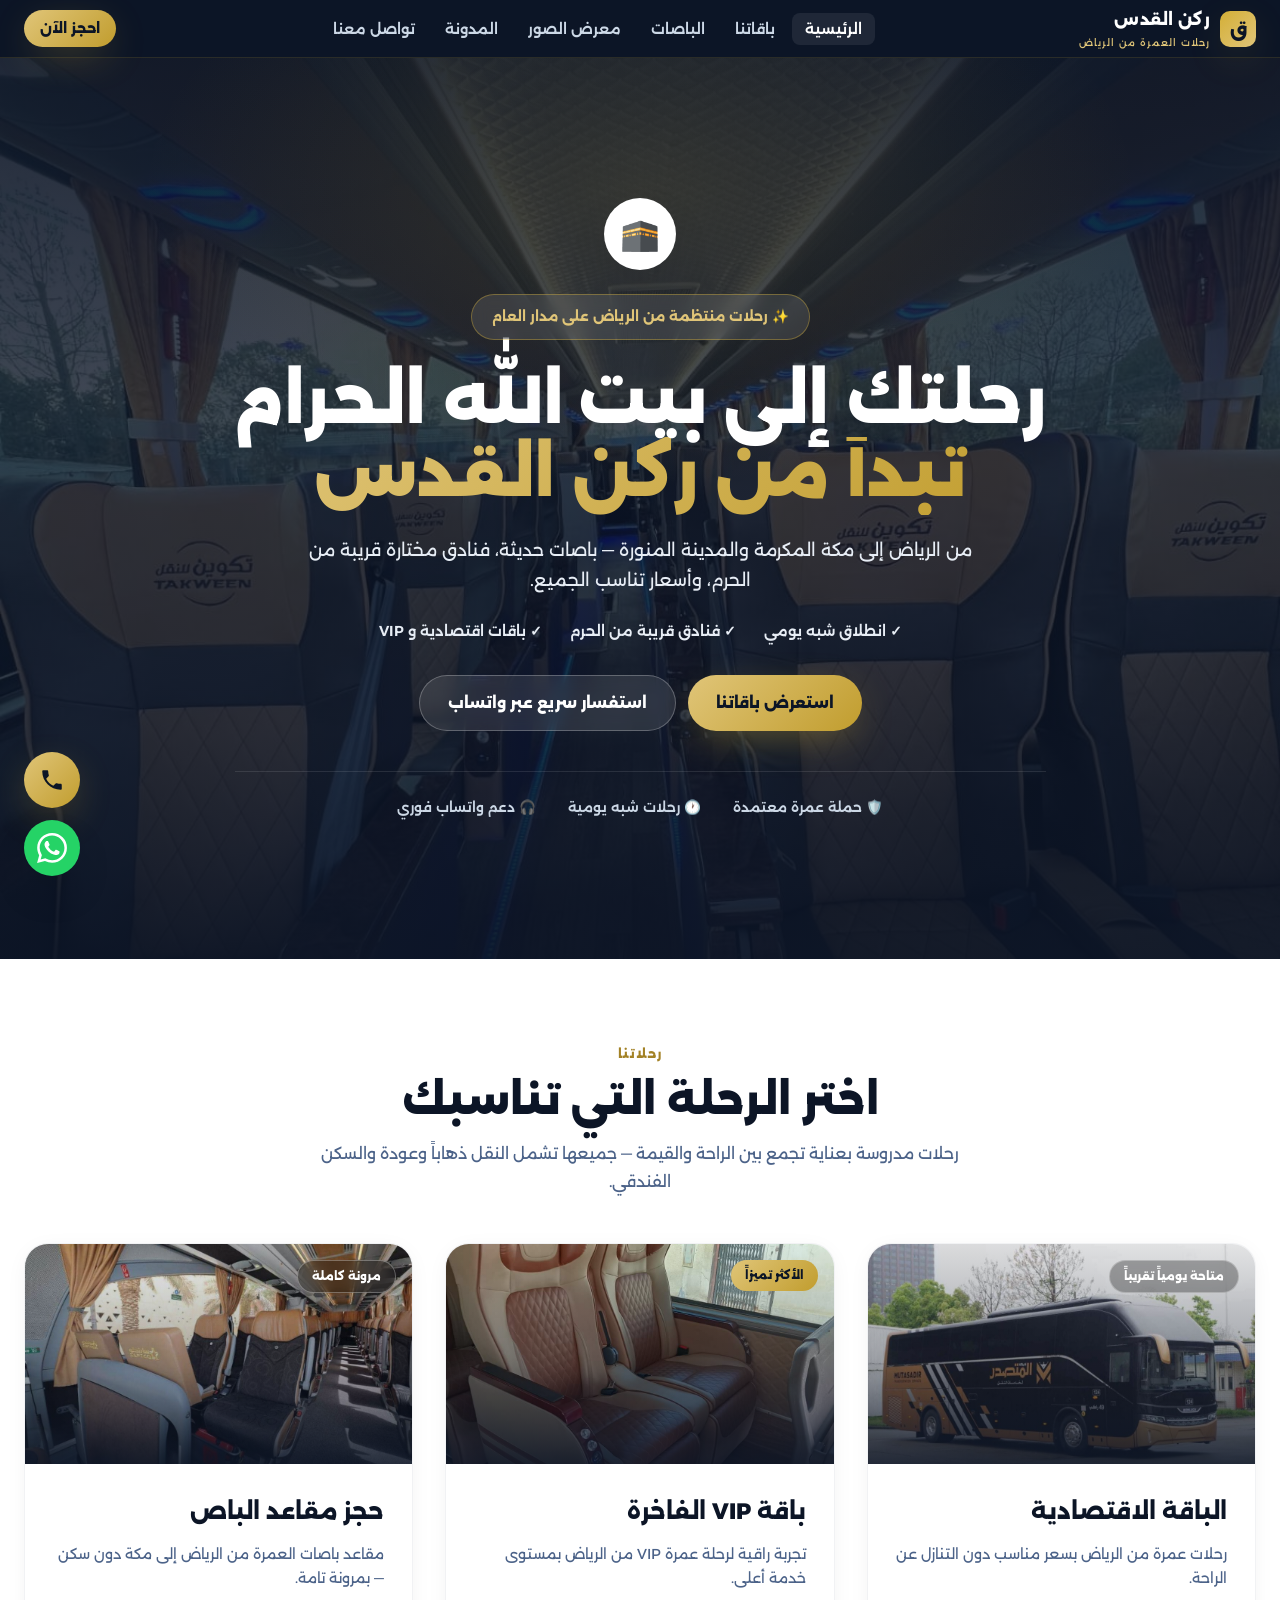
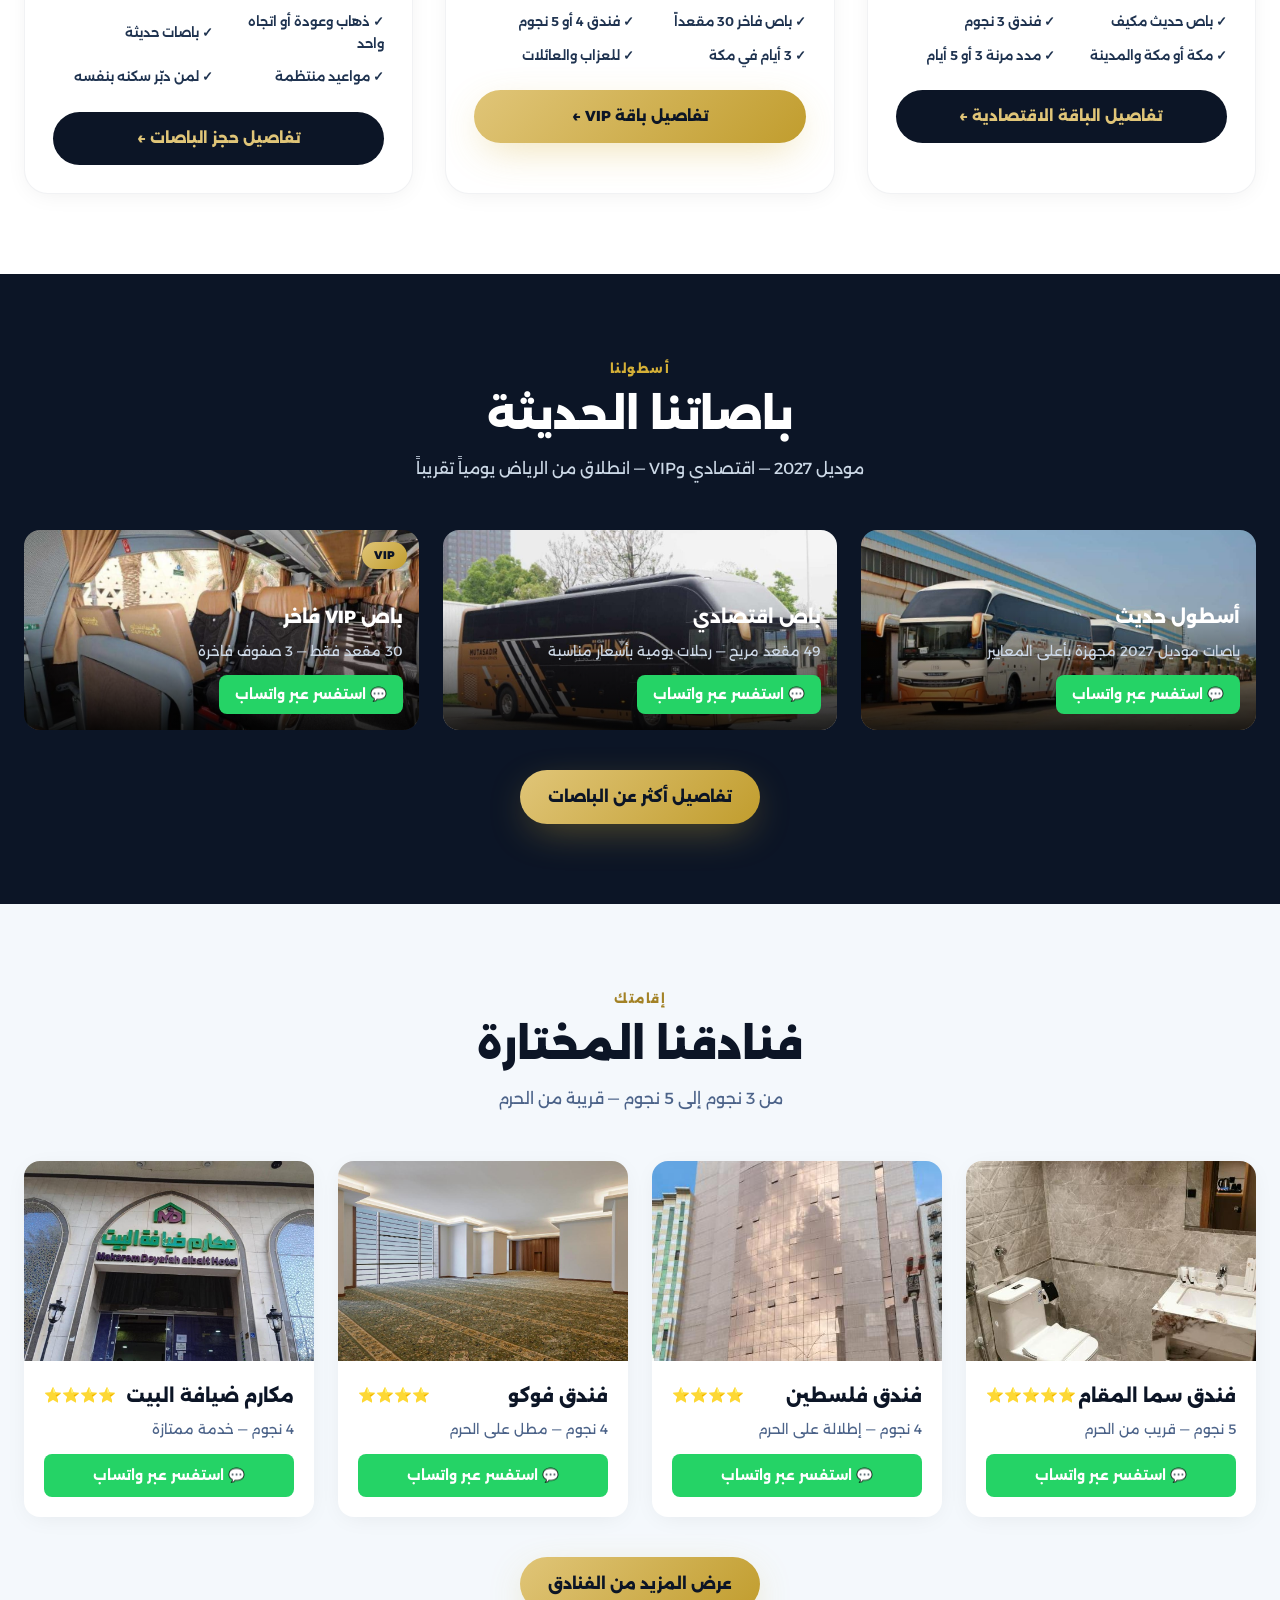
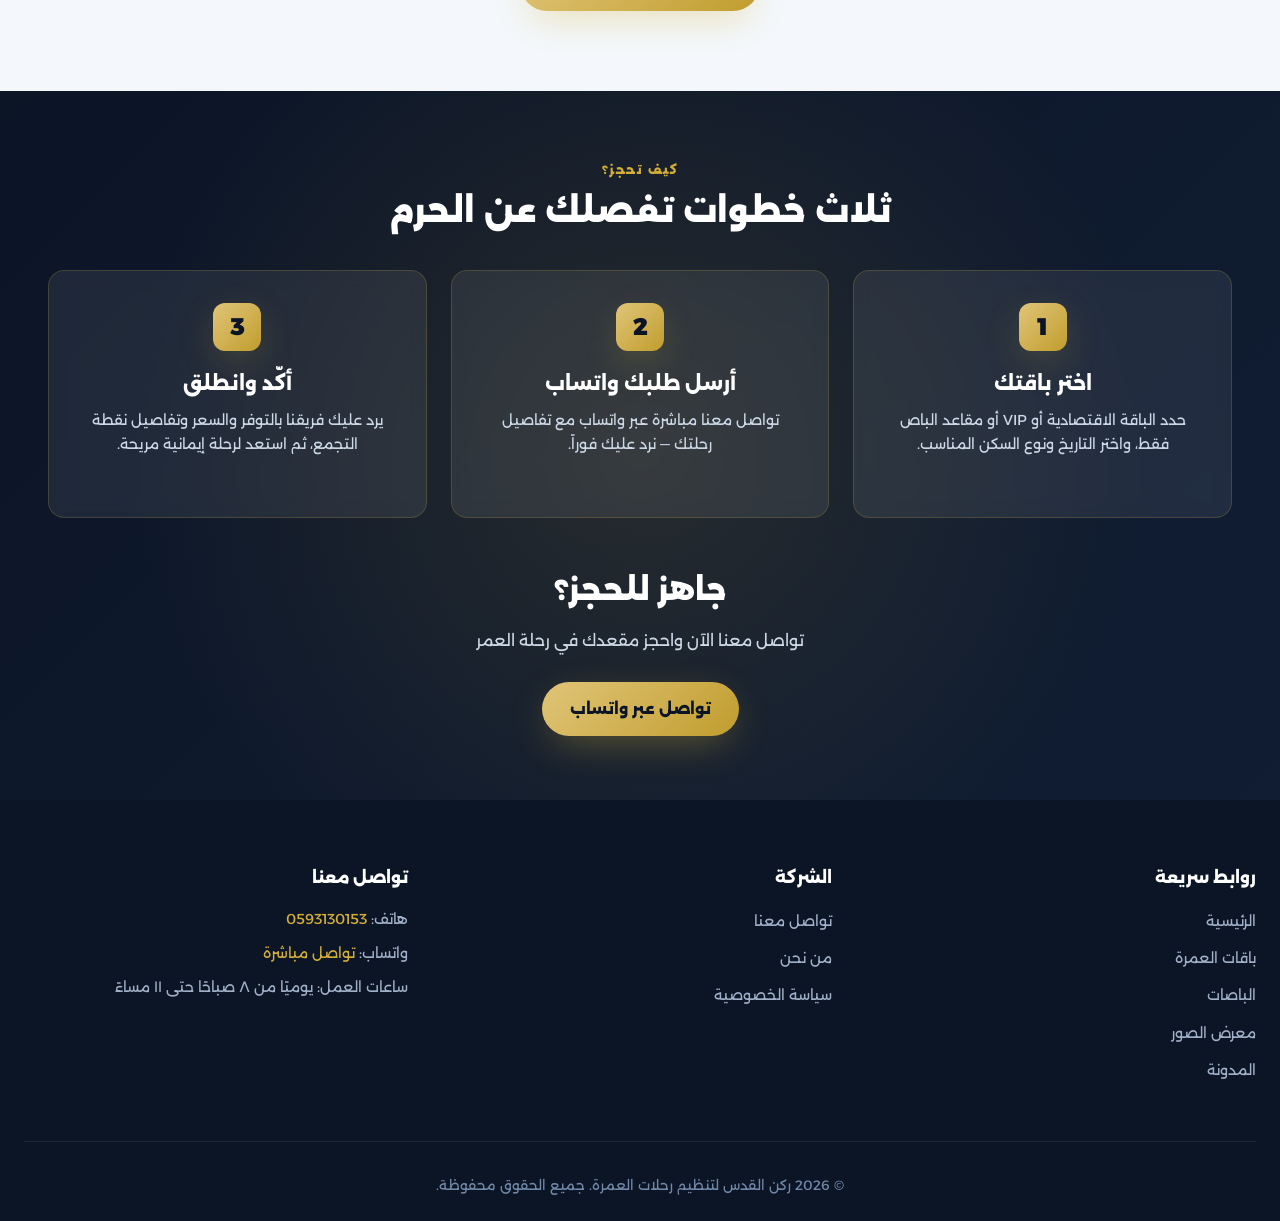
<file: index.html>
<!DOCTYPE html>
<html lang="ar" dir="rtl">
<head>

  <!-- Google tag (gtag.js) -->
<script async src="https://www.googletagmanager.com/gtag/js?id=AW-18353720010"></script>
<script>
  window.dataLayer = window.dataLayer || [];
  function gtag(){dataLayer.push(arguments);}
  gtag('js', new Date());

  gtag('config', 'AW-18353720010');
</script>

  <!-- Event snippet for مشاهدة صفحة conversion page -->
<script>
  gtag('event', 'conversion', {
      'send_to': 'AW-18353720010/2n0HCMbVheocEMqV3q9E',
      'value': 1.0,
      'currency': 'EGP'
  });
</script>


  <!-- Event snippet for مشاهدة صفحة conversion page
In your html page, add the snippet and call gtag_report_conversion when someone clicks on the chosen link or button. -->
<script>
function gtag_report_conversion(url) {
  var callback = function () {
    if (typeof(url) != 'undefined') {
      window.location = url;
    }
  };
  gtag('event', 'conversion', {
      'send_to': 'AW-18353720010/2n0HCMbVheocEMqV3q9E',
      'value': 1.0,
      'currency': 'EGP',
      'event_callback': callback
  });
  return false;
}
</script>


  
<meta charset="UTF-8">
<meta name="viewport" content="width=device-width, initial-scale=1.0">
<title>ركن القدس | رحلات عمرة من الرياض</title>
<meta name="description" content="ركن القدس لتنظيم رحلات العمرة من الرياض — باقات اقتصادية وVIP، فنادق قريبة من الحرم، باصات حديثة، انطلاق شبه يومي.">
<link rel="stylesheet" href="style.css">
</head>
<body>

<header class="site">
  <nav class="main">
    <a href="index.html" class="brand">
      <span class="mark">ق</span>
      <span class="name">ركن القدس<span>رحلات العمرة من الرياض</span></span>
    </a>
    <ul>
      <li><a href="index.html" class="active">الرئيسية</a></li>
      <li><a href="packages.html">باقاتنا</a></li>
      <li><a href="buses.html">الباصات</a></li>
      <li><a href="gallery.html">معرض الصور</a></li>
      <li><a href="blog.html">المدونة</a></li>
      <li><a href="contact.html">تواصل معنا</a></li>
    </ul>
    <a class="nav-cta" href="https://wa.me/966593130153" target="_blank" rel="noopener">احجز الآن</a>
    <button class="burger" aria-label="فتح القائمة" aria-expanded="false">☰</button>
  </nav>
</header>

<a class="call-float" href="tel:+966593130153" aria-label="اتصال مباشر"><svg width="26" height="26" viewBox="0 0 24 24" xmlns="http://www.w3.org/2000/svg"><path d="M6.62 10.79c1.44 2.83 3.76 5.14 6.59 6.59l2.2-2.2c.27-.27.67-.36 1.02-.24 1.12.37 2.33.57 3.57.57.55 0 1 .45 1 1V20c0 .55-.45 1-1 1-9.39 0-17-7.61-17-17 0-.55.45-1 1-1h3.5c.55 0 1 .45 1 1 0 1.25.2 2.45.57 3.57.11.35.03.74-.25 1.02l-2.2 2.2z"/></svg></a>
<a class="wa-float" href="https://wa.me/966593130153" target="_blank" rel="noopener" aria-label="تواصل عبر واتساب"><svg width="30" height="30" viewBox="0 0 24 24" xmlns="http://www.w3.org/2000/svg"><path d="M17.472 14.382c-.297-.149-1.758-.867-2.03-.967-.273-.099-.471-.148-.67.15-.197.297-.767.966-.94 1.164-.173.199-.347.223-.644.075-.297-.15-1.255-.463-2.39-1.475-.883-.788-1.48-1.761-1.653-2.059-.173-.297-.018-.458.13-.606.134-.133.298-.347.446-.52.149-.174.198-.298.298-.497.099-.198.05-.371-.025-.52-.075-.149-.669-1.612-.916-2.207-.242-.579-.487-.5-.669-.51-.173-.008-.371-.01-.57-.01-.198 0-.52.074-.792.372-.272.297-1.04 1.016-1.04 2.479 0 1.462 1.065 2.875 1.213 3.074.149.198 2.096 3.2 5.077 4.487.709.306 1.262.489 1.694.625.712.227 1.36.195 1.871.118.571-.085 1.758-.719 2.006-1.413.248-.694.248-1.289.173-1.413-.074-.124-.272-.198-.57-.347m-5.421 7.403h-.004a9.87 9.87 0 01-5.031-1.378l-.361-.214-3.741.982.998-3.648-.235-.374a9.86 9.86 0 01-1.51-5.26c.001-5.45 4.436-9.884 9.888-9.884 2.64 0 5.122 1.03 6.988 2.898a9.825 9.825 0 012.893 6.994c-.003 5.45-4.437 9.884-9.885 9.884m8.413-18.297A11.815 11.815 0 0012.05 0C5.495 0 .16 5.335.157 11.892c0 2.096.547 4.142 1.588 5.945L.057 24l6.305-1.654a11.882 11.882 0 005.683 1.448h.005c6.554 0 11.89-5.335 11.893-11.893a11.821 11.821 0 00-3.48-8.413z"/></svg></a>

<!-- الهيرو -->
<section class="hero">
  <div class="hero-bg">
    <img src="images/1.jpg" alt="الحرم المكي الشريف" class="hero-bg-slide" id="hero-slide-1">
    <img src="images/3.jpg" alt="الكعبة المشرفة" class="hero-bg-slide" id="hero-slide-2" style="opacity:0;">
    <img src="images/4.jpg" alt="المسجد النبوي" class="hero-bg-slide" id="hero-slide-3" style="opacity:0;">
    <div class="hero-bg-overlay"></div>
    <div class="hero-bg-glow"></div>
  </div>

  <div class="hero-content">
    <div class="hero-icon">🕋</div>

    <span class="hero-badge">
      ✨ رحلات منتظمة من الرياض على مدار العام
    </span>

    <h1>
      رحلتك إلى بيت الله الحرام
      <span class="accent">تبدأ من ركن القدس</span>
    </h1>

    <p class="lead">
      من الرياض إلى مكة المكرمة والمدينة المنورة — باصات حديثة، فنادق مختارة قريبة من الحرم، وأسعار تناسب الجميع.
    </p>

    <div class="hero-features">
      <span>✓ انطلاق شبه يومي</span>
      <span>✓ فنادق قريبة من الحرم</span>
      <span>✓ باقات اقتصادية و VIP</span>
    </div>

    <div class="hero-actions">
      <a class="btn btn-gold" href="packages.html">استعرض باقاتنا</a>
      <a class="btn btn-outline" href="https://wa.me/966593130153" target="_blank" rel="noopener">استفسار سريع عبر واتساب</a>
    </div>

    <div class="hero-trust">
      <span>🛡️ حملة عمرة معتمدة</span>
      <span>🕐 رحلات شبه يومية</span>
      <span>🎧 دعم واتساب فوري</span>
    </div>
  </div>
</section>

<!-- الباقات -->
<section style="background:white;">
  <div class="wrap">
    <div class="section-head reveal">
      <span class="section-badge">رحلاتنا</span>
      <h2>اختر الرحلة التي تناسبك</h2>
      <p>رحلات مدروسة بعناية تجمع بين الراحة والقيمة — جميعها تشمل النقل ذهاباً وعودة والسكن الفندقي.</p>
    </div>

    <div class="packages-grid">

      <!-- الباقة الاقتصادية -->
      <article class="package-card reveal">
        <div class="package-img">
          <img src="images/buses/باص من الخارج.jpg" alt="الباقة الاقتصادية">
          <div class="package-img-overlay"></div>
          <span class="package-badge eco">متاحة يومياً تقريباً</span>
        </div>
        <div class="package-body">
          <h3 class="package-title">الباقة الاقتصادية</h3>
          <p class="package-desc">رحلات عمرة من الرياض بسعر مناسب دون التنازل عن الراحة.</p>
          <div class="package-features">
            <span>✓ باص حديث مكيف</span>
            <span>✓ فندق 3 نجوم</span>
            <span>✓ مكة أو مكة والمدينة</span>
            <span>✓ مدد مرنة 3 أو 5 أيام</span>
          </div>
          <a href="packages.html" class="package-cta">
            تفاصيل الباقة الاقتصادية ←
          </a>
        </div>
      </article>

      <!-- باقة VIP -->
      <article class="package-card reveal">
        <div class="package-img">
          <img src="images/vip.jpg" alt="باقة VIP">
          <div class="package-img-overlay"></div>
          <span class="package-badge vip">الأكثر تميزاً</span>
        </div>
        <div class="package-body">
          <h3 class="package-title">باقة VIP الفاخرة</h3>
          <p class="package-desc">تجربة راقية لرحلة عمرة VIP من الرياض بمستوى خدمة أعلى.</p>
          <div class="package-features">
            <span>✓ باص فاخر 30 مقعداً</span>
            <span>✓ فندق 4 أو 5 نجوم</span>
            <span>✓ 3 أيام في مكة</span>
            <span>✓ للعزاب والعائلات</span>
          </div>
          <a href="packages.html" class="package-cta gold">
            تفاصيل باقة VIP ←
          </a>
        </div>
      </article>

      <!-- حجز مقاعد الباص -->
      <article class="package-card reveal">
        <div class="package-img">
          <img src="images/buses/باص من الداخل 2.jpg" alt="حجز مقاعد الباص">
          <div class="package-img-overlay"></div>
          <span class="package-badge eco">مرونة كاملة</span>
        </div>
        <div class="package-body">
          <h3 class="package-title">حجز مقاعد الباص</h3>
          <p class="package-desc">مقاعد باصات العمرة من الرياض إلى مكة دون سكن — بمرونة تامة.</p>
          <div class="package-features">
            <span>✓ ذهاب وعودة أو اتجاه واحد</span>
            <span>✓ باصات حديثة</span>
            <span>✓ مواعيد منتظمة</span>
            <span>✓ لمن دبّر سكنه بنفسه</span>
          </div>
          <a href="buses.html" class="package-cta">
            تفاصيل حجز الباصات ←
          </a>
        </div>
      </article>

    </div>
  </div>
</section>

<!-- قسم الباصات -->
<section style="background:var(--ink-950);color:white;">
  <div class="wrap">
    <div class="section-head reveal">
      <span class="section-badge" style="color:var(--gold-400);">أسطولنا</span>
      <h2 style="color:white;">باصاتنا الحديثة</h2>
      <p style="color:var(--ink-200);">موديل 2027 — اقتصادي وVIP — انطلاق من الرياض يومياً تقريباً</p>
    </div>

    <div style="display:grid;grid-template-columns:repeat(auto-fit,minmax(300px,1fr));gap:24px;margin-bottom:40px;">

      <div class="reveal" style="position:relative;border-radius:16px;overflow:hidden;background:var(--ink-900);">
        <img src="images/buses/اسطول باصات.jpeg" alt="أسطول الباصات" style="width:100%;height:200px;object-fit:cover;">
        <div style="position:absolute;inset:0;background:linear-gradient(to top,rgba(0,0,0,0.85) 0%,transparent 60%);"></div>
        <div style="position:absolute;bottom:0;left:0;right:0;padding:16px;">
          <h3 style="font-size:1.1rem;font-weight:800;margin-bottom:8px;">أسطول حديث</h3>
          <p style="font-size:0.85rem;color:var(--ink-200);margin-bottom:12px;">باصات موديل 2027 مجهزة بأعلى المعايير</p>
          <a href="https://wa.me/966593130153?text=أريد الاستفسار عن الباصات" target="_blank" rel="noopener" style="display:inline-flex;align-items:center;gap:6px;background:#25D366;color:white;padding:8px 16px;border-radius:8px;font-size:0.85rem;font-weight:700;">
            💬 استفسر عبر واتساب
          </a>
        </div>
      </div>

      <div class="reveal" style="position:relative;border-radius:16px;overflow:hidden;background:var(--ink-900);">
        <img src="images/buses/باص من الخارج.jpg" alt="باص من الخارج" style="width:100%;height:200px;object-fit:cover;">
        <div style="position:absolute;inset:0;background:linear-gradient(to top,rgba(0,0,0,0.85) 0%,transparent 60%);"></div>
        <div style="position:absolute;bottom:0;left:0;right:0;padding:16px;">
          <h3 style="font-size:1.1rem;font-weight:800;margin-bottom:8px;">باص اقتصادي</h3>
          <p style="font-size:0.85rem;color:var(--ink-200);margin-bottom:12px;">49 مقعد مريح — رحلات يومية بأسعار مناسبة</p>
          <a href="https://wa.me/966593130153?text=أريد الاستفسار عن الباص الاقتصادي" target="_blank" rel="noopener" style="display:inline-flex;align-items:center;gap:6px;background:#25D366;color:white;padding:8px 16px;border-radius:8px;font-size:0.85rem;font-weight:700;">
            💬 استفسر عبر واتساب
          </a>
        </div>
      </div>

      <div class="reveal" style="position:relative;border-radius:16px;overflow:hidden;background:var(--ink-900);">
        <img src="images/buses/باص من الداخل 2.jpg" alt="باص VIP من الداخل" style="width:100%;height:200px;object-fit:cover;">
        <div style="position:absolute;inset:0;background:linear-gradient(to top,rgba(0,0,0,0.85) 0%,transparent 60%);"></div>
        <div style="position:absolute;top:12px;right:12px;background:linear-gradient(135deg,var(--gold-300),var(--gold-500));color:var(--ink-950);font-size:0.7rem;font-weight:900;padding:4px 12px;border-radius:999px;">VIP</div>
        <div style="position:absolute;bottom:0;left:0;right:0;padding:16px;">
          <h3 style="font-size:1.1rem;font-weight:800;margin-bottom:8px;">باص VIP فاخر</h3>
          <p style="font-size:0.85rem;color:var(--ink-200);margin-bottom:12px;">30 مقعد فقط — 3 صفوف فاخرة</p>
          <a href="https://wa.me/966593130153?text=أريد الاستفسار عن باص VIP" target="_blank" rel="noopener" style="display:inline-flex;align-items:center;gap:6px;background:#25D366;color:white;padding:8px 16px;border-radius:8px;font-size:0.85rem;font-weight:700;">
            💬 استفسر عبر واتساب
          </a>
        </div>
      </div>

    </div>

    <div style="text-align:center;" class="reveal">
      <a href="buses.html" class="btn btn-gold">تفاصيل أكثر عن الباصات</a>
    </div>
  </div>
</section>

<!-- الفنادق -->
<section style="background:#f4f8fc;">
  <div class="wrap">
    <div class="section-head reveal">
      <span class="section-badge">إقامتك</span>
      <h2>فنادقنا المختارة</h2>
      <p>من 3 نجوم إلى 5 نجوم — قريبة من الحرم</p>
    </div>

    <div style="display:grid;grid-template-columns:repeat(auto-fit,minmax(280px,1fr));gap:24px;">

      <div class="reveal" style="background:white;border-radius:16px;overflow:hidden;box-shadow:var(--shadow-soft);">
        <img src="images/hotels/sama-1.jpg" alt="فندق سما المقام" style="width:100%;height:200px;object-fit:cover;">
        <div style="padding:20px;">
          <div style="display:flex;align-items:center;justify-content:space-between;margin-bottom:8px;">
            <h3 style="font-size:1.1rem;font-weight:800;color:var(--ink-950);">فندق سما المقام</h3>
            <span style="color:var(--gold-500);font-size:0.9rem;">⭐⭐⭐⭐⭐</span>
          </div>
          <p style="font-size:0.85rem;color:var(--ink-500);margin-bottom:12px;">5 نجوم — قريب من الحرم</p>
          <a href="https://wa.me/966593130153?text=أريد الاستفسار عن فندق سما المقام" target="_blank" rel="noopener" style="display:flex;align-items:center;justify-content:center;gap:6px;background:#25D366;color:white;padding:10px;border-radius:8px;font-size:0.85rem;font-weight:700;">
            💬 استفسر عبر واتساب
          </a>
        </div>
      </div>

      <div class="reveal" style="background:white;border-radius:16px;overflow:hidden;box-shadow:var(--shadow-soft);">
        <img src="images/hotels/palestine-1.jpg" alt="فندق فلسطين" style="width:100%;height:200px;object-fit:cover;">
        <div style="padding:20px;">
          <div style="display:flex;align-items:center;justify-content:space-between;margin-bottom:8px;">
            <h3 style="font-size:1.1rem;font-weight:800;color:var(--ink-950);">فندق فلسطين</h3>
            <span style="color:var(--gold-500);font-size:0.9rem;">⭐⭐⭐⭐</span>
          </div>
          <p style="font-size:0.85rem;color:var(--ink-500);margin-bottom:12px;">4 نجوم — إطلالة على الحرم</p>
          <a href="https://wa.me/966593130153?text=أريد الاستفسار عن فندق فلسطين" target="_blank" rel="noopener" style="display:flex;align-items:center;justify-content:center;gap:6px;background:#25D366;color:white;padding:10px;border-radius:8px;font-size:0.85rem;font-weight:700;">
            💬 استفسر عبر واتساب
          </a>
        </div>
      </div>

      <div class="reveal" style="background:white;border-radius:16px;overflow:hidden;box-shadow:var(--shadow-soft);">
        <img src="images/hotels/fuko-1.jpg" alt="فندق فوكو" style="width:100%;height:200px;object-fit:cover;">
        <div style="padding:20px;">
          <div style="display:flex;align-items:center;justify-content:space-between;margin-bottom:8px;">
            <h3 style="font-size:1.1rem;font-weight:800;color:var(--ink-950);">فندق فوكو</h3>
            <span style="color:var(--gold-500);font-size:0.9rem;">⭐⭐⭐⭐</span>
          </div>
          <p style="font-size:0.85rem;color:var(--ink-500);margin-bottom:12px;">4 نجوم — مطل على الحرم</p>
          <a href="https://wa.me/966593130153?text=أريد الاستفسار عن فندق فوكو" target="_blank" rel="noopener" style="display:flex;align-items:center;justify-content:center;gap:6px;background:#25D366;color:white;padding:10px;border-radius:8px;font-size:0.85rem;font-weight:700;">
            💬 استفسر عبر واتساب
          </a>
        </div>
      </div>

      <div class="reveal" style="background:white;border-radius:16px;overflow:hidden;box-shadow:var(--shadow-soft);">
        <img src="images/hotels/makarem-1.jpg" alt="مكارم ضيافة البيت" style="width:100%;height:200px;object-fit:cover;">
        <div style="padding:20px;">
          <div style="display:flex;align-items:center;justify-content:space-between;margin-bottom:8px;">
            <h3 style="font-size:1.1rem;font-weight:800;color:var(--ink-950);">مكارم ضيافة البيت</h3>
            <span style="color:var(--gold-500);font-size:0.9rem;">⭐⭐⭐⭐</span>
          </div>
          <p style="font-size:0.85rem;color:var(--ink-500);margin-bottom:12px;">4 نجوم — خدمة ممتازة</p>
          <a href="https://wa.me/966593130153?text=أريد الاستفسار عن مكارم ضيافة البيت" target="_blank" rel="noopener" style="display:flex;align-items:center;justify-content:center;gap:6px;background:#25D366;color:white;padding:10px;border-radius:8px;font-size:0.85rem;font-weight:700;">
            💬 استفسر عبر واتساب
          </a>
        </div>
      </div>

    </div>

    <div style="text-align:center;margin-top:40px;">
      <a href="gallery.html" class="btn btn-gold reveal">عرض المزيد من الفنادق</a>
    </div>
  </div>
</section>

<!-- خطوات الحجز -->
<section class="cta-band">
  <div class="wrap">
    <div class="section-head reveal" style="margin-bottom:40px;">
      <span class="section-badge" style="color:var(--gold-400);">كيف تحجز؟</span>
      <h2 style="color:white;">ثلاث خطوات تفصلك عن الحرم</h2>
    </div>

    <div style="display:grid;grid-template-columns:repeat(auto-fit,minmax(280px,1fr));gap:24px;margin-bottom:48px;">
      <div class="reveal" style="background:rgba(255,255,255,0.08);backdrop-filter:blur(8px);border-radius:16px;padding:32px;text-align:center;border:1px solid rgba(212,175,55,0.2);">
        <div style="width:48px;height:48px;margin:0 auto 16px;background:linear-gradient(135deg,var(--gold-300),var(--gold-500));border-radius:12px;display:grid;place-items:center;font-size:1.5rem;font-weight:900;color:var(--ink-950);box-shadow:var(--shadow-gold);">1</div>
        <h3 style="font-size:1.2rem;font-weight:800;color:white;margin-bottom:8px;">اختر باقتك</h3>
        <p style="font-size:0.9rem;color:var(--ink-200);line-height:1.7;">حدد الباقة الاقتصادية أو VIP أو مقاعد الباص فقط، واختر التاريخ ونوع السكن المناسب.</p>
      </div>
      <div class="reveal" style="background:rgba(255,255,255,0.08);backdrop-filter:blur(8px);border-radius:16px;padding:32px;text-align:center;border:1px solid rgba(212,175,55,0.2);">
        <div style="width:48px;height:48px;margin:0 auto 16px;background:linear-gradient(135deg,var(--gold-300),var(--gold-500));border-radius:12px;display:grid;place-items:center;font-size:1.5rem;font-weight:900;color:var(--ink-950);box-shadow:var(--shadow-gold);">2</div>
        <h3 style="font-size:1.2rem;font-weight:800;color:white;margin-bottom:8px;">أرسل طلبك واتساب</h3>
        <p style="font-size:0.9rem;color:var(--ink-200);line-height:1.7;">تواصل معنا مباشرة عبر واتساب مع تفاصيل رحلتك — نرد عليك فوراً.</p>
      </div>
      <div class="reveal" style="background:rgba(255,255,255,0.08);backdrop-filter:blur(8px);border-radius:16px;padding:32px;text-align:center;border:1px solid rgba(212,175,55,0.2);">
        <div style="width:48px;height:48px;margin:0 auto 16px;background:linear-gradient(135deg,var(--gold-300),var(--gold-500));border-radius:12px;display:grid;place-items:center;font-size:1.5rem;font-weight:900;color:var(--ink-950);box-shadow:var(--shadow-gold);">3</div>
        <h3 style="font-size:1.2rem;font-weight:800;color:white;margin-bottom:8px;">أكّد وانطلق</h3>
        <p style="font-size:0.9rem;color:var(--ink-200);line-height:1.7;">يرد عليك فريقنا بالتوفر والسعر وتفاصيل نقطة التجمع، ثم استعد لرحلة إيمانية مريحة.</p>
      </div>
    </div>

    <div class="reveal">
      <h2 style="font-size:1.8rem;margin-bottom:12px;">جاهز للحجز؟</h2>
      <p style="font-size:1rem;color:var(--ink-200);margin-bottom:28px;">تواصل معنا الآن واحجز مقعدك في رحلة العمر</p>
      <a class="btn btn-gold" href="https://wa.me/966593130153" target="_blank" rel="noopener">تواصل عبر واتساب</a>
    </div>
  </div>
</section>

<footer class="site-footer">
  <div class="wrap">
    <div class="footer-grid">
      <div class="footer-col">
        <h4>روابط سريعة</h4>
        <ul>
          <li><a href="index.html">الرئيسية</a></li>
          <li><a href="packages.html">باقات العمرة</a></li>
          <li><a href="buses.html">الباصات</a></li>
          <li><a href="gallery.html">معرض الصور</a></li>
          <li><a href="blog.html">المدونة</a></li>
        </ul>
      </div>
      <div class="footer-col">
        <h4>الشركة</h4>
        <ul>
          <li><a href="contact.html">تواصل معنا</a></li>
          <li><a href="#">من نحن</a></li>
          <li><a href="#">سياسة الخصوصية</a></li>
        </ul>
      </div>
      <div class="footer-col">
        <h4>تواصل معنا</h4>
        <p>هاتف: <a href="tel:+966593130153">0593130153</a></p>
        <p>واتساب: <a href="https://wa.me/966593130153" target="_blank" rel="noopener">تواصل مباشرة</a></p>
        <p>ساعات العمل: يوميًا من ٨ صباحًا حتى ١١ مساءً</p>
      </div>
    </div>
    <div class="footer-bottom">
      <p>© 2026 ركن القدس لتنظيم رحلات العمرة. جميع الحقوق محفوظة.</p>
    </div>
  </div>
</footer>

<script src="script.js"></script>
<script>
// Hero background slideshow
(function(){
  var slides = document.querySelectorAll('.hero-bg-slide');
  if(slides.length > 1){
    var idx = 0;
    setInterval(function(){
      idx = (idx + 1) % slides.length;
      slides.forEach(function(s, i){
        s.style.opacity = i === idx ? '1' : '0';
      });
    }, 5000);
  }
})();

// Reveal animation on scroll
(function(){
  var observer = new IntersectionObserver(function(entries){
    entries.forEach(function(e){
      if(e.isIntersecting){
        e.target.classList.add('visible');
        observer.unobserve(e.target);
      }
    });
  }, {threshold: 0.1});

  document.querySelectorAll('.reveal').forEach(function(el){
    observer.observe(el);
  });
})();
</script>
</body>
</html>
</file>
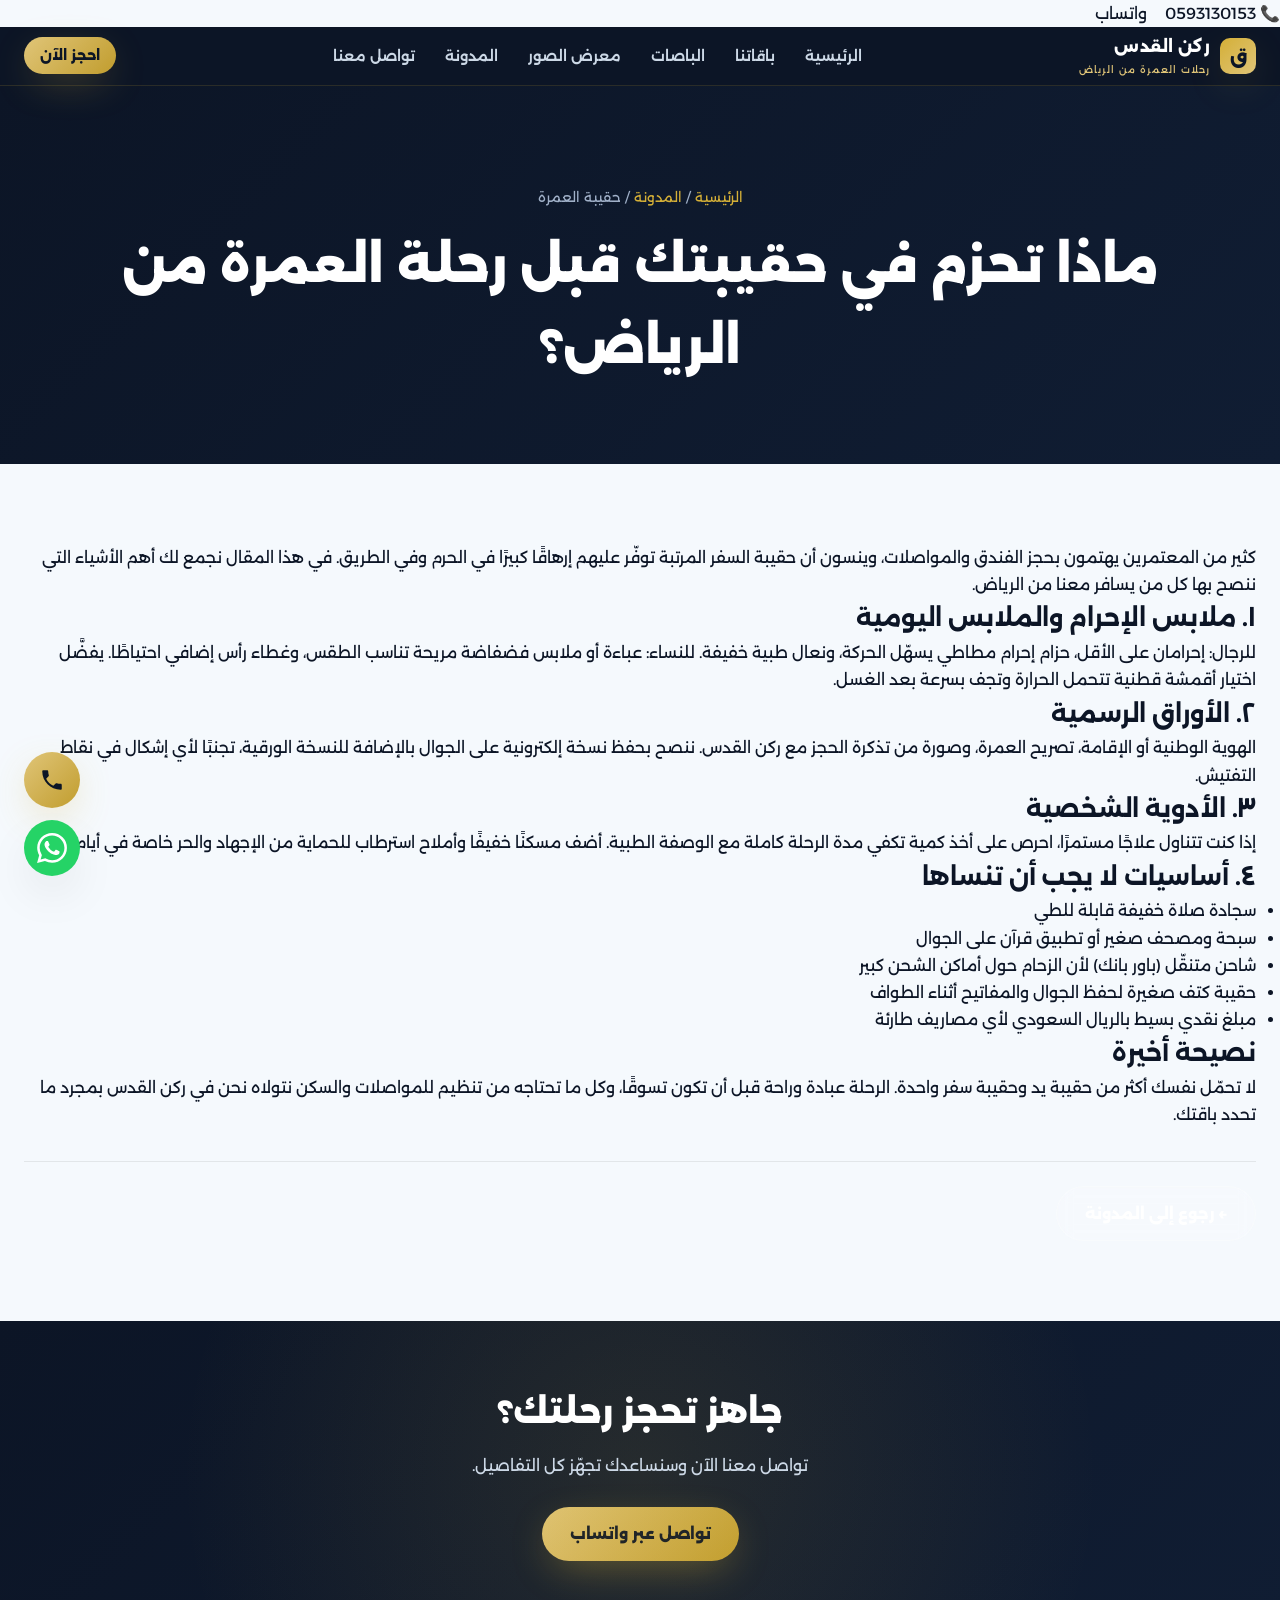
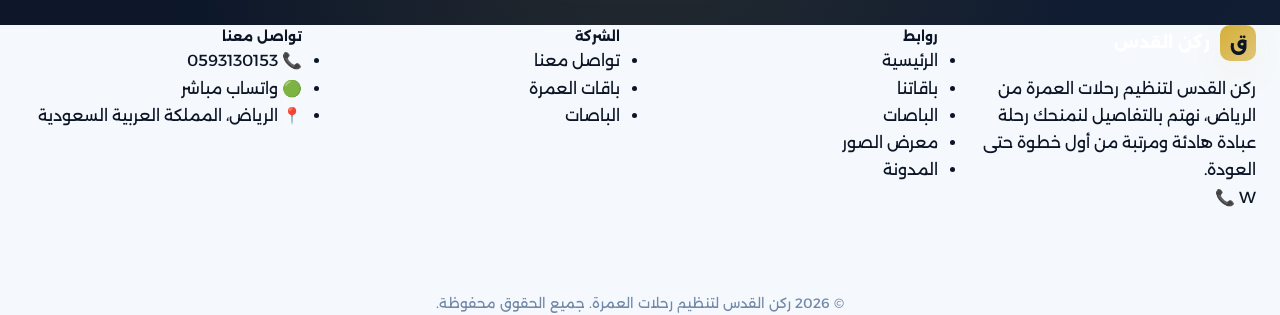
<file: blog-post-1.html>
<!DOCTYPE html>
<html lang="ar" dir="rtl">
<head>
<meta charset="UTF-8">
<meta name="viewport" content="width=device-width, initial-scale=1.0">
<title>ماذا تحزم في حقيبتك قبل رحلة العمرة؟ | ركن القدس</title>
<link rel="stylesheet" href="style.css">
</head>
<body>

    <div style="display:flex;gap:18px;">
      <a href="tel:+966593130153">📞 0593130153</a>
      <a href="https://wa.me/966593130153" target="_blank" rel="noopener">واتساب</a>
    </div>
  </div>
</div>

<header class="site">
  <nav class="main">
    <a href="index.html" class="brand">
      <span class="mark">ق</span>
      <span class="name">ركن القدس<span>رحلات العمرة من الرياض</span></span>
    </a>
    <ul>
      <li><a href="index.html">الرئيسية</a></li>
      <li><a href="packages.html">باقاتنا</a></li>
      <li><a href="buses.html">الباصات</a></li>
      <li><a href="gallery.html">معرض الصور</a></li>
      <li><a href="blog.html">المدونة</a></li>
      <li><a href="contact.html">تواصل معنا</a></li>
    </ul>
    <a class="nav-cta" href="https://wa.me/966593130153" target="_blank" rel="noopener">احجز الآن</a>
    <button class="burger" aria-label="فتح القائمة" aria-expanded="false">☰</button>
  </nav>
</header>

<a class="call-float" href="tel:+966593130153" aria-label="اتصال مباشر"><svg width="26" height="26" viewBox="0 0 24 24" xmlns="http://www.w3.org/2000/svg"><path d="M6.62 10.79c1.44 2.83 3.76 5.14 6.59 6.59l2.2-2.2c.27-.27.67-.36 1.02-.24 1.12.37 2.33.57 3.57.57.55 0 1 .45 1 1V20c0 .55-.45 1-1 1-9.39 0-17-7.61-17-17 0-.55.45-1 1-1h3.5c.55 0 1 .45 1 1 0 1.25.2 2.45.57 3.57.11.35.03.74-.25 1.02l-2.2 2.2z"/></svg></a>
<a class="wa-float" href="https://wa.me/966593130153" target="_blank" rel="noopener" aria-label="تواصل عبر واتساب"><svg width="30" height="30" viewBox="0 0 24 24" xmlns="http://www.w3.org/2000/svg"><path d="M17.472 14.382c-.297-.149-1.758-.867-2.03-.967-.273-.099-.471-.148-.67.15-.197.297-.767.966-.94 1.164-.173.199-.347.223-.644.075-.297-.15-1.255-.463-2.39-1.475-.883-.788-1.48-1.761-1.653-2.059-.173-.297-.018-.458.13-.606.134-.133.298-.347.446-.52.149-.174.198-.298.298-.497.099-.198.05-.371-.025-.52-.075-.149-.669-1.612-.916-2.207-.242-.579-.487-.5-.669-.51-.173-.008-.371-.01-.57-.01-.198 0-.52.074-.792.372-.272.297-1.04 1.016-1.04 2.479 0 1.462 1.065 2.875 1.213 3.074.149.198 2.096 3.2 5.077 4.487.709.306 1.262.489 1.694.625.712.227 1.36.195 1.871.118.571-.085 1.758-.719 2.006-1.413.248-.694.248-1.289.173-1.413-.074-.124-.272-.198-.57-.347m-5.421 7.403h-.004a9.87 9.87 0 01-5.031-1.378l-.361-.214-3.741.982.998-3.648-.235-.374a9.86 9.86 0 01-1.51-5.26c.001-5.45 4.436-9.884 9.888-9.884 2.64 0 5.122 1.03 6.988 2.898a9.825 9.825 0 012.893 6.994c-.003 5.45-4.437 9.884-9.885 9.884m8.413-18.297A11.815 11.815 0 0012.05 0C5.495 0 .16 5.335.157 11.892c0 2.096.547 4.142 1.588 5.945L.057 24l6.305-1.654a11.882 11.882 0 005.683 1.448h.005c6.554 0 11.89-5.335 11.893-11.893a11.821 11.821 0 00-3.48-8.413z"/></svg></a>

<section class="page-hero">
  <div class="wrap">
    <div class="breadcrumb"><a href="index.html">الرئيسية</a> / <a href="blog.html">المدونة</a> / حقيبة العمرة</div>
    <h1>ماذا تحزم في حقيبتك قبل رحلة العمرة من الرياض؟</h1>
  </div>
</section>

<section>
  <div class="wrap">
    <article class="blog-post">
      <p>كثير من المعتمرين يهتمون بحجز الفندق والمواصلات، وينسون أن حقيبة السفر المرتبة توفّر عليهم إرهاقًا كبيرًا في الحرم وفي الطريق. في هذا المقال نجمع لك أهم الأشياء التي ننصح بها كل من يسافر معنا من الرياض.</p>

      <h2>١. ملابس الإحرام والملابس اليومية</h2>
      <p>للرجال: إحرامان على الأقل، حزام إحرام مطاطي يسهّل الحركة، ونعال طبية خفيفة. للنساء: عباءة أو ملابس فضفاضة مريحة تناسب الطقس، وغطاء رأس إضافي احتياطًا. يفضَّل اختيار أقمشة قطنية تتحمل الحرارة وتجف بسرعة بعد الغسل.</p>

      <h2>٢. الأوراق الرسمية</h2>
      <p>الهوية الوطنية أو الإقامة، تصريح العمرة، وصورة من تذكرة الحجز مع ركن القدس. ننصح بحفظ نسخة إلكترونية على الجوال بالإضافة للنسخة الورقية، تجنبًا لأي إشكال في نقاط التفتيش.</p>

      <h2>٣. الأدوية الشخصية</h2>
      <p>إذا كنت تتناول علاجًا مستمرًا، احرص على أخذ كمية تكفي مدة الرحلة كاملة مع الوصفة الطبية. أضف مسكنًا خفيفًا وأملاح استرطاب للحماية من الإجهاد والحر خاصة في أيام الزحام.</p>

      <h2>٤. أساسيات لا يجب أن تنساها</h2>
      <ul>
        <li>سجادة صلاة خفيفة قابلة للطي</li>
        <li>سبحة ومصحف صغير أو تطبيق قرآن على الجوال</li>
        <li>شاحن متنقّل (باور بانك) لأن الزحام حول أماكن الشحن كبير</li>
        <li>حقيبة كتف صغيرة لحفظ الجوال والمفاتيح أثناء الطواف</li>
        <li>مبلغ نقدي بسيط بالريال السعودي لأي مصاريف طارئة</li>
      </ul>

      <h2>نصيحة أخيرة</h2>
      <p>لا تحمّل نفسك أكثر من حقيبة يد وحقيبة سفر واحدة. الرحلة عبادة وراحة قبل أن تكون تسوقًا، وكل ما تحتاجه من تنظيم للمواصلات والسكن نتولاه نحن في ركن القدس بمجرد ما تحدد باقتك.</p>

      <div style="margin-top:32px;padding-top:24px;border-top:1px solid rgba(0,0,0,.08);">
        <a class="btn btn-outline" href="blog.html">← رجوع إلى المدونة</a>
      </div>
    </article>
  </div>
</section>

<section class="cta-band">
  <div class="wrap">
    <h2>جاهز تحجز رحلتك؟</h2>
    <p>تواصل معنا الآن وسنساعدك تجهّز كل التفاصيل.</p>
    <a class="btn btn-gold" href="https://wa.me/966593130153" target="_blank" rel="noopener">تواصل عبر واتساب</a>
  </div>
</section>

<footer class="site">
  <div class="wrap">
    <div class="footer-grid">
      <div>
        <a href="index.html" class="brand" style="margin-bottom:14px;display:flex;">
          <span class="mark">ق</span>
          <span class="name">ركن القدس</span>
        </a>
        <p class="about">ركن القدس لتنظيم رحلات العمرة من الرياض، نهتم بالتفاصيل لنمنحك رحلة عبادة هادئة ومرتبة من أول خطوة حتى العودة.</p>
        <div class="social">
          <a href="https://wa.me/966593130153" target="_blank" rel="noopener" aria-label="واتساب">W</a>
          <a href="tel:+966593130153" aria-label="اتصال">📞</a>
        </div>
      </div>
      <div>
        <h5>روابط</h5>
        <ul>
          <li><a href="index.html">الرئيسية</a></li>
          <li><a href="packages.html">باقاتنا</a></li>
          <li><a href="buses.html">الباصات</a></li>
      <li><a href="gallery.html">معرض الصور</a></li>
          <li><a href="blog.html">المدونة</a></li>
        </ul>
      </div>
      <div>
        <h5>الشركة</h5>
        <ul>
          <li><a href="contact.html">تواصل معنا</a></li>
          <li><a href="packages.html">باقات العمرة</a></li>
          <li><a href="buses.html">الباصات</a></li>
        </ul>
      </div>
      <div>
        <h5>تواصل معنا</h5>
        <ul>
          <li>📞 <a href="tel:+966593130153">0593130153</a></li>
          <li>🟢 <a href="https://wa.me/966593130153" target="_blank" rel="noopener">واتساب مباشر</a></li>
          <li>📍 الرياض، المملكة العربية السعودية</li>
        </ul>
      </div>
    </div>
    <div class="footer-bottom">© 2026 ركن القدس لتنظيم رحلات العمرة. جميع الحقوق محفوظة.</div>
  </div>
</footer>

<script src="script.js"></script>
</body>
</html>
</file>
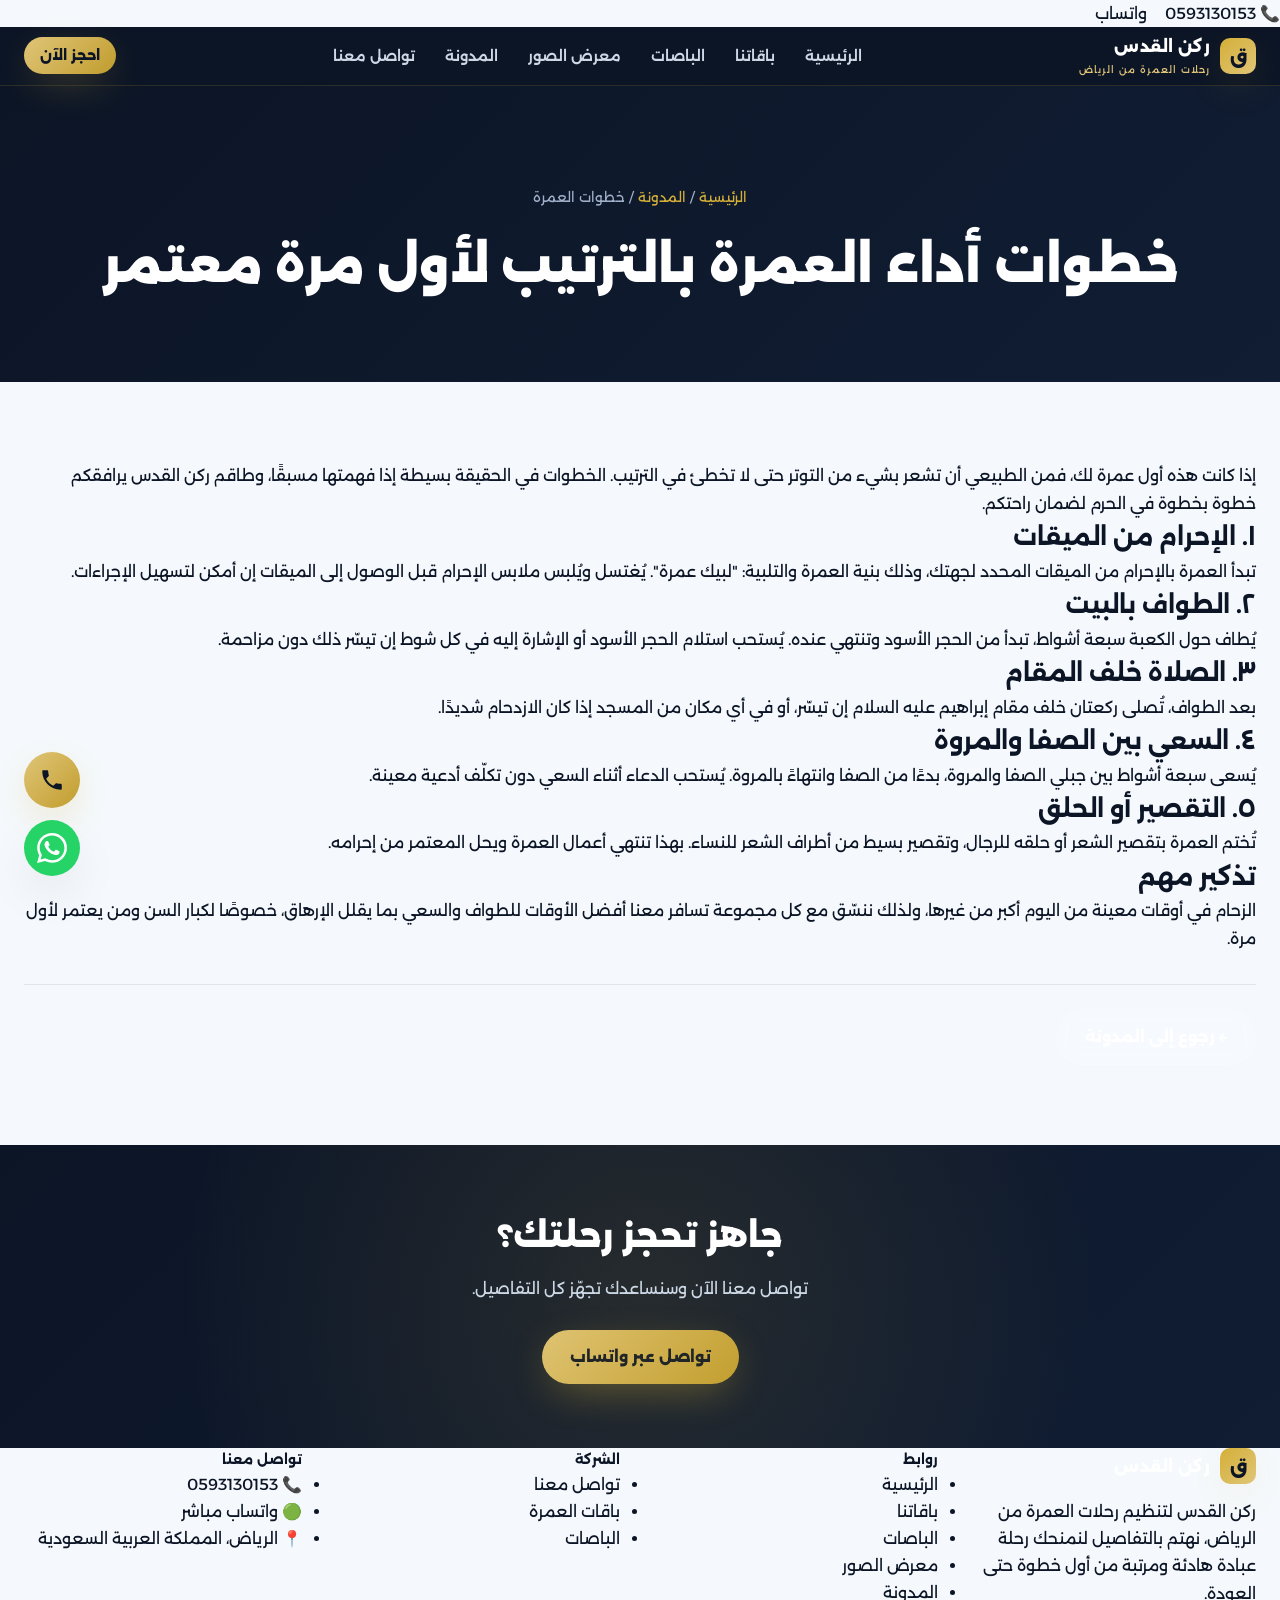
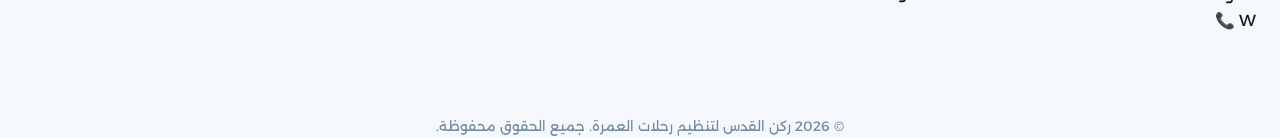
<file: blog-post-2.html>
<!DOCTYPE html>
<html lang="ar" dir="rtl">
<head>
<meta charset="UTF-8">
<meta name="viewport" content="width=device-width, initial-scale=1.0">
<title>خطوات أداء العمرة بالترتيب | ركن القدس</title>
<link rel="stylesheet" href="style.css">
</head>
<body>

    <div style="display:flex;gap:18px;">
      <a href="tel:+966593130153">📞 0593130153</a>
      <a href="https://wa.me/966593130153" target="_blank" rel="noopener">واتساب</a>
    </div>
  </div>
</div>

<header class="site">
  <nav class="main">
    <a href="index.html" class="brand">
      <span class="mark">ق</span>
      <span class="name">ركن القدس<span>رحلات العمرة من الرياض</span></span>
    </a>
    <ul>
      <li><a href="index.html">الرئيسية</a></li>
      <li><a href="packages.html">باقاتنا</a></li>
      <li><a href="buses.html">الباصات</a></li>
      <li><a href="gallery.html">معرض الصور</a></li>
      <li><a href="blog.html">المدونة</a></li>
      <li><a href="contact.html">تواصل معنا</a></li>
    </ul>
    <a class="nav-cta" href="https://wa.me/966593130153" target="_blank" rel="noopener">احجز الآن</a>
    <button class="burger" aria-label="فتح القائمة" aria-expanded="false">☰</button>
  </nav>
</header>

<a class="call-float" href="tel:+966593130153" aria-label="اتصال مباشر"><svg width="26" height="26" viewBox="0 0 24 24" xmlns="http://www.w3.org/2000/svg"><path d="M6.62 10.79c1.44 2.83 3.76 5.14 6.59 6.59l2.2-2.2c.27-.27.67-.36 1.02-.24 1.12.37 2.33.57 3.57.57.55 0 1 .45 1 1V20c0 .55-.45 1-1 1-9.39 0-17-7.61-17-17 0-.55.45-1 1-1h3.5c.55 0 1 .45 1 1 0 1.25.2 2.45.57 3.57.11.35.03.74-.25 1.02l-2.2 2.2z"/></svg></a>
<a class="wa-float" href="https://wa.me/966593130153" target="_blank" rel="noopener" aria-label="تواصل عبر واتساب"><svg width="30" height="30" viewBox="0 0 24 24" xmlns="http://www.w3.org/2000/svg"><path d="M17.472 14.382c-.297-.149-1.758-.867-2.03-.967-.273-.099-.471-.148-.67.15-.197.297-.767.966-.94 1.164-.173.199-.347.223-.644.075-.297-.15-1.255-.463-2.39-1.475-.883-.788-1.48-1.761-1.653-2.059-.173-.297-.018-.458.13-.606.134-.133.298-.347.446-.52.149-.174.198-.298.298-.497.099-.198.05-.371-.025-.52-.075-.149-.669-1.612-.916-2.207-.242-.579-.487-.5-.669-.51-.173-.008-.371-.01-.57-.01-.198 0-.52.074-.792.372-.272.297-1.04 1.016-1.04 2.479 0 1.462 1.065 2.875 1.213 3.074.149.198 2.096 3.2 5.077 4.487.709.306 1.262.489 1.694.625.712.227 1.36.195 1.871.118.571-.085 1.758-.719 2.006-1.413.248-.694.248-1.289.173-1.413-.074-.124-.272-.198-.57-.347m-5.421 7.403h-.004a9.87 9.87 0 01-5.031-1.378l-.361-.214-3.741.982.998-3.648-.235-.374a9.86 9.86 0 01-1.51-5.26c.001-5.45 4.436-9.884 9.888-9.884 2.64 0 5.122 1.03 6.988 2.898a9.825 9.825 0 012.893 6.994c-.003 5.45-4.437 9.884-9.885 9.884m8.413-18.297A11.815 11.815 0 0012.05 0C5.495 0 .16 5.335.157 11.892c0 2.096.547 4.142 1.588 5.945L.057 24l6.305-1.654a11.882 11.882 0 005.683 1.448h.005c6.554 0 11.89-5.335 11.893-11.893a11.821 11.821 0 00-3.48-8.413z"/></svg></a>

<section class="page-hero">
  <div class="wrap">
    <div class="breadcrumb"><a href="index.html">الرئيسية</a> / <a href="blog.html">المدونة</a> / خطوات العمرة</div>
    <h1>خطوات أداء العمرة بالترتيب لأول مرة معتمر</h1>
  </div>
</section>

<section>
  <div class="wrap">
    <article class="blog-post">
      <p>إذا كانت هذه أول عمرة لك، فمن الطبيعي أن تشعر بشيء من التوتر حتى لا تخطئ في الترتيب. الخطوات في الحقيقة بسيطة إذا فهمتها مسبقًا، وطاقم ركن القدس يرافقكم خطوة بخطوة في الحرم لضمان راحتكم.</p>

      <h2>١. الإحرام من الميقات</h2>
      <p>تبدأ العمرة بالإحرام من الميقات المحدد لجهتك، وذلك بنية العمرة والتلبية: "لبيك عمرة". يُغتسل ويُلبس ملابس الإحرام قبل الوصول إلى الميقات إن أمكن لتسهيل الإجراءات.</p>

      <h2>٢. الطواف بالبيت</h2>
      <p>يُطاف حول الكعبة سبعة أشواط، تبدأ من الحجر الأسود وتنتهي عنده. يُستحب استلام الحجر الأسود أو الإشارة إليه في كل شوط إن تيسّر ذلك دون مزاحمة.</p>

      <h2>٣. الصلاة خلف المقام</h2>
      <p>بعد الطواف، تُصلى ركعتان خلف مقام إبراهيم عليه السلام إن تيسّر، أو في أي مكان من المسجد إذا كان الازدحام شديدًا.</p>

      <h2>٤. السعي بين الصفا والمروة</h2>
      <p>يُسعى سبعة أشواط بين جبلي الصفا والمروة، بدءًا من الصفا وانتهاءً بالمروة. يُستحب الدعاء أثناء السعي دون تكلّف أدعية معينة.</p>

      <h2>٥. التقصير أو الحلق</h2>
      <p>تُختم العمرة بتقصير الشعر أو حلقه للرجال، وتقصير بسيط من أطراف الشعر للنساء. بهذا تنتهي أعمال العمرة ويحل المعتمر من إحرامه.</p>

      <h2>تذكير مهم</h2>
      <p>الزحام في أوقات معينة من اليوم أكبر من غيرها، ولذلك ننسّق مع كل مجموعة تسافر معنا أفضل الأوقات للطواف والسعي بما يقلل الإرهاق، خصوصًا لكبار السن ومن يعتمر لأول مرة.</p>

      <div style="margin-top:32px;padding-top:24px;border-top:1px solid rgba(0,0,0,.08);">
        <a class="btn btn-outline" href="blog.html">← رجوع إلى المدونة</a>
      </div>
    </article>
  </div>
</section>

<section class="cta-band">
  <div class="wrap">
    <h2>جاهز تحجز رحلتك؟</h2>
    <p>تواصل معنا الآن وسنساعدك تجهّز كل التفاصيل.</p>
    <a class="btn btn-gold" href="https://wa.me/966593130153" target="_blank" rel="noopener">تواصل عبر واتساب</a>
  </div>
</section>

<footer class="site">
  <div class="wrap">
    <div class="footer-grid">
      <div>
        <a href="index.html" class="brand" style="margin-bottom:14px;display:flex;">
          <span class="mark">ق</span>
          <span class="name">ركن القدس</span>
        </a>
        <p class="about">ركن القدس لتنظيم رحلات العمرة من الرياض، نهتم بالتفاصيل لنمنحك رحلة عبادة هادئة ومرتبة من أول خطوة حتى العودة.</p>
        <div class="social">
          <a href="https://wa.me/966593130153" target="_blank" rel="noopener" aria-label="واتساب">W</a>
          <a href="tel:+966593130153" aria-label="اتصال">📞</a>
        </div>
      </div>
      <div>
        <h5>روابط</h5>
        <ul>
          <li><a href="index.html">الرئيسية</a></li>
          <li><a href="packages.html">باقاتنا</a></li>
          <li><a href="buses.html">الباصات</a></li>
      <li><a href="gallery.html">معرض الصور</a></li>
          <li><a href="blog.html">المدونة</a></li>
        </ul>
      </div>
      <div>
        <h5>الشركة</h5>
        <ul>
          <li><a href="contact.html">تواصل معنا</a></li>
          <li><a href="packages.html">باقات العمرة</a></li>
          <li><a href="buses.html">الباصات</a></li>
        </ul>
      </div>
      <div>
        <h5>تواصل معنا</h5>
        <ul>
          <li>📞 <a href="tel:+966593130153">0593130153</a></li>
          <li>🟢 <a href="https://wa.me/966593130153" target="_blank" rel="noopener">واتساب مباشر</a></li>
          <li>📍 الرياض، المملكة العربية السعودية</li>
        </ul>
      </div>
    </div>
    <div class="footer-bottom">© 2026 ركن القدس لتنظيم رحلات العمرة. جميع الحقوق محفوظة.</div>
  </div>
</footer>

<script src="script.js"></script>
</body>
</html>
</file>
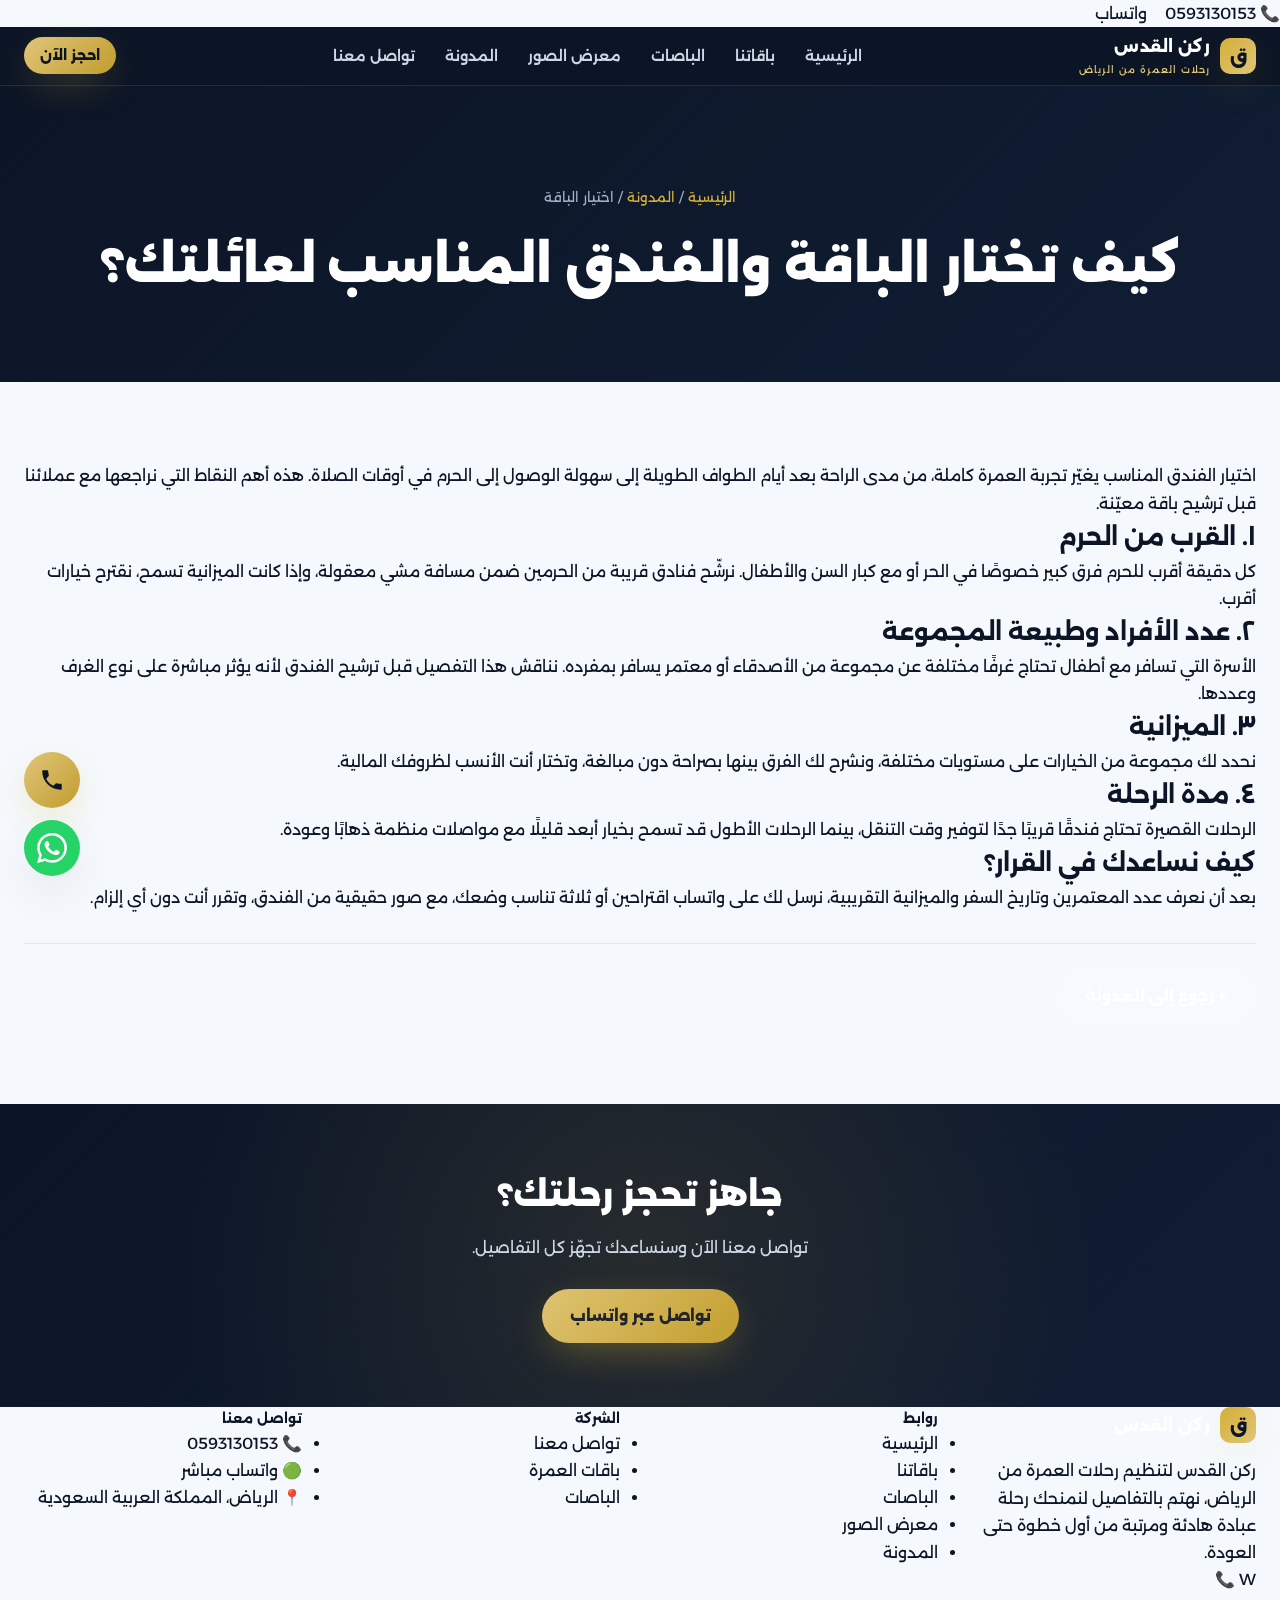
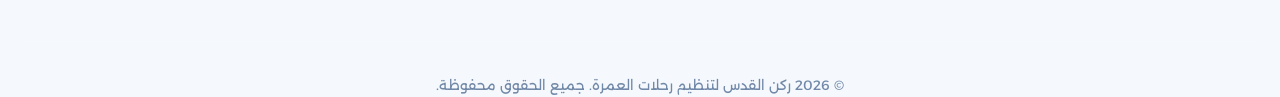
<file: blog-post-3.html>
<!DOCTYPE html>
<html lang="ar" dir="rtl">
<head>
<meta charset="UTF-8">
<meta name="viewport" content="width=device-width, initial-scale=1.0">
<title>كيف تختار الباقة والفندق المناسب؟ | ركن القدس</title>
<link rel="stylesheet" href="style.css">
</head>
<body>

    <div style="display:flex;gap:18px;">
      <a href="tel:+966593130153">📞 0593130153</a>
      <a href="https://wa.me/966593130153" target="_blank" rel="noopener">واتساب</a>
    </div>
  </div>
</div>

<header class="site">
  <nav class="main">
    <a href="index.html" class="brand">
      <span class="mark">ق</span>
      <span class="name">ركن القدس<span>رحلات العمرة من الرياض</span></span>
    </a>
    <ul>
      <li><a href="index.html">الرئيسية</a></li>
      <li><a href="packages.html">باقاتنا</a></li>
      <li><a href="buses.html">الباصات</a></li>
      <li><a href="gallery.html">معرض الصور</a></li>
      <li><a href="blog.html">المدونة</a></li>
      <li><a href="contact.html">تواصل معنا</a></li>
    </ul>
    <a class="nav-cta" href="https://wa.me/966593130153" target="_blank" rel="noopener">احجز الآن</a>
    <button class="burger" aria-label="فتح القائمة" aria-expanded="false">☰</button>
  </nav>
</header>

<a class="call-float" href="tel:+966593130153" aria-label="اتصال مباشر"><svg width="26" height="26" viewBox="0 0 24 24" xmlns="http://www.w3.org/2000/svg"><path d="M6.62 10.79c1.44 2.83 3.76 5.14 6.59 6.59l2.2-2.2c.27-.27.67-.36 1.02-.24 1.12.37 2.33.57 3.57.57.55 0 1 .45 1 1V20c0 .55-.45 1-1 1-9.39 0-17-7.61-17-17 0-.55.45-1 1-1h3.5c.55 0 1 .45 1 1 0 1.25.2 2.45.57 3.57.11.35.03.74-.25 1.02l-2.2 2.2z"/></svg></a>
<a class="wa-float" href="https://wa.me/966593130153" target="_blank" rel="noopener" aria-label="تواصل عبر واتساب"><svg width="30" height="30" viewBox="0 0 24 24" xmlns="http://www.w3.org/2000/svg"><path d="M17.472 14.382c-.297-.149-1.758-.867-2.03-.967-.273-.099-.471-.148-.67.15-.197.297-.767.966-.94 1.164-.173.199-.347.223-.644.075-.297-.15-1.255-.463-2.39-1.475-.883-.788-1.48-1.761-1.653-2.059-.173-.297-.018-.458.13-.606.134-.133.298-.347.446-.52.149-.174.198-.298.298-.497.099-.198.05-.371-.025-.52-.075-.149-.669-1.612-.916-2.207-.242-.579-.487-.5-.669-.51-.173-.008-.371-.01-.57-.01-.198 0-.52.074-.792.372-.272.297-1.04 1.016-1.04 2.479 0 1.462 1.065 2.875 1.213 3.074.149.198 2.096 3.2 5.077 4.487.709.306 1.262.489 1.694.625.712.227 1.36.195 1.871.118.571-.085 1.758-.719 2.006-1.413.248-.694.248-1.289.173-1.413-.074-.124-.272-.198-.57-.347m-5.421 7.403h-.004a9.87 9.87 0 01-5.031-1.378l-.361-.214-3.741.982.998-3.648-.235-.374a9.86 9.86 0 01-1.51-5.26c.001-5.45 4.436-9.884 9.888-9.884 2.64 0 5.122 1.03 6.988 2.898a9.825 9.825 0 012.893 6.994c-.003 5.45-4.437 9.884-9.885 9.884m8.413-18.297A11.815 11.815 0 0012.05 0C5.495 0 .16 5.335.157 11.892c0 2.096.547 4.142 1.588 5.945L.057 24l6.305-1.654a11.882 11.882 0 005.683 1.448h.005c6.554 0 11.89-5.335 11.893-11.893a11.821 11.821 0 00-3.48-8.413z"/></svg></a>

<section class="page-hero">
  <div class="wrap">
    <div class="breadcrumb"><a href="index.html">الرئيسية</a> / <a href="blog.html">المدونة</a> / اختيار الباقة</div>
    <h1>كيف تختار الباقة والفندق المناسب لعائلتك؟</h1>
  </div>
</section>

<section>
  <div class="wrap">
    <article class="blog-post">
      <p>اختيار الفندق المناسب يغيّر تجربة العمرة كاملة، من مدى الراحة بعد أيام الطواف الطويلة إلى سهولة الوصول إلى الحرم في أوقات الصلاة. هذه أهم النقاط التي نراجعها مع عملائنا قبل ترشيح باقة معيّنة.</p>

      <h2>١. القرب من الحرم</h2>
      <p>كل دقيقة أقرب للحرم فرق كبير خصوصًا في الحر أو مع كبار السن والأطفال. نرشّح فنادق قريبة من الحرمين ضمن مسافة مشي معقولة، وإذا كانت الميزانية تسمح، نقترح خيارات أقرب.</p>

      <h2>٢. عدد الأفراد وطبيعة المجموعة</h2>
      <p>الأسرة التي تسافر مع أطفال تحتاج غرفًا مختلفة عن مجموعة من الأصدقاء أو معتمر يسافر بمفرده. نناقش هذا التفصيل قبل ترشيح الفندق لأنه يؤثر مباشرة على نوع الغرف وعددها.</p>

      <h2>٣. الميزانية</h2>
      <p>نحدد لك مجموعة من الخيارات على مستويات مختلفة، ونشرح لك الفرق بينها بصراحة دون مبالغة، وتختار أنت الأنسب لظروفك المالية.</p>

      <h2>٤. مدة الرحلة</h2>
      <p>الرحلات القصيرة تحتاج فندقًا قريبًا جدًا لتوفير وقت التنقل، بينما الرحلات الأطول قد تسمح بخيار أبعد قليلًا مع مواصلات منظمة ذهابًا وعودة.</p>

      <h2>كيف نساعدك في القرار؟</h2>
      <p>بعد أن نعرف عدد المعتمرين وتاريخ السفر والميزانية التقريبية، نرسل لك على واتساب اقتراحين أو ثلاثة تناسب وضعك، مع صور حقيقية من الفندق، وتقرر أنت دون أي إلزام.</p>

      <div style="margin-top:32px;padding-top:24px;border-top:1px solid rgba(0,0,0,.08);">
        <a class="btn btn-outline" href="blog.html">← رجوع إلى المدونة</a>
      </div>
    </article>
  </div>
</section>

<section class="cta-band">
  <div class="wrap">
    <h2>جاهز تحجز رحلتك؟</h2>
    <p>تواصل معنا الآن وسنساعدك تجهّز كل التفاصيل.</p>
    <a class="btn btn-gold" href="https://wa.me/966593130153" target="_blank" rel="noopener">تواصل عبر واتساب</a>
  </div>
</section>

<footer class="site">
  <div class="wrap">
    <div class="footer-grid">
      <div>
        <a href="index.html" class="brand" style="margin-bottom:14px;display:flex;">
          <span class="mark">ق</span>
          <span class="name">ركن القدس</span>
        </a>
        <p class="about">ركن القدس لتنظيم رحلات العمرة من الرياض، نهتم بالتفاصيل لنمنحك رحلة عبادة هادئة ومرتبة من أول خطوة حتى العودة.</p>
        <div class="social">
          <a href="https://wa.me/966593130153" target="_blank" rel="noopener" aria-label="واتساب">W</a>
          <a href="tel:+966593130153" aria-label="اتصال">📞</a>
        </div>
      </div>
      <div>
        <h5>روابط</h5>
        <ul>
          <li><a href="index.html">الرئيسية</a></li>
          <li><a href="packages.html">باقاتنا</a></li>
          <li><a href="buses.html">الباصات</a></li>
      <li><a href="gallery.html">معرض الصور</a></li>
          <li><a href="blog.html">المدونة</a></li>
        </ul>
      </div>
      <div>
        <h5>الشركة</h5>
        <ul>
          <li><a href="contact.html">تواصل معنا</a></li>
          <li><a href="packages.html">باقات العمرة</a></li>
          <li><a href="buses.html">الباصات</a></li>
        </ul>
      </div>
      <div>
        <h5>تواصل معنا</h5>
        <ul>
          <li>📞 <a href="tel:+966593130153">0593130153</a></li>
          <li>🟢 <a href="https://wa.me/966593130153" target="_blank" rel="noopener">واتساب مباشر</a></li>
          <li>📍 الرياض، المملكة العربية السعودية</li>
        </ul>
      </div>
    </div>
    <div class="footer-bottom">© 2026 ركن القدس لتنظيم رحلات العمرة. جميع الحقوق محفوظة.</div>
  </div>
</footer>

<script src="script.js"></script>
</body>
</html>
</file>
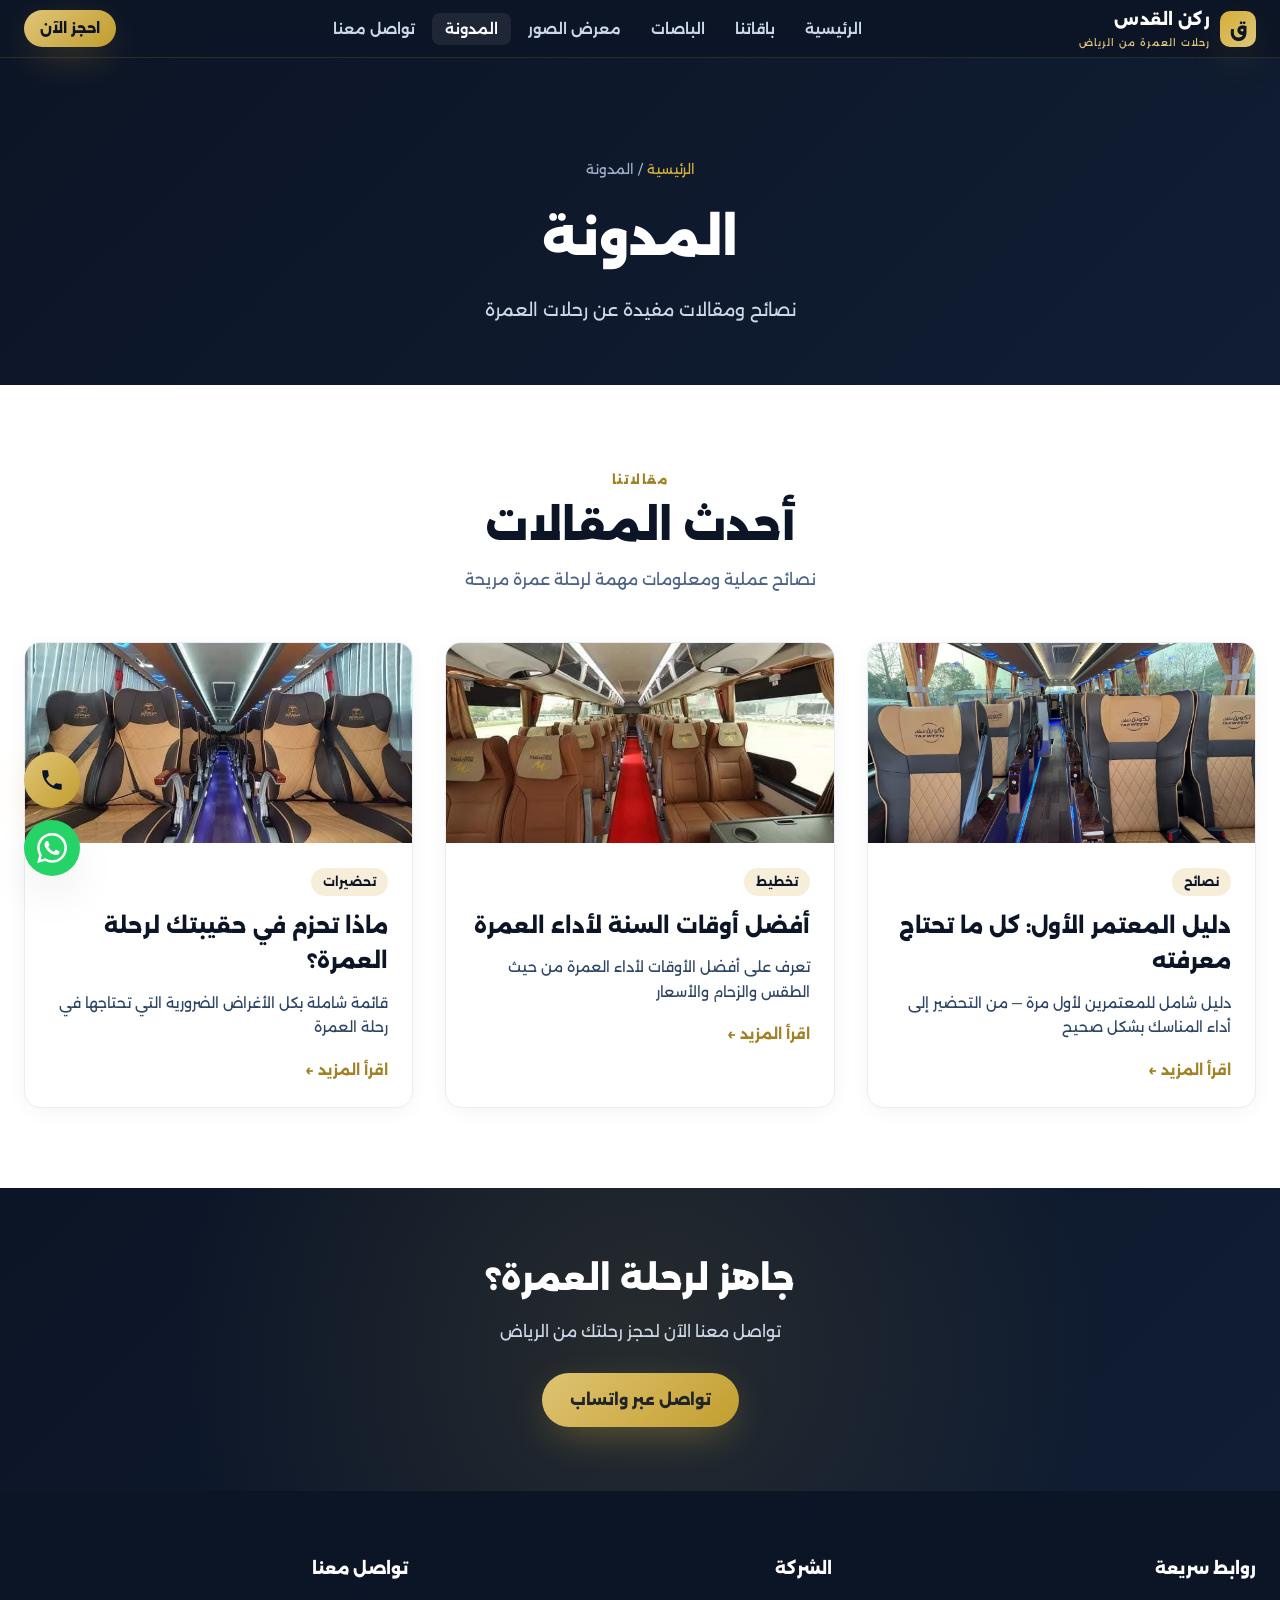
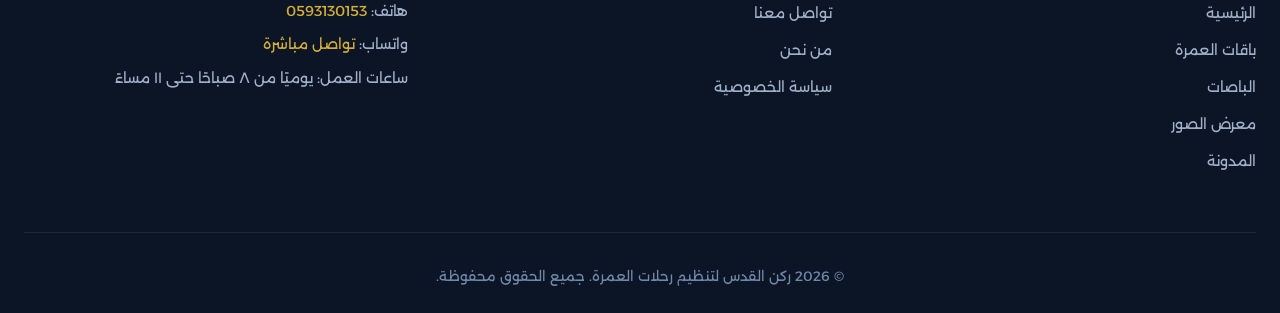
<file: blog.html>
<!DOCTYPE html>
<html lang="ar" dir="rtl">
<head>
<meta charset="UTF-8">
<meta name="viewport" content="width=device-width, initial-scale=1.0">
<title>المدونة | ركن القدس</title>
<meta name="description" content="مقالات ونصائح حول رحلات العمرة من الرياض — دليلك الشامل للعمرة">
<link rel="stylesheet" href="style.css">
</head>
<body>

<header class="site">
  <nav class="main">
    <a href="index.html" class="brand">
      <span class="mark">ق</span>
      <span class="name">ركن القدس<span>رحلات العمرة من الرياض</span></span>
    </a>
    <ul>
      <li><a href="index.html">الرئيسية</a></li>
      <li><a href="packages.html">باقاتنا</a></li>
      <li><a href="buses.html">الباصات</a></li>
      <li><a href="gallery.html">معرض الصور</a></li>
      <li><a href="blog.html" class="active">المدونة</a></li>
      <li><a href="contact.html">تواصل معنا</a></li>
    </ul>
    <a class="nav-cta" href="https://wa.me/966593130153" target="_blank" rel="noopener">احجز الآن</a>
    <button class="burger" aria-label="فتح القائمة" aria-expanded="false">☰</button>
  </nav>
</header>

<a class="call-float" href="tel:+966593130153" aria-label="اتصال مباشر"><svg width="26" height="26" viewBox="0 0 24 24" xmlns="http://www.w3.org/2000/svg"><path d="M6.62 10.79c1.44 2.83 3.76 5.14 6.59 6.59l2.2-2.2c.27-.27.67-.36 1.02-.24 1.12.37 2.33.57 3.57.57.55 0 1 .45 1 1V20c0 .55-.45 1-1 1-9.39 0-17-7.61-17-17 0-.55.45-1 1-1h3.5c.55 0 1 .45 1 1 0 1.25.2 2.45.57 3.57.11.35.03.74-.25 1.02l-2.2 2.2z"/></svg></a>
<a class="wa-float" href="https://wa.me/966593130153" target="_blank" rel="noopener" aria-label="تواصل عبر واتساب"><svg width="30" height="30" viewBox="0 0 24 24" xmlns="http://www.w3.org/2000/svg"><path d="M17.472 14.382c-.297-.149-1.758-.867-2.03-.967-.273-.099-.471-.148-.67.15-.197.297-.767.966-.94 1.164-.173.199-.347.223-.644.075-.297-.15-1.255-.463-2.39-1.475-.883-.788-1.48-1.761-1.653-2.059-.173-.297-.018-.458.13-.606.134-.133.298-.347.446-.52.149-.174.198-.298.298-.497.099-.198.05-.371-.025-.52-.075-.149-.669-1.612-.916-2.207-.242-.579-.487-.5-.669-.51-.173-.008-.371-.01-.57-.01-.198 0-.52.074-.792.372-.272.297-1.04 1.016-1.04 2.479 0 1.462 1.065 2.875 1.213 3.074.149.198 2.096 3.2 5.077 4.487.709.306 1.262.489 1.694.625.712.227 1.36.195 1.871.118.571-.085 1.758-.719 2.006-1.413.248-.694.248-1.289.173-1.413-.074-.124-.272-.198-.57-.347m-5.421 7.403h-.004a9.87 9.87 0 01-5.031-1.378l-.361-.214-3.741.982.998-3.648-.235-.374a9.86 9.86 0 01-1.51-5.26c.001-5.45 4.436-9.884 9.888-9.884 2.64 0 5.122 1.03 6.988 2.898a9.825 9.825 0 012.893 6.994c-.003 5.45-4.437 9.884-9.885 9.884m8.413-18.297A11.815 11.815 0 0012.05 0C5.495 0 .16 5.335.157 11.892c0 2.096.547 4.142 1.588 5.945L.057 24l6.305-1.654a11.882 11.882 0 005.683 1.448h.005c6.554 0 11.89-5.335 11.893-11.893a11.821 11.821 0 00-3.48-8.413z"/></svg></a>

<section class="page-hero">
  <div class="wrap">
    <p class="breadcrumb"><a href="index.html">الرئيسية</a> / المدونة</p>
    <h1>المدونة</h1>
    <p class="hero-subtitle">نصائح ومقالات مفيدة عن رحلات العمرة</p>
  </div>
</section>

<section style="background:white;">
  <div class="wrap">
    <div class="section-head reveal">
      <span class="section-badge">مقالاتنا</span>
      <h2>أحدث المقالات</h2>
      <p>نصائح عملية ومعلومات مهمة لرحلة عمرة مريحة</p>
    </div>

    <div style="display:grid;grid-template-columns:repeat(auto-fit,minmax(320px,1fr));gap:32px;">

      <article class="reveal" style="background:white;border-radius:16px;overflow:hidden;box-shadow:var(--shadow-soft);border:1px solid var(--ink-100);">
        <img src="images/1.jpg" alt="دليل المعتمر الأول" style="width:100%;height:200px;object-fit:cover;">
        <div style="padding:24px;">
          <span style="display:inline-block;background:var(--gold-100);color:var(--gold-700);padding:4px 12px;border-radius:999px;font-size:0.75rem;font-weight:700;margin-bottom:12px;">نصائح</span>
          <h3 style="font-size:1.3rem;font-weight:800;color:var(--ink-950);margin-bottom:12px;">دليل المعتمر الأول: كل ما تحتاج معرفته</h3>
          <p style="font-size:0.9rem;color:var(--ink-600);line-height:1.7;margin-bottom:16px;">
            دليل شامل للمعتمرين لأول مرة — من التحضير إلى أداء المناسك بشكل صحيح
          </p>
          <a href="blog-post-1.html" style="display:inline-flex;align-items:center;gap:6px;color:var(--gold-600);font-weight:700;font-size:0.9rem;">
            اقرأ المزيد ←
          </a>
        </div>
      </article>

      <article class="reveal" style="background:white;border-radius:16px;overflow:hidden;box-shadow:var(--shadow-soft);border:1px solid var(--ink-100);">
        <img src="images/3.jpg" alt="أفضل أوقات العمرة" style="width:100%;height:200px;object-fit:cover;">
        <div style="padding:24px;">
          <span style="display:inline-block;background:var(--gold-100);color:var(--gold-700);padding:4px 12px;border-radius:999px;font-size:0.75rem;font-weight:700;margin-bottom:12px;">تخطيط</span>
          <h3 style="font-size:1.3rem;font-weight:800;color:var(--ink-950);margin-bottom:12px;">أفضل أوقات السنة لأداء العمرة</h3>
          <p style="font-size:0.9rem;color:var(--ink-600);line-height:1.7;margin-bottom:16px;">
            تعرف على أفضل الأوقات لأداء العمرة من حيث الطقس والزحام والأسعار
          </p>
          <a href="blog-post-2.html" style="display:inline-flex;align-items:center;gap:6px;color:var(--gold-600);font-weight:700;font-size:0.9rem;">
            اقرأ المزيد ←
          </a>
        </div>
      </article>

      <article class="reveal" style="background:white;border-radius:16px;overflow:hidden;box-shadow:var(--shadow-soft);border:1px solid var(--ink-100);">
        <img src="images/4.jpg" alt="ماذا تحزم لرحلة العمرة" style="width:100%;height:200px;object-fit:cover;">
        <div style="padding:24px;">
          <span style="display:inline-block;background:var(--gold-100);color:var(--gold-700);padding:4px 12px;border-radius:999px;font-size:0.75rem;font-weight:700;margin-bottom:12px;">تحضيرات</span>
          <h3 style="font-size:1.3rem;font-weight:800;color:var(--ink-950);margin-bottom:12px;">ماذا تحزم في حقيبتك لرحلة العمرة؟</h3>
          <p style="font-size:0.9rem;color:var(--ink-600);line-height:1.7;margin-bottom:16px;">
            قائمة شاملة بكل الأغراض الضرورية التي تحتاجها في رحلة العمرة
          </p>
          <a href="blog-post-3.html" style="display:inline-flex;align-items:center;gap:6px;color:var(--gold-600);font-weight:700;font-size:0.9rem;">
            اقرأ المزيد ←
          </a>
        </div>
      </article>

    </div>
  </div>
</section>

<section class="cta-band">
  <div class="wrap">
    <h2>جاهز لرحلة العمرة؟</h2>
    <p>تواصل معنا الآن لحجز رحلتك من الرياض</p>
    <a class="btn btn-gold" href="https://wa.me/966593130153?text=أريد حجز رحلة عمرة" target="_blank" rel="noopener">تواصل عبر واتساب</a>
  </div>
</section>

<footer class="site-footer">
  <div class="wrap">
    <div class="footer-grid">
      <div class="footer-col">
        <h4>روابط سريعة</h4>
        <ul>
          <li><a href="index.html">الرئيسية</a></li>
          <li><a href="packages.html">باقات العمرة</a></li>
          <li><a href="buses.html">الباصات</a></li>
          <li><a href="gallery.html">معرض الصور</a></li>
          <li><a href="blog.html">المدونة</a></li>
        </ul>
      </div>
      <div class="footer-col">
        <h4>الشركة</h4>
        <ul>
          <li><a href="contact.html">تواصل معنا</a></li>
          <li><a href="#">من نحن</a></li>
          <li><a href="#">سياسة الخصوصية</a></li>
        </ul>
      </div>
      <div class="footer-col">
        <h4>تواصل معنا</h4>
        <p>هاتف: <a href="tel:+966593130153">0593130153</a></p>
        <p>واتساب: <a href="https://wa.me/966593130153" target="_blank" rel="noopener">تواصل مباشرة</a></p>
        <p>ساعات العمل: يوميًا من ٨ صباحًا حتى ١١ مساءً</p>
      </div>
    </div>
    <div class="footer-bottom">
      <p>© 2026 ركن القدس لتنظيم رحلات العمرة. جميع الحقوق محفوظة.</p>
    </div>
  </div>
</footer>

<script src="script.js"></script>
<script>
(function(){
  var observer = new IntersectionObserver(function(entries){
    entries.forEach(function(e){
      if(e.isIntersecting){
        e.target.classList.add('visible');
        observer.unobserve(e.target);
      }
    });
  }, {threshold: 0.1});
  document.querySelectorAll('.reveal').forEach(function(el){
    observer.observe(el);
  });
})();
</script>
</body>
</html>
</file>
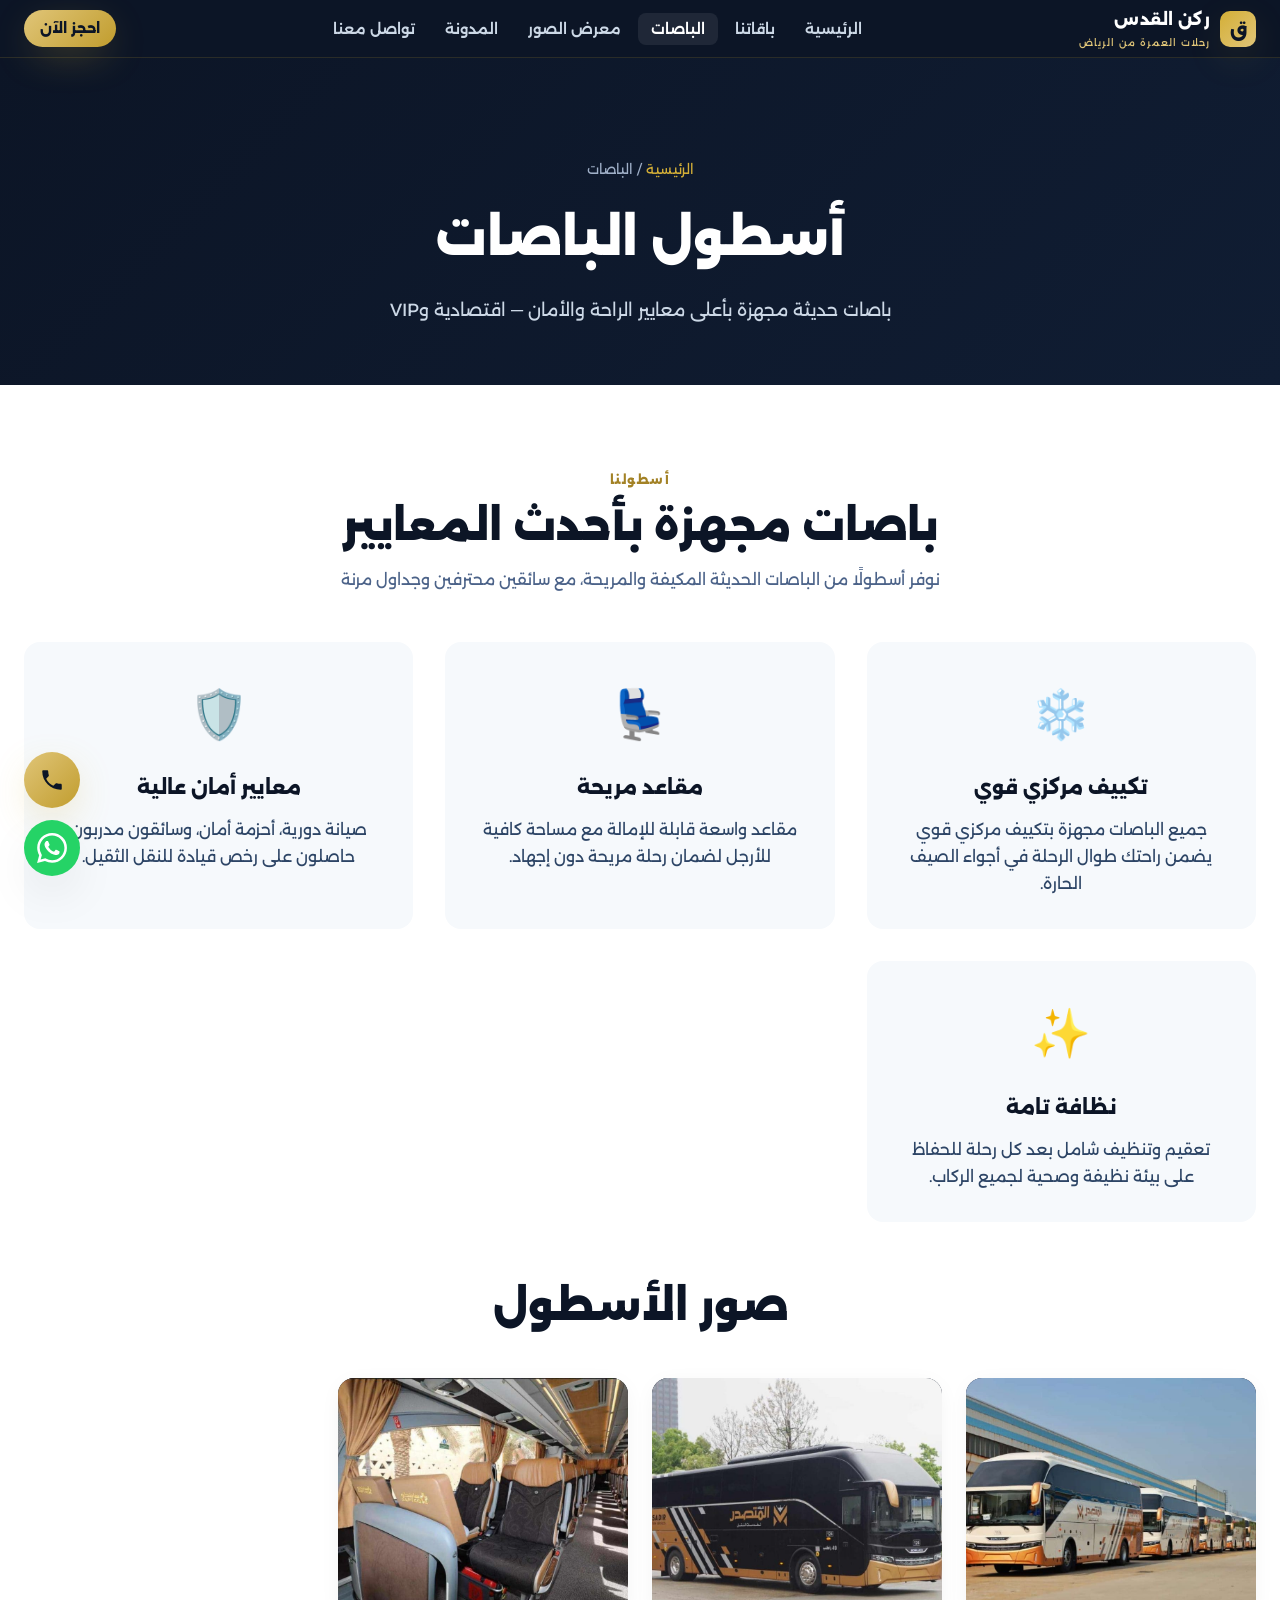
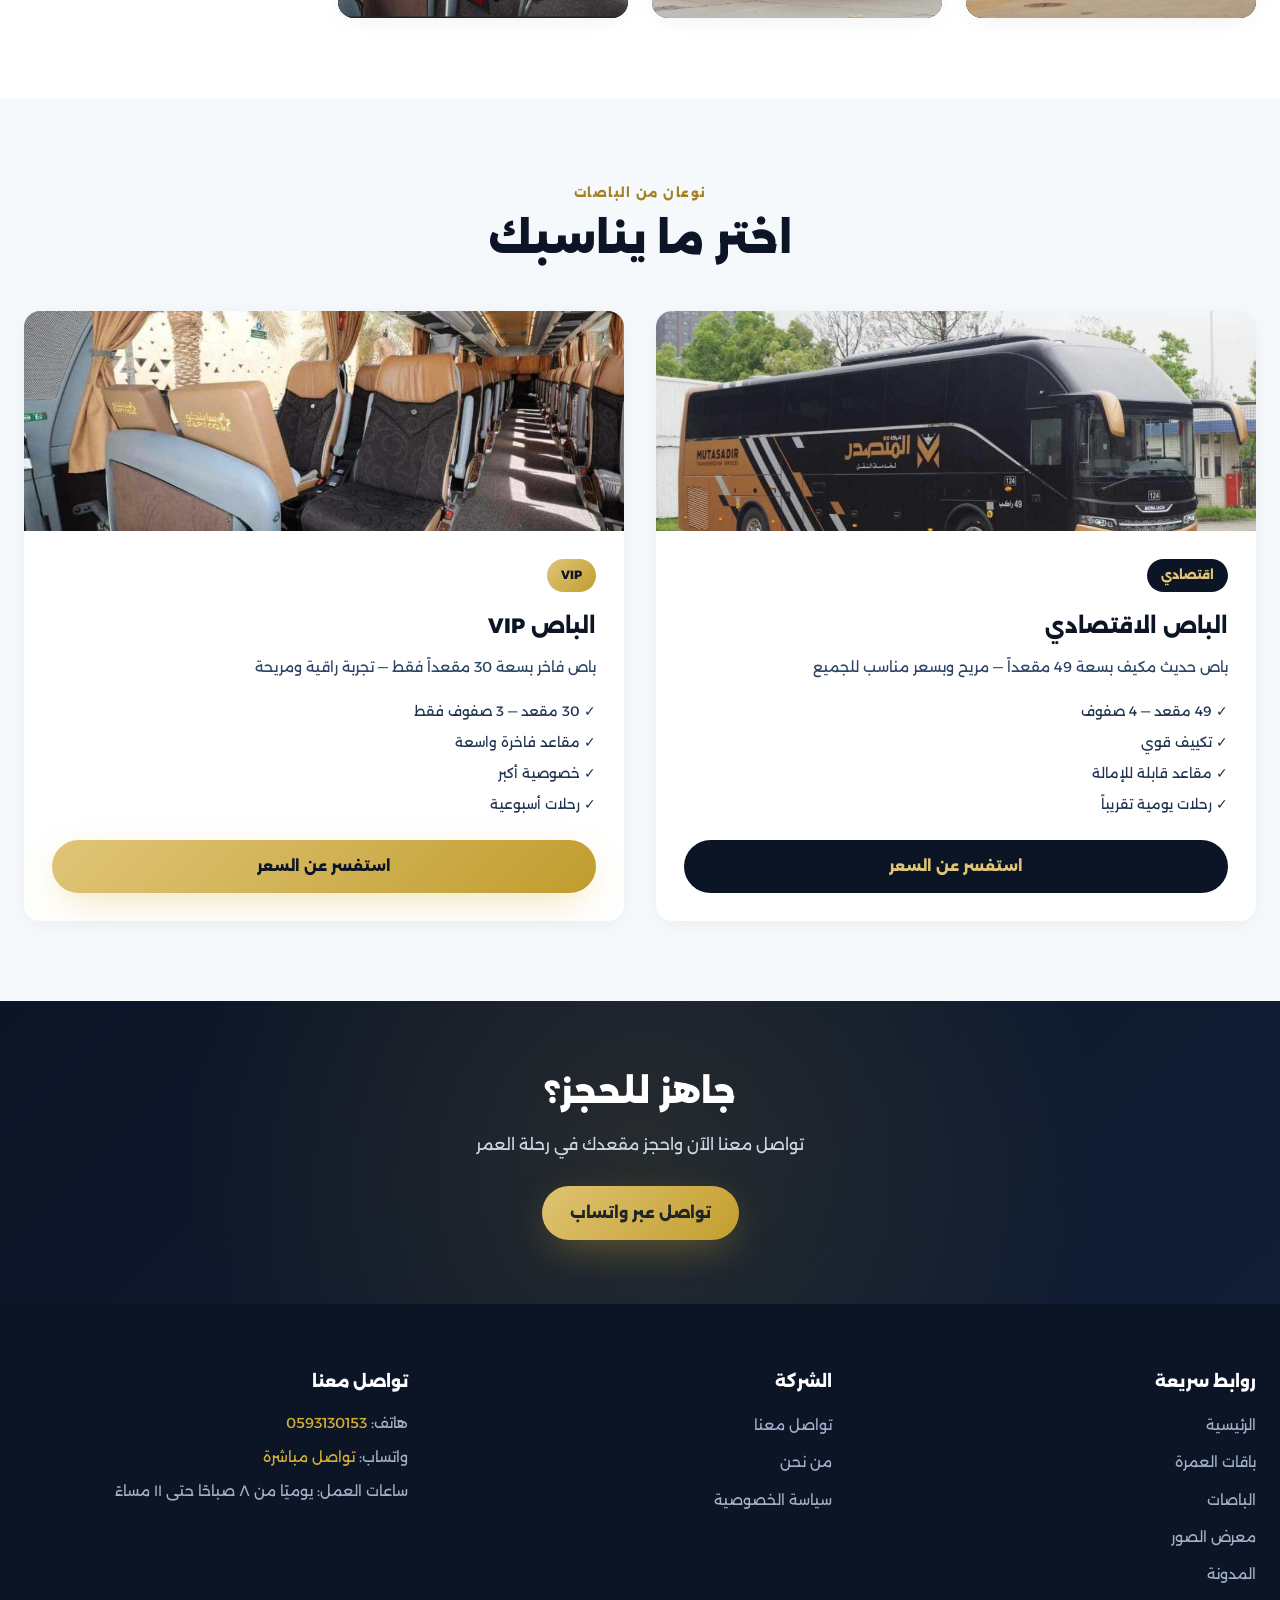
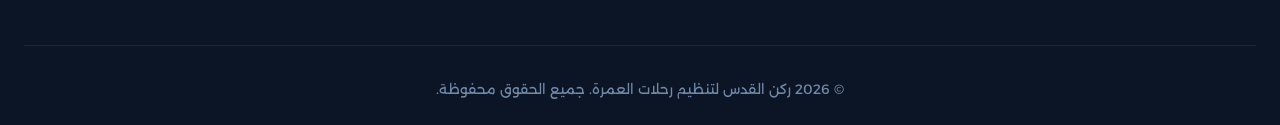
<file: buses.html>
<!DOCTYPE html>
<html lang="ar" dir="rtl">
<head>
<meta charset="UTF-8">
<meta name="viewport" content="width=device-width, initial-scale=1.0">
<title>الباصات | ركن القدس</title>
<meta name="description" content="أسطول باصات حديث لرحلات العمرة من الرياض — باصات اقتصادية وVIP مجهزة بأعلى معايير الراحة">
<link rel="stylesheet" href="style.css">
</head>
<body>

<header class="site">
  <nav class="main">
    <a href="index.html" class="brand">
      <span class="mark">ق</span>
      <span class="name">ركن القدس<span>رحلات العمرة من الرياض</span></span>
    </a>
    <ul>
      <li><a href="index.html">الرئيسية</a></li>
      <li><a href="packages.html">باقاتنا</a></li>
      <li><a href="buses.html" class="active">الباصات</a></li>
      <li><a href="gallery.html">معرض الصور</a></li>
      <li><a href="blog.html">المدونة</a></li>
      <li><a href="contact.html">تواصل معنا</a></li>
    </ul>
    <a class="nav-cta" href="https://wa.me/966593130153" target="_blank" rel="noopener">احجز الآن</a>
    <button class="burger" aria-label="فتح القائمة" aria-expanded="false">☰</button>
  </nav>
</header>

<a class="call-float" href="tel:+966593130153" aria-label="اتصال مباشر"><svg width="26" height="26" viewBox="0 0 24 24" xmlns="http://www.w3.org/2000/svg"><path d="M6.62 10.79c1.44 2.83 3.76 5.14 6.59 6.59l2.2-2.2c.27-.27.67-.36 1.02-.24 1.12.37 2.33.57 3.57.57.55 0 1 .45 1 1V20c0 .55-.45 1-1 1-9.39 0-17-7.61-17-17 0-.55.45-1 1-1h3.5c.55 0 1 .45 1 1 0 1.25.2 2.45.57 3.57.11.35.03.74-.25 1.02l-2.2 2.2z"/></svg></a>
<a class="wa-float" href="https://wa.me/966593130153" target="_blank" rel="noopener" aria-label="تواصل عبر واتساب"><svg width="30" height="30" viewBox="0 0 24 24" xmlns="http://www.w3.org/2000/svg"><path d="M17.472 14.382c-.297-.149-1.758-.867-2.03-.967-.273-.099-.471-.148-.67.15-.197.297-.767.966-.94 1.164-.173.199-.347.223-.644.075-.297-.15-1.255-.463-2.39-1.475-.883-.788-1.48-1.761-1.653-2.059-.173-.297-.018-.458.13-.606.134-.133.298-.347.446-.52.149-.174.198-.298.298-.497.099-.198.05-.371-.025-.52-.075-.149-.669-1.612-.916-2.207-.242-.579-.487-.5-.669-.51-.173-.008-.371-.01-.57-.01-.198 0-.52.074-.792.372-.272.297-1.04 1.016-1.04 2.479 0 1.462 1.065 2.875 1.213 3.074.149.198 2.096 3.2 5.077 4.487.709.306 1.262.489 1.694.625.712.227 1.36.195 1.871.118.571-.085 1.758-.719 2.006-1.413.248-.694.248-1.289.173-1.413-.074-.124-.272-.198-.57-.347m-5.421 7.403h-.004a9.87 9.87 0 01-5.031-1.378l-.361-.214-3.741.982.998-3.648-.235-.374a9.86 9.86 0 01-1.51-5.26c.001-5.45 4.436-9.884 9.888-9.884 2.64 0 5.122 1.03 6.988 2.898a9.825 9.825 0 012.893 6.994c-.003 5.45-4.437 9.884-9.885 9.884m8.413-18.297A11.815 11.815 0 0012.05 0C5.495 0 .16 5.335.157 11.892c0 2.096.547 4.142 1.588 5.945L.057 24l6.305-1.654a11.882 11.882 0 005.683 1.448h.005c6.554 0 11.89-5.335 11.893-11.893a11.821 11.821 0 00-3.48-8.413z"/></svg></a>

<section class="page-hero">
  <div class="wrap">
    <p class="breadcrumb"><a href="index.html">الرئيسية</a> / الباصات</p>
    <h1>أسطول الباصات</h1>
    <p class="hero-subtitle">باصات حديثة مجهزة بأعلى معايير الراحة والأمان — اقتصادية وVIP</p>
  </div>
</section>

<section style="background:white;">
  <div class="wrap">
    <div class="section-head reveal">
      <span class="section-badge">أسطولنا</span>
      <h2>باصات مجهزة بأحدث المعايير</h2>
      <p>نوفر أسطولًا من الباصات الحديثة المكيفة والمريحة، مع سائقين محترفين وجداول مرنة</p>
    </div>

    <div style="display:grid;grid-template-columns:repeat(auto-fit,minmax(300px,1fr));gap:32px;margin-bottom:60px;">

      <div class="reveal" style="background:var(--ink-50);border-radius:16px;padding:32px;text-align:center;">
        <div style="font-size:3rem;margin-bottom:16px;">❄️</div>
        <h3 style="font-size:1.2rem;font-weight:800;color:var(--ink-950);margin-bottom:12px;">تكييف مركزي قوي</h3>
        <p style="color:var(--ink-600);line-height:1.7;">جميع الباصات مجهزة بتكييف مركزي قوي يضمن راحتك طوال الرحلة في أجواء الصيف الحارة.</p>
      </div>

      <div class="reveal" style="background:var(--ink-50);border-radius:16px;padding:32px;text-align:center;">
        <div style="font-size:3rem;margin-bottom:16px;">💺</div>
        <h3 style="font-size:1.2rem;font-weight:800;color:var(--ink-950);margin-bottom:12px;">مقاعد مريحة</h3>
        <p style="color:var(--ink-600);line-height:1.7;">مقاعد واسعة قابلة للإمالة مع مساحة كافية للأرجل لضمان رحلة مريحة دون إجهاد.</p>
      </div>

      <div class="reveal" style="background:var(--ink-50);border-radius:16px;padding:32px;text-align:center;">
        <div style="font-size:3rem;margin-bottom:16px;">🛡️</div>
        <h3 style="font-size:1.2rem;font-weight:800;color:var(--ink-950);margin-bottom:12px;">معايير أمان عالية</h3>
        <p style="color:var(--ink-600);line-height:1.7;">صيانة دورية، أحزمة أمان، وسائقون مدربون حاصلون على رخص قيادة للنقل الثقيل.</p>
      </div>

      <div class="reveal" style="background:var(--ink-50);border-radius:16px;padding:32px;text-align:center;">
        <div style="font-size:3rem;margin-bottom:16px;">✨</div>
        <h3 style="font-size:1.2rem;font-weight:800;color:var(--ink-950);margin-bottom:12px;">نظافة تامة</h3>
        <p style="color:var(--ink-600);line-height:1.7;">تعقيم وتنظيف شامل بعد كل رحلة للحفاظ على بيئة نظيفة وصحية لجميع الركاب.</p>
      </div>

    </div>

    <div class="section-head reveal">
      <h2>صور الأسطول</h2>
    </div>

    <div class="gallery-grid">
      <figure class="lightbox reveal">
        <img src="images/buses/اسطول باصات.jpeg" alt="أسطول باصات ركن القدس" data-full="images/buses/اسطول باصات.jpeg">
        <figcaption>أسطول الباصات الحديث</figcaption>
      </figure>
      <figure class="lightbox reveal">
        <img src="images/buses/باص من الخارج.jpg" alt="باص من الخارج" data-full="images/buses/باص من الخارج.jpg">
        <figcaption>باص من الخارج</figcaption>
      </figure>
      <figure class="lightbox reveal">
        <img src="images/buses/باص من الداخل 2.jpg" alt="مقاعد مريحة" data-full="images/buses/باص من الداخل 2.jpg">
        <figcaption>المقاعد المريحة من الداخل</figcaption>
      </figure>
    </div>
  </div>
</section>

<section style="background:var(--ink-50);">
  <div class="wrap">
    <div class="section-head reveal">
      <span class="section-badge">نوعان من الباصات</span>
      <h2>اختر ما يناسبك</h2>
    </div>

    <div style="display:grid;grid-template-columns:repeat(auto-fit,minmax(320px,1fr));gap:32px;">

      <div class="reveal" style="background:white;border-radius:16px;overflow:hidden;box-shadow:var(--shadow-soft);">
        <img src="images/buses/باص من الخارج.jpg" alt="باص اقتصادي" style="width:100%;height:220px;object-fit:cover;">
        <div style="padding:28px;">
          <div style="display:inline-block;background:var(--ink-950);color:var(--gold-300);padding:6px 14px;border-radius:999px;font-size:0.75rem;font-weight:800;margin-bottom:16px;">اقتصادي</div>
          <h3 style="font-size:1.3rem;font-weight:800;color:var(--ink-950);margin-bottom:12px;">الباص الاقتصادي</h3>
          <p style="font-size:0.9rem;color:var(--ink-600);line-height:1.7;margin-bottom:20px;">
            باص حديث مكيف بسعة 49 مقعداً — مريح وبسعر مناسب للجميع
          </p>
          <ul style="list-style:none;margin-bottom:24px;">
            <li style="font-size:0.85rem;color:var(--ink-700);margin-bottom:8px;">✓ 49 مقعد — 4 صفوف</li>
            <li style="font-size:0.85rem;color:var(--ink-700);margin-bottom:8px;">✓ تكييف قوي</li>
            <li style="font-size:0.85rem;color:var(--ink-700);margin-bottom:8px;">✓ مقاعد قابلة للإمالة</li>
            <li style="font-size:0.85rem;color:var(--ink-700);margin-bottom:8px;">✓ رحلات يومية تقريباً</li>
          </ul>
          <a href="https://wa.me/966593130153?text=أريد الاستفسار عن الباص الاقتصادي" target="_blank" rel="noopener" style="display:flex;align-items:center;justify-content:center;gap:8px;background:var(--ink-950);color:var(--gold-300);padding:14px;border-radius:999px;font-weight:800;font-size:0.9rem;">
            استفسر عن السعر
          </a>
        </div>
      </div>

      <div class="reveal" style="background:white;border-radius:16px;overflow:hidden;box-shadow:var(--shadow-soft);">
        <img src="images/buses/باص من الداخل 2.jpg" alt="باص VIP" style="width:100%;height:220px;object-fit:cover;">
        <div style="padding:28px;">
          <div style="display:inline-block;background:linear-gradient(135deg,var(--gold-300),var(--gold-500));color:var(--ink-950);padding:6px 14px;border-radius:999px;font-size:0.75rem;font-weight:800;margin-bottom:16px;">VIP</div>
          <h3 style="font-size:1.3rem;font-weight:800;color:var(--ink-950);margin-bottom:12px;">الباص VIP</h3>
          <p style="font-size:0.9rem;color:var(--ink-600);line-height:1.7;margin-bottom:20px;">
            باص فاخر بسعة 30 مقعداً فقط — تجربة راقية ومريحة
          </p>
          <ul style="list-style:none;margin-bottom:24px;">
            <li style="font-size:0.85rem;color:var(--ink-700);margin-bottom:8px;">✓ 30 مقعد — 3 صفوف فقط</li>
            <li style="font-size:0.85rem;color:var(--ink-700);margin-bottom:8px;">✓ مقاعد فاخرة واسعة</li>
            <li style="font-size:0.85rem;color:var(--ink-700);margin-bottom:8px;">✓ خصوصية أكبر</li>
            <li style="font-size:0.85rem;color:var(--ink-700);margin-bottom:8px;">✓ رحلات أسبوعية</li>
          </ul>
          <a href="https://wa.me/966593130153?text=أريد الاستفسار عن باص VIP" target="_blank" rel="noopener" style="display:flex;align-items:center;justify-content:center;gap:8px;background:linear-gradient(135deg,var(--gold-300),var(--gold-500));color:var(--ink-950);padding:14px;border-radius:999px;font-weight:800;font-size:0.9rem;box-shadow:var(--shadow-gold);">
            استفسر عن السعر
          </a>
        </div>
      </div>

    </div>
  </div>
</section>

<section class="cta-band">
  <div class="wrap">
    <h2>جاهز للحجز؟</h2>
    <p>تواصل معنا الآن واحجز مقعدك في رحلة العمر</p>
    <a class="btn btn-gold" href="https://wa.me/966593130153?text=أريد حجز مقعد في الباص" target="_blank" rel="noopener">تواصل عبر واتساب</a>
  </div>
</section>

<footer class="site-footer">
  <div class="wrap">
    <div class="footer-grid">
      <div class="footer-col">
        <h4>روابط سريعة</h4>
        <ul>
          <li><a href="index.html">الرئيسية</a></li>
          <li><a href="packages.html">باقات العمرة</a></li>
          <li><a href="buses.html">الباصات</a></li>
          <li><a href="gallery.html">معرض الصور</a></li>
          <li><a href="blog.html">المدونة</a></li>
        </ul>
      </div>
      <div class="footer-col">
        <h4>الشركة</h4>
        <ul>
          <li><a href="contact.html">تواصل معنا</a></li>
          <li><a href="#">من نحن</a></li>
          <li><a href="#">سياسة الخصوصية</a></li>
        </ul>
      </div>
      <div class="footer-col">
        <h4>تواصل معنا</h4>
        <p>هاتف: <a href="tel:+966593130153">0593130153</a></p>
        <p>واتساب: <a href="https://wa.me/966593130153" target="_blank" rel="noopener">تواصل مباشرة</a></p>
        <p>ساعات العمل: يوميًا من ٨ صباحًا حتى ١١ مساءً</p>
      </div>
    </div>
    <div class="footer-bottom">
      <p>© 2026 ركن القدس لتنظيم رحلات العمرة. جميع الحقوق محفوظة.</p>
    </div>
  </div>
</footer>

<script src="script.js"></script>
<script>
(function(){
  var observer = new IntersectionObserver(function(entries){
    entries.forEach(function(e){
      if(e.isIntersecting){
        e.target.classList.add('visible');
        observer.unobserve(e.target);
      }
    });
  }, {threshold: 0.1});
  document.querySelectorAll('.reveal').forEach(function(el){
    observer.observe(el);
  });
})();
</script>
</body>
</html>
</file>
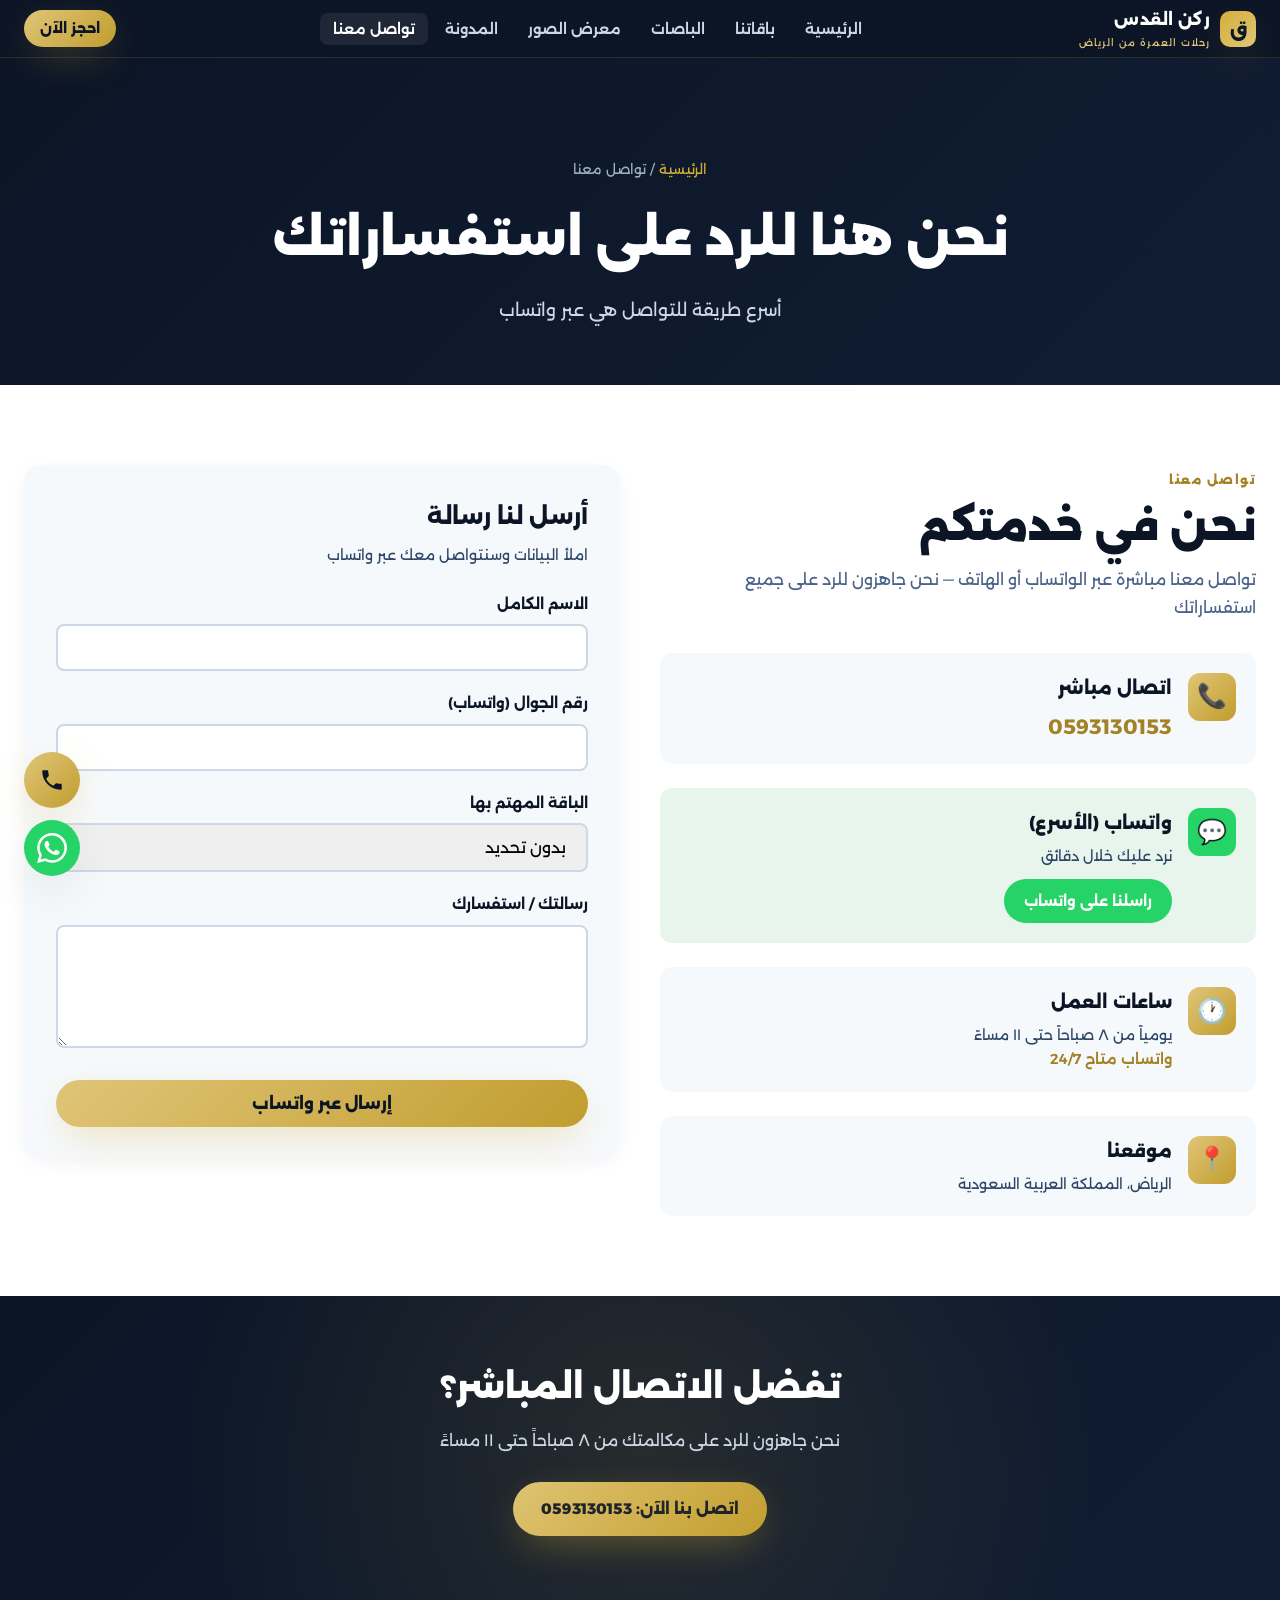
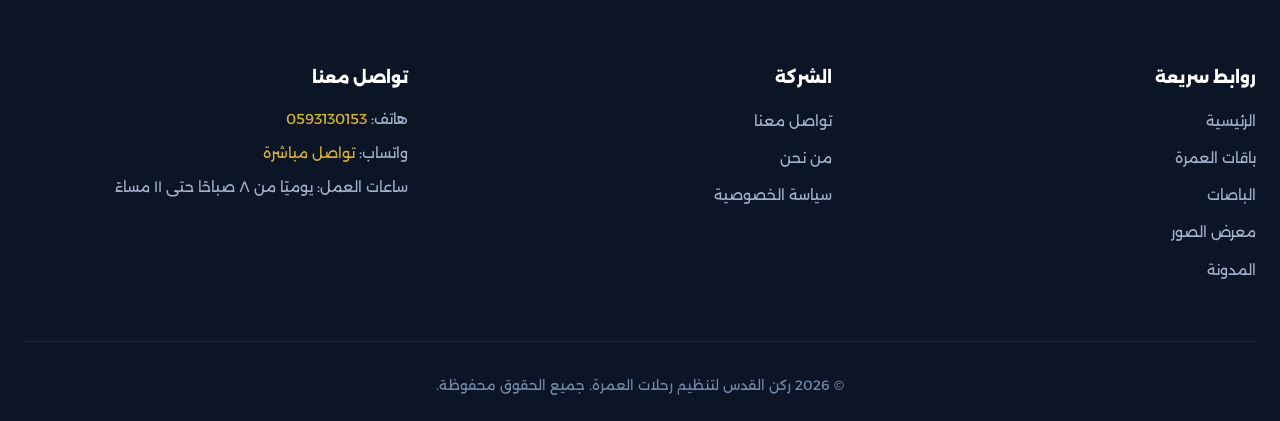
<file: contact.html>
<!DOCTYPE html>
<html lang="ar" dir="rtl">
<head>
<meta charset="UTF-8">
<meta name="viewport" content="width=device-width, initial-scale=1.0">
<title>تواصل معنا | ركن القدس</title>
<meta name="description" content="تواصل مع ركن القدس عبر واتساب أو الهاتف — نحن جاهزون للرد على استفساراتك">
<link rel="stylesheet" href="style.css">
</head>
<body>

<header class="site">
  <nav class="main">
    <a href="index.html" class="brand">
      <span class="mark">ق</span>
      <span class="name">ركن القدس<span>رحلات العمرة من الرياض</span></span>
    </a>
    <ul>
      <li><a href="index.html">الرئيسية</a></li>
      <li><a href="packages.html">باقاتنا</a></li>
      <li><a href="buses.html">الباصات</a></li>
      <li><a href="gallery.html">معرض الصور</a></li>
      <li><a href="blog.html">المدونة</a></li>
      <li><a href="contact.html" class="active">تواصل معنا</a></li>
    </ul>
    <a class="nav-cta" href="https://wa.me/966593130153" target="_blank" rel="noopener">احجز الآن</a>
    <button class="burger" aria-label="فتح القائمة" aria-expanded="false">☰</button>
  </nav>
</header>

<a class="call-float" href="tel:+966593130153" aria-label="اتصال مباشر"><svg width="26" height="26" viewBox="0 0 24 24" xmlns="http://www.w3.org/2000/svg"><path d="M6.62 10.79c1.44 2.83 3.76 5.14 6.59 6.59l2.2-2.2c.27-.27.67-.36 1.02-.24 1.12.37 2.33.57 3.57.57.55 0 1 .45 1 1V20c0 .55-.45 1-1 1-9.39 0-17-7.61-17-17 0-.55.45-1 1-1h3.5c.55 0 1 .45 1 1 0 1.25.2 2.45.57 3.57.11.35.03.74-.25 1.02l-2.2 2.2z"/></svg></a>
<a class="wa-float" href="https://wa.me/966593130153" target="_blank" rel="noopener" aria-label="تواصل عبر واتساب"><svg width="30" height="30" viewBox="0 0 24 24" xmlns="http://www.w3.org/2000/svg"><path d="M17.472 14.382c-.297-.149-1.758-.867-2.03-.967-.273-.099-.471-.148-.67.15-.197.297-.767.966-.94 1.164-.173.199-.347.223-.644.075-.297-.15-1.255-.463-2.39-1.475-.883-.788-1.48-1.761-1.653-2.059-.173-.297-.018-.458.13-.606.134-.133.298-.347.446-.52.149-.174.198-.298.298-.497.099-.198.05-.371-.025-.52-.075-.149-.669-1.612-.916-2.207-.242-.579-.487-.5-.669-.51-.173-.008-.371-.01-.57-.01-.198 0-.52.074-.792.372-.272.297-1.04 1.016-1.04 2.479 0 1.462 1.065 2.875 1.213 3.074.149.198 2.096 3.2 5.077 4.487.709.306 1.262.489 1.694.625.712.227 1.36.195 1.871.118.571-.085 1.758-.719 2.006-1.413.248-.694.248-1.289.173-1.413-.074-.124-.272-.198-.57-.347m-5.421 7.403h-.004a9.87 9.87 0 01-5.031-1.378l-.361-.214-3.741.982.998-3.648-.235-.374a9.86 9.86 0 01-1.51-5.26c.001-5.45 4.436-9.884 9.888-9.884 2.64 0 5.122 1.03 6.988 2.898a9.825 9.825 0 012.893 6.994c-.003 5.45-4.437 9.884-9.885 9.884m8.413-18.297A11.815 11.815 0 0012.05 0C5.495 0 .16 5.335.157 11.892c0 2.096.547 4.142 1.588 5.945L.057 24l6.305-1.654a11.882 11.882 0 005.683 1.448h.005c6.554 0 11.89-5.335 11.893-11.893a11.821 11.821 0 00-3.48-8.413z"/></svg></a>

<section class="page-hero">
  <div class="wrap">
    <p class="breadcrumb"><a href="index.html">الرئيسية</a> / تواصل معنا</p>
    <h1>نحن هنا للرد على استفساراتك</h1>
    <p class="hero-subtitle">أسرع طريقة للتواصل هي عبر واتساب</p>
  </div>
</section>

<section style="background:white;">
  <div class="wrap">
    <div style="display:grid;grid-template-columns:repeat(auto-fit,minmax(300px,1fr));gap:40px;align-items:start;">

      <!-- معلومات التواصل -->
      <div class="reveal">
        <div class="section-head" style="text-align:right;margin-bottom:32px;">
          <span class="section-badge">تواصل معنا</span>
          <h2>نحن في خدمتكم</h2>
          <p>تواصل معنا مباشرة عبر الواتساب أو الهاتف — نحن جاهزون للرد على جميع استفساراتك</p>
        </div>

        <div style="display:flex;flex-direction:column;gap:24px;">

          <div style="display:flex;align-items:start;gap:16px;padding:20px;background:var(--ink-50);border-radius:12px;">
            <div style="width:48px;height:48px;background:linear-gradient(135deg,var(--gold-300),var(--gold-500));border-radius:12px;display:grid;place-items:center;font-size:1.5rem;flex-shrink:0;">📞</div>
            <div>
              <h3 style="font-size:1.1rem;font-weight:800;color:var(--ink-950);margin-bottom:6px;">اتصال مباشر</h3>
              <a href="tel:+966593130153" style="font-size:1.3rem;font-weight:700;color:var(--gold-600);">0593130153</a>
            </div>
          </div>

          <div style="display:flex;align-items:start;gap:16px;padding:20px;background:#E7F5EC;border-radius:12px;">
            <div style="width:48px;height:48px;background:#25D366;border-radius:12px;display:grid;place-items:center;font-size:1.5rem;flex-shrink:0;">💬</div>
            <div>
              <h3 style="font-size:1.1rem;font-weight:800;color:var(--ink-950);margin-bottom:6px;">واتساب (الأسرع)</h3>
              <p style="font-size:0.9rem;color:var(--ink-600);margin-bottom:10px;">نرد عليك خلال دقائق</p>
              <a href="https://wa.me/966593130153?text=السلام عليكم، أريد الاستفسار" target="_blank" rel="noopener" style="display:inline-flex;align-items:center;gap:8px;background:#25D366;color:white;padding:10px 20px;border-radius:999px;font-weight:700;font-size:0.9rem;">
                راسلنا على واتساب
              </a>
            </div>
          </div>

          <div style="display:flex;align-items:start;gap:16px;padding:20px;background:var(--ink-50);border-radius:12px;">
            <div style="width:48px;height:48px;background:linear-gradient(135deg,var(--gold-300),var(--gold-500));border-radius:12px;display:grid;place-items:center;font-size:1.5rem;flex-shrink:0;">🕐</div>
            <div>
              <h3 style="font-size:1.1rem;font-weight:800;color:var(--ink-950);margin-bottom:6px;">ساعات العمل</h3>
              <p style="font-size:0.9rem;color:var(--ink-600);line-height:1.7;">
                يومياً من ٨ صباحاً حتى ١١ مساءً<br>
                <span style="font-weight:600;color:var(--gold-600);">واتساب متاح 24/7</span>
              </p>
            </div>
          </div>

          <div style="display:flex;align-items:start;gap:16px;padding:20px;background:var(--ink-50);border-radius:12px;">
            <div style="width:48px;height:48px;background:linear-gradient(135deg,var(--gold-300),var(--gold-500));border-radius:12px;display:grid;place-items:center;font-size:1.5rem;flex-shrink:0;">📍</div>
            <div>
              <h3 style="font-size:1.1rem;font-weight:800;color:var(--ink-950);margin-bottom:6px;">موقعنا</h3>
              <p style="font-size:0.9rem;color:var(--ink-600);">الرياض، المملكة العربية السعودية</p>
            </div>
          </div>

        </div>
      </div>

      <!-- نموذج التواصل -->
      <div class="reveal">
        <form class="contact-form" style="background:var(--ink-50);padding:32px;border-radius:16px;box-shadow:var(--shadow-soft);">
          <h3 style="font-size:1.4rem;font-weight:800;color:var(--ink-950);margin-bottom:8px;">أرسل لنا رسالة</h3>
          <p style="font-size:0.9rem;color:var(--ink-600);margin-bottom:24px;">املأ البيانات وسنتواصل معك عبر واتساب</p>

          <div style="margin-bottom:20px;">
            <label for="name" style="display:block;font-size:0.9rem;font-weight:700;color:var(--ink-950);margin-bottom:8px;">الاسم الكامل</label>
            <input type="text" id="name" name="name" required style="width:100%;padding:12px 16px;border:2px solid var(--ink-200);border-radius:8px;font-size:1rem;font-family:'Alexandria',sans-serif;transition:border-color 0.2s;">
          </div>

          <div style="margin-bottom:20px;">
            <label for="phone" style="display:block;font-size:0.9rem;font-weight:700;color:var(--ink-950);margin-bottom:8px;">رقم الجوال (واتساب)</label>
            <input type="tel" id="phone" name="phone" required style="width:100%;padding:12px 16px;border:2px solid var(--ink-200);border-radius:8px;font-size:1rem;font-family:'Alexandria',sans-serif;transition:border-color 0.2s;">
          </div>

          <div style="margin-bottom:20px;">
            <label for="package" style="display:block;font-size:0.9rem;font-weight:700;color:var(--ink-950);margin-bottom:8px;">الباقة المهتم بها</label>
            <select id="package" name="package" style="width:100%;padding:12px 16px;border:2px solid var(--ink-200);border-radius:8px;font-size:1rem;font-family:'Alexandria',sans-serif;transition:border-color 0.2s;">
              <option value="">بدون تحديد</option>
              <option value="الاقتصادية">الباقة الاقتصادية</option>
              <option value="سما المقام">باقة سما المقام</option>
              <option value="فندق فلسطين">باقة فندق فلسطين</option>
              <option value="مكارم ضيافة البيت">مكارم ضيافة البيت</option>
              <option value="VIP">باقة VIP الخاصة</option>
              <option value="باص فقط">حجز مقاعد باص فقط</option>
            </select>
          </div>

          <div style="margin-bottom:24px;">
            <label for="message" style="display:block;font-size:0.9rem;font-weight:700;color:var(--ink-950);margin-bottom:8px;">رسالتك / استفسارك</label>
            <textarea id="message" name="message" rows="5" style="width:100%;padding:12px 16px;border:2px solid var(--ink-200);border-radius:8px;font-size:1rem;font-family:'Alexandria',sans-serif;resize:vertical;transition:border-color 0.2s;"></textarea>
          </div>

          <button type="submit" style="width:100%;background:linear-gradient(135deg,var(--gold-300),var(--gold-500));color:var(--ink-950);padding:14px;border:none;border-radius:999px;font-weight:800;font-size:1rem;cursor:pointer;box-shadow:var(--shadow-gold);transition:all 0.2s;font-family:'Alexandria',sans-serif;">
            إرسال عبر واتساب
          </button>
        </form>
      </div>

    </div>
  </div>
</section>

<section class="cta-band">
  <div class="wrap">
    <h2>تفضل الاتصال المباشر؟</h2>
    <p>نحن جاهزون للرد على مكالمتك من ٨ صباحاً حتى ١١ مساءً</p>
    <a class="btn btn-gold" href="tel:+966593130153">اتصل بنا الآن: 0593130153</a>
  </div>
</section>

<footer class="site-footer">
  <div class="wrap">
    <div class="footer-grid">
      <div class="footer-col">
        <h4>روابط سريعة</h4>
        <ul>
          <li><a href="index.html">الرئيسية</a></li>
          <li><a href="packages.html">باقات العمرة</a></li>
          <li><a href="buses.html">الباصات</a></li>
          <li><a href="gallery.html">معرض الصور</a></li>
          <li><a href="blog.html">المدونة</a></li>
        </ul>
      </div>
      <div class="footer-col">
        <h4>الشركة</h4>
        <ul>
          <li><a href="contact.html">تواصل معنا</a></li>
          <li><a href="#">من نحن</a></li>
          <li><a href="#">سياسة الخصوصية</a></li>
        </ul>
      </div>
      <div class="footer-col">
        <h4>تواصل معنا</h4>
        <p>هاتف: <a href="tel:+966593130153">0593130153</a></p>
        <p>واتساب: <a href="https://wa.me/966593130153" target="_blank" rel="noopener">تواصل مباشرة</a></p>
        <p>ساعات العمل: يوميًا من ٨ صباحًا حتى ١١ مساءً</p>
      </div>
    </div>
    <div class="footer-bottom">
      <p>© 2026 ركن القدس لتنظيم رحلات العمرة. جميع الحقوق محفوظة.</p>
    </div>
  </div>
</footer>

<script src="script.js"></script>
<script>
(function(){
  var observer = new IntersectionObserver(function(entries){
    entries.forEach(function(e){
      if(e.isIntersecting){
        e.target.classList.add('visible');
        observer.unobserve(e.target);
      }
    });
  }, {threshold: 0.1});
  document.querySelectorAll('.reveal').forEach(function(el){
    observer.observe(el);
  });

  // Form styling on focus
  var inputs = document.querySelectorAll('input, textarea, select');
  inputs.forEach(function(input){
    input.addEventListener('focus', function(){
      this.style.borderColor = 'var(--gold-400)';
    });
    input.addEventListener('blur', function(){
      this.style.borderColor = 'var(--ink-200)';
    });
  });
})();
</script>
</body>
</html>
</file>
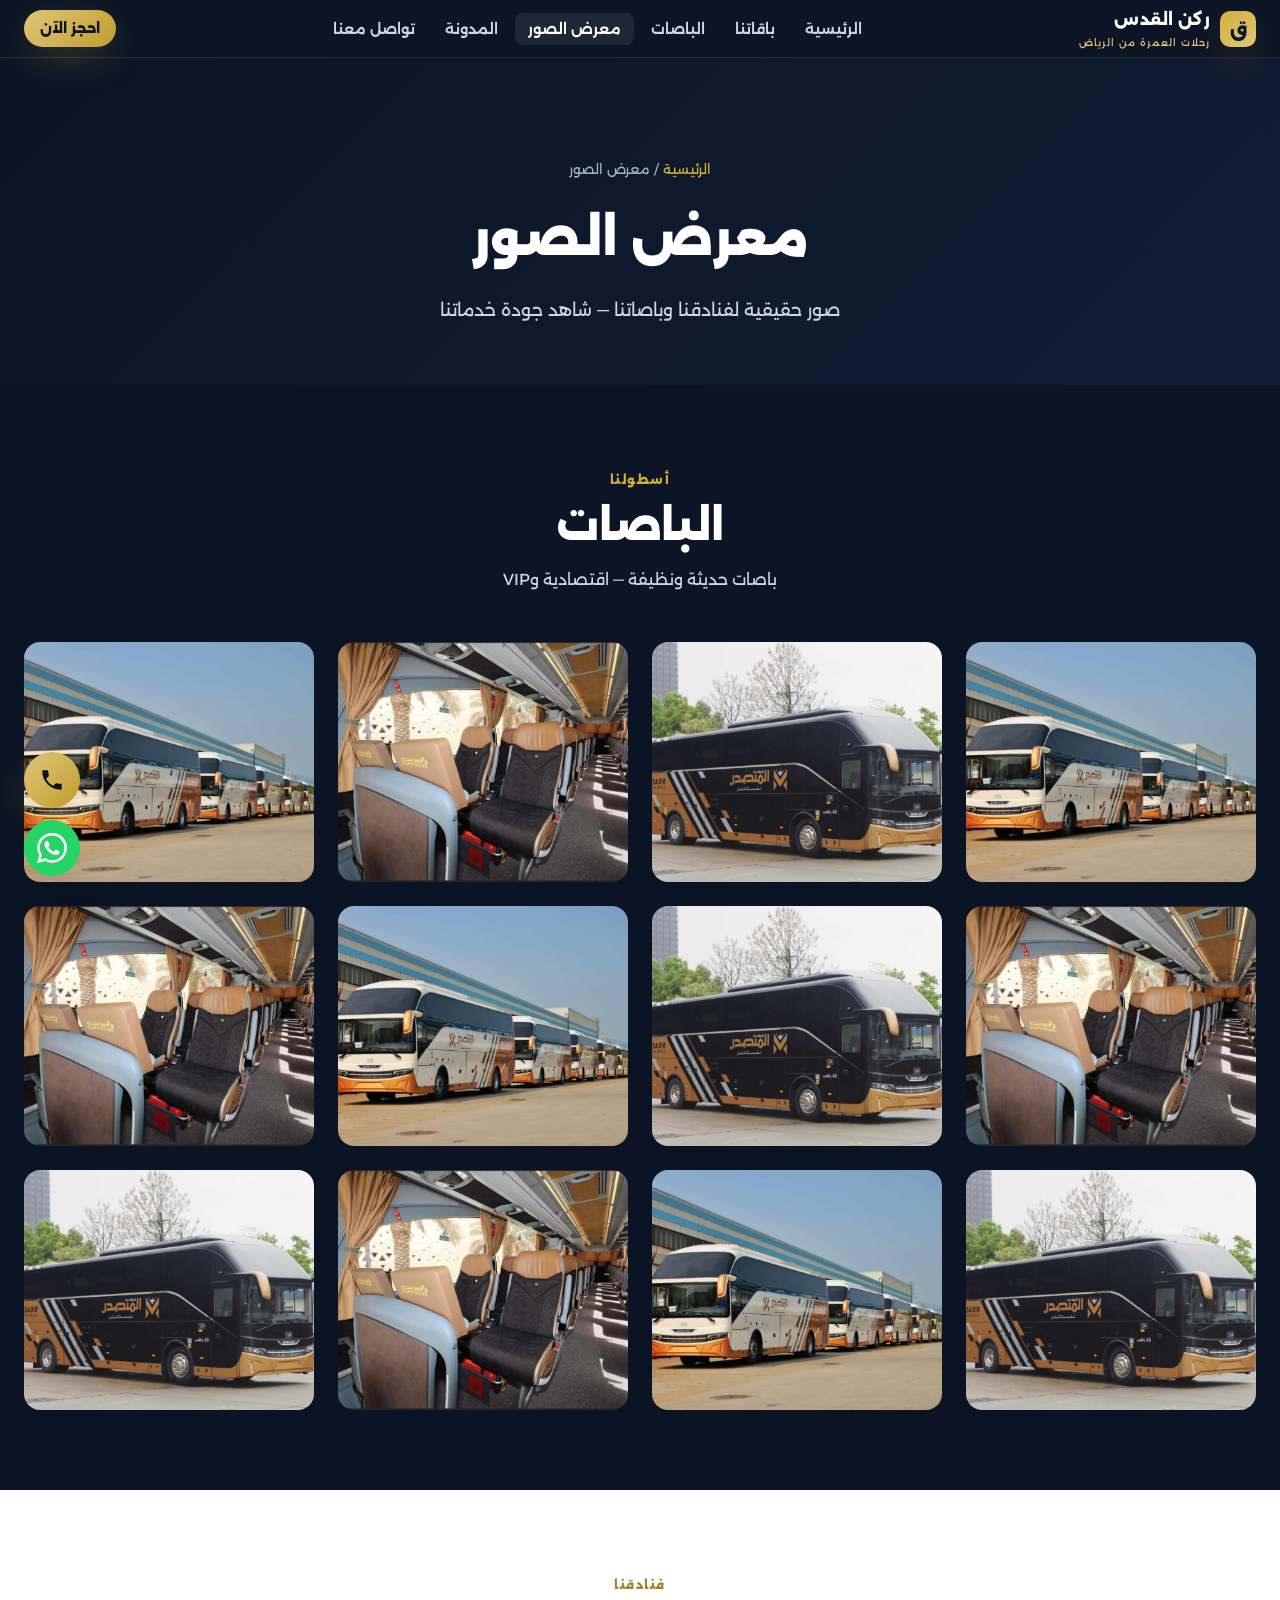
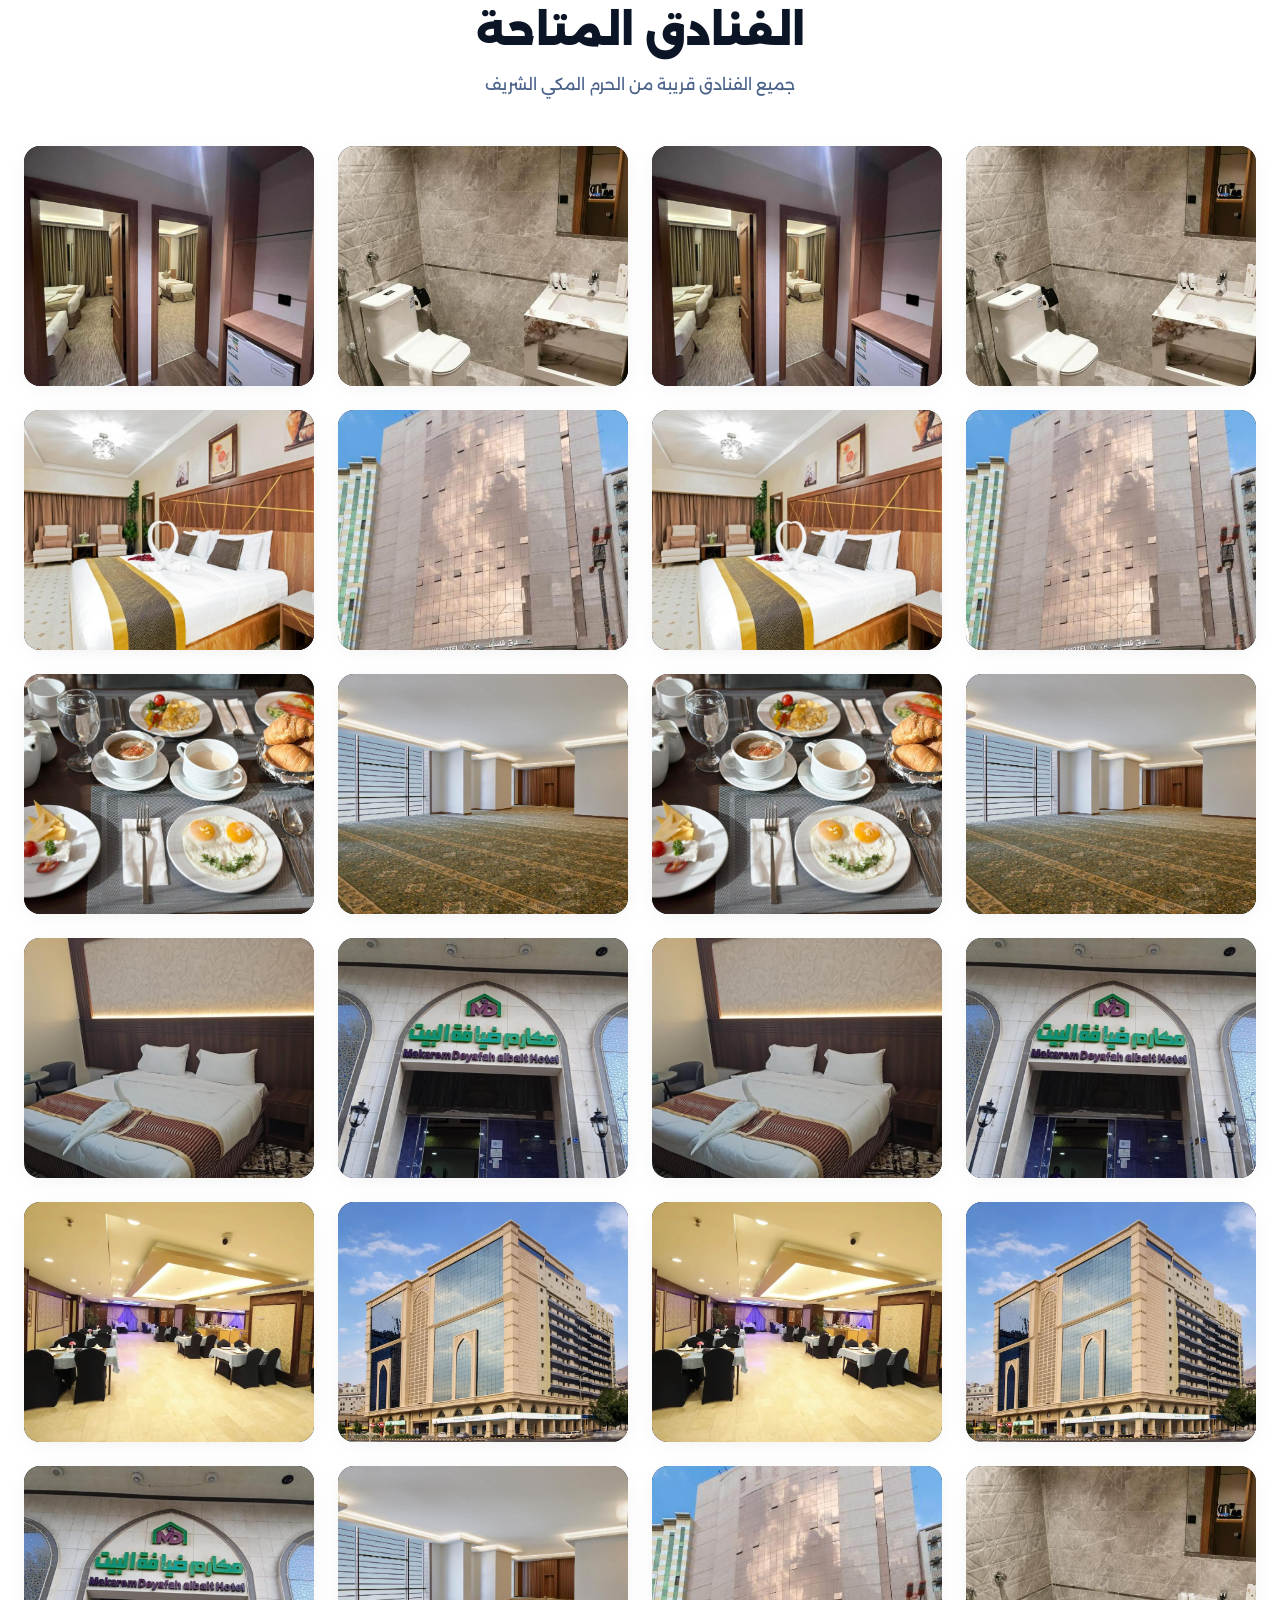
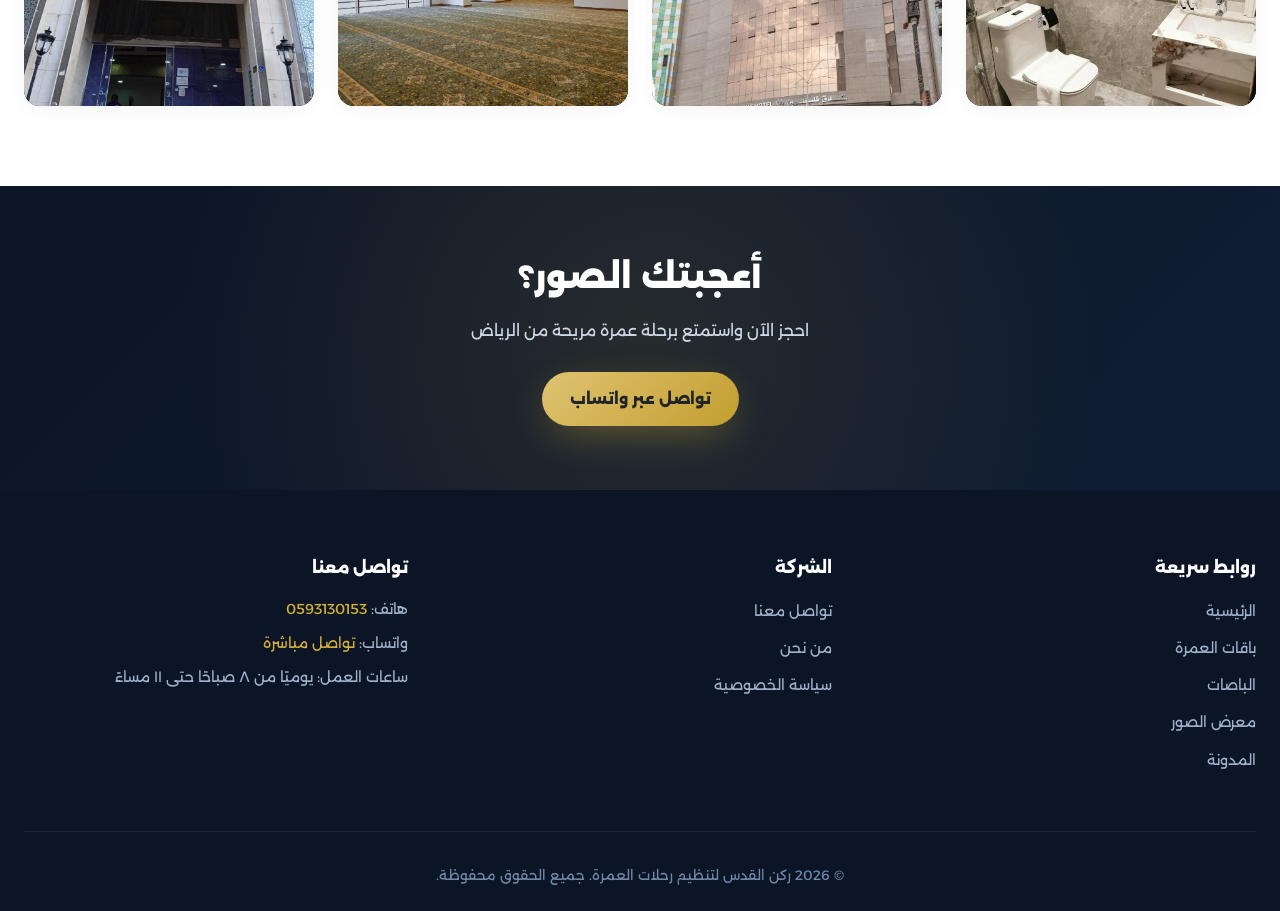
<file: gallery.html>
<!DOCTYPE html>
<html lang="ar" dir="rtl">
<head>
<meta charset="UTF-8">
<meta name="viewport" content="width=device-width, initial-scale=1.0">
<title>معرض الصور | ركن القدس</title>
<meta name="description" content="معرض صور فنادقنا وباصاتنا — فنادق 3-5 نجوم وباصات حديثة لرحلات العمرة من الرياض">
<link rel="stylesheet" href="style.css">
</head>
<body>

<header class="site">
  <nav class="main">
    <a href="index.html" class="brand">
      <span class="mark">ق</span>
      <span class="name">ركن القدس<span>رحلات العمرة من الرياض</span></span>
    </a>
    <ul>
      <li><a href="index.html">الرئيسية</a></li>
      <li><a href="packages.html">باقاتنا</a></li>
      <li><a href="buses.html">الباصات</a></li>
      <li><a href="gallery.html" class="active">معرض الصور</a></li>
      <li><a href="blog.html">المدونة</a></li>
      <li><a href="contact.html">تواصل معنا</a></li>
    </ul>
    <a class="nav-cta" href="https://wa.me/966593130153" target="_blank" rel="noopener">احجز الآن</a>
    <button class="burger" aria-label="فتح القائمة" aria-expanded="false">☰</button>
  </nav>
</header>

<a class="call-float" href="tel:+966593130153" aria-label="اتصال مباشر"><svg width="26" height="26" viewBox="0 0 24 24" xmlns="http://www.w3.org/2000/svg"><path d="M6.62 10.79c1.44 2.83 3.76 5.14 6.59 6.59l2.2-2.2c.27-.27.67-.36 1.02-.24 1.12.37 2.33.57 3.57.57.55 0 1 .45 1 1V20c0 .55-.45 1-1 1-9.39 0-17-7.61-17-17 0-.55.45-1 1-1h3.5c.55 0 1 .45 1 1 0 1.25.2 2.45.57 3.57.11.35.03.74-.25 1.02l-2.2 2.2z"/></svg></a>
<a class="wa-float" href="https://wa.me/966593130153" target="_blank" rel="noopener" aria-label="تواصل عبر واتساب"><svg width="30" height="30" viewBox="0 0 24 24" xmlns="http://www.w3.org/2000/svg"><path d="M17.472 14.382c-.297-.149-1.758-.867-2.03-.967-.273-.099-.471-.148-.67.15-.197.297-.767.966-.94 1.164-.173.199-.347.223-.644.075-.297-.15-1.255-.463-2.39-1.475-.883-.788-1.48-1.761-1.653-2.059-.173-.297-.018-.458.13-.606.134-.133.298-.347.446-.52.149-.174.198-.298.298-.497.099-.198.05-.371-.025-.52-.075-.149-.669-1.612-.916-2.207-.242-.579-.487-.5-.669-.51-.173-.008-.371-.01-.57-.01-.198 0-.52.074-.792.372-.272.297-1.04 1.016-1.04 2.479 0 1.462 1.065 2.875 1.213 3.074.149.198 2.096 3.2 5.077 4.487.709.306 1.262.489 1.694.625.712.227 1.36.195 1.871.118.571-.085 1.758-.719 2.006-1.413.248-.694.248-1.289.173-1.413-.074-.124-.272-.198-.57-.347m-5.421 7.403h-.004a9.87 9.87 0 01-5.031-1.378l-.361-.214-3.741.982.998-3.648-.235-.374a9.86 9.86 0 01-1.51-5.26c.001-5.45 4.436-9.884 9.888-9.884 2.64 0 5.122 1.03 6.988 2.898a9.825 9.825 0 012.893 6.994c-.003 5.45-4.437 9.884-9.885 9.884m8.413-18.297A11.815 11.815 0 0012.05 0C5.495 0 .16 5.335.157 11.892c0 2.096.547 4.142 1.588 5.945L.057 24l6.305-1.654a11.882 11.882 0 005.683 1.448h.005c6.554 0 11.89-5.335 11.893-11.893a11.821 11.821 0 00-3.48-8.413z"/></svg></a>

<section class="page-hero">
  <div class="wrap">
    <p class="breadcrumb"><a href="index.html">الرئيسية</a> / معرض الصور</p>
    <h1>معرض الصور</h1>
    <p class="hero-subtitle">صور حقيقية لفنادقنا وباصاتنا — شاهد جودة خدماتنا</p>
  </div>
</section>

<section style="background:var(--ink-950);color:white;">
  <div class="wrap">
    <div class="section-head reveal">
      <span class="section-badge" style="color:var(--gold-400);">أسطولنا</span>
      <h2 style="color:white;">الباصات</h2>
      <p style="color:var(--ink-200);">باصات حديثة ونظيفة — اقتصادية وVIP</p>
    </div>

    <div class="gallery-grid">
      <figure class="lightbox reveal">
        <img src="images/buses/اسطول باصات.jpeg" alt="أسطول الباصات" data-full="images/buses/اسطول باصات.jpeg">
        <figcaption>أسطول الباصات الحديث</figcaption>
      </figure>
      <figure class="lightbox reveal">
        <img src="images/buses/باص من الخارج.jpg" alt="باص من الخارج" data-full="images/buses/باص من الخارج.jpg">
        <figcaption>باص اقتصادي من الخارج</figcaption>
      </figure>
      <figure class="lightbox reveal">
        <img src="images/buses/باص من الداخل 2.jpg" alt="باص من الداخل" data-full="images/buses/باص من الداخل 2.jpg">
        <figcaption>مقاعد مريحة من الداخل</figcaption>
      </figure>
      <figure class="lightbox reveal">
        <img src="images/buses/اسطول باصات.jpeg" alt="باص VIP" data-full="images/buses/اسطول باصات.jpeg">
        <figcaption>باص VIP من الخارج</figcaption>
      </figure>
      <figure class="lightbox reveal">
        <img src="images/buses/باص من الداخل 2.jpg" alt="باص VIP داخلي" data-full="images/buses/باص من الداخل 2.jpg">
        <figcaption>مقاعد VIP فاخرة ومريحة</figcaption>
      </figure>
      <figure class="lightbox reveal">
        <img src="images/buses/باص من الخارج.jpg" alt="باص اقتصادي جديد" data-full="images/buses/باص من الخارج.jpg">
        <figcaption>باص اقتصادي 49 مقعد</figcaption>
      </figure>
      <figure class="lightbox reveal">
        <img src="images/buses/اسطول باصات.jpeg" alt="موقف الباصات" data-full="images/buses/اسطول باصات.jpeg">
        <figcaption>موقف الباصات في الرياض</figcaption>
      </figure>
      <figure class="lightbox reveal">
        <img src="images/buses/باص من الداخل 2.jpg" alt="مقاعد الباص" data-full="images/buses/باص من الداخل 2.jpg">
        <figcaption>مقاعد قابلة للنوم</figcaption>
      </figure>
      <figure class="lightbox reveal">
        <img src="images/buses/باص من الخارج.jpg" alt="باص نظيف" data-full="images/buses/باص من الخارج.jpg">
        <figcaption>باص نظيف جاهز للرحلة</figcaption>
      </figure>
      <figure class="lightbox reveal">
        <img src="images/buses/اسطول باصات.jpeg" alt="أسطول كامل" data-full="images/buses/اسطول باصات.jpeg">
        <figcaption>الأسطول الكامل للشركة</figcaption>
      </figure>
      <figure class="lightbox reveal">
        <img src="images/buses/باص من الداخل 2.jpg" alt="مقاعد مكيفة" data-full="images/buses/باص من الداخل 2.jpg">
        <figcaption>مقاعد مكيفة ومريحة</figcaption>
      </figure>
      <figure class="lightbox reveal">
        <img src="images/buses/باص من الخارج.jpg" alt="باص حديث" data-full="images/buses/باص من الخارج.jpg">
        <figcaption>باص حديث موديل 2024</figcaption>
      </figure>
    </div>
  </div>
</section>

<section style="background:white;">
  <div class="wrap">
    <div class="section-head reveal">
      <span class="section-badge">فنادقنا</span>
      <h2>الفنادق المتاحة</h2>
      <p>جميع الفنادق قريبة من الحرم المكي الشريف</p>
    </div>

    <div class="gallery-grid">
      <figure class="lightbox reveal">
        <img src="images/hotels/sama-1.jpg" alt="فندق سما المقام" data-full="images/hotels/sama-1.jpg">
        <figcaption>فندق سما المقام ⭐⭐⭐⭐⭐</figcaption>
      </figure>
      <figure class="lightbox reveal">
        <img src="images/hotels/sama-2.jpg" alt="فندق سما المقام - غرفة" data-full="images/hotels/sama-2.jpg">
        <figcaption>غرفة في فندق سما المقام</figcaption>
      </figure>
      <figure class="lightbox reveal">
        <img src="images/hotels/sama-1.jpg" alt="فندق سما المقام - حمام" data-full="images/hotels/sama-1.jpg">
        <figcaption>حمام فندق سما المقام</figcaption>
      </figure>
      <figure class="lightbox reveal">
        <img src="images/hotels/sama-2.jpg" alt="فندق سما المقام - مدخل" data-full="images/hotels/sama-2.jpg">
        <figcaption>مدخل فندق سما المقام</figcaption>
      </figure>
      <figure class="lightbox reveal">
        <img src="images/hotels/palestine-1.jpg" alt="فندق فلسطين" data-full="images/hotels/palestine-1.jpg">
        <figcaption>فندق فلسطين ⭐⭐⭐⭐</figcaption>
      </figure>
      <figure class="lightbox reveal">
        <img src="images/hotels/palestine-2.jpg" alt="فندق فلسطين - لوبي" data-full="images/hotels/palestine-2.jpg">
        <figcaption>لوبي فندق فلسطين</figcaption>
      </figure>
      <figure class="lightbox reveal">
        <img src="images/hotels/palestine-1.jpg" alt="فندق فلسطين - غرفة مزدوجة" data-full="images/hotels/palestine-1.jpg">
        <figcaption>غرفة مزدوجة فندق فلسطين</figcaption>
      </figure>
      <figure class="lightbox reveal">
        <img src="images/hotels/palestine-2.jpg" alt="فندق فلسطين - إطلالة" data-full="images/hotels/palestine-2.jpg">
        <figcaption>إطلالة فندق فلسطين على الحرم</figcaption>
      </figure>
      <figure class="lightbox reveal">
        <img src="images/hotels/fuko-1.jpg" alt="فندق فوكو" data-full="images/hotels/fuko-1.jpg">
        <figcaption>فندق فوكو ⭐⭐⭐⭐</figcaption>
      </figure>
      <figure class="lightbox reveal">
        <img src="images/hotels/fuko-2.jpg" alt="فندق فوكو - غرفة" data-full="images/hotels/fuko-2.jpg">
        <figcaption>غرفة في فندق فوكو</figcaption>
      </figure>
      <figure class="lightbox reveal">
        <img src="images/hotels/fuko-1.jpg" alt="فندق فوكو - مطعم" data-full="images/hotels/fuko-1.jpg">
        <figcaption>مطعم فندق فوكو</figcaption>
      </figure>
      <figure class="lightbox reveal">
        <img src="images/hotels/fuko-2.jpg" alt="فندق فوكو - حمام" data-full="images/hotels/fuko-2.jpg">
        <figcaption>حمام فندق فوكو</figcaption>
      </figure>
      <figure class="lightbox reveal">
        <img src="images/hotels/makarem-1.jpg" alt="مكارم ضيافة البيت" data-full="images/hotels/makarem-1.jpg">
        <figcaption>مكارم ضيافة البيت ⭐⭐⭐⭐</figcaption>
      </figure>
      <figure class="lightbox reveal">
        <img src="images/hotels/makarem-2.jpg" alt="مكارم ضيافة البيت - لوبي" data-full="images/hotels/makarem-2.jpg">
        <figcaption>لوبي مكارم ضيافة البيت</figcaption>
      </figure>
      <figure class="lightbox reveal">
        <img src="images/hotels/makarem-1.jpg" alt="مكارم ضيافة البيت - غرفة عائلية" data-full="images/hotels/makarem-1.jpg">
        <figcaption>غرفة عائلية مكارم ضيافة البيت</figcaption>
      </figure>
      <figure class="lightbox reveal">
        <img src="images/hotels/makarem-2.jpg" alt="مكارم ضيافة البيت - منظر" data-full="images/hotels/makarem-2.jpg">
        <figcaption>منظر الحرم من مكارم ضيافة البيت</figcaption>
      </figure>
      <figure class="lightbox reveal">
        <img src="images/hotels/mina-1.webp" alt="فندق منى" data-full="images/hotels/mina-1.webp">
        <figcaption>فندق في منى ⭐⭐⭐</figcaption>
      </figure>
      <figure class="lightbox reveal">
        <img src="images/hotels/mina-2.webp" alt="فندق منى - غرفة" data-full="images/hotels/mina-2.webp">
        <figcaption>غرفة في فندق منى</figcaption>
      </figure>
      <figure class="lightbox reveal">
        <img src="images/hotels/mina-1.webp" alt="فندق منى - طاولة طعام" data-full="images/hotels/mina-1.webp">
        <figcaption>طاولة طعام فندق منى</figcaption>
      </figure>
      <figure class="lightbox reveal">
        <img src="images/hotels/mina-2.webp" alt="فندق منى - مدخل" data-full="images/hotels/mina-2.webp">
        <figcaption>مدخل فندق منى</figcaption>
      </figure>
      <figure class="lightbox reveal">
        <img src="images/hotels/sama-1.jpg" alt="فندق الزهراء" data-full="images/hotels/sama-1.jpg">
        <figcaption>فندق الزهراء ⭐⭐⭐⭐</figcaption>
      </figure>
      <figure class="lightbox reveal">
        <img src="images/hotels/palestine-1.jpg" alt="فندق الصفا" data-full="images/hotels/palestine-1.jpg">
        <figcaption>فندق الصفا ⭐⭐⭐⭐</figcaption>
      </figure>
      <figure class="lightbox reveal">
        <img src="images/hotels/fuko-1.jpg" alt="فندق المروة" data-full="images/hotels/fuko-1.jpg">
        <figcaption>فندق المروة ⭐⭐⭐⭐</figcaption>
      </figure>
      <figure class="lightbox reveal">
        <img src="images/hotels/makarem-1.jpg" alt="فندق دار الإيمان" data-full="images/hotels/makarem-1.jpg">
        <figcaption>فندق دار الإيمان ⭐⭐⭐⭐⭐</figcaption>
      </figure>
    </div>
  </div>
</section>

<section class="cta-band">
  <div class="wrap">
    <h2>أعجبتك الصور؟</h2>
    <p>احجز الآن واستمتع برحلة عمرة مريحة من الرياض</p>
    <a class="btn btn-gold" href="https://wa.me/966593130153?text=أعجبتني الصور، أريد الحجز" target="_blank" rel="noopener">تواصل عبر واتساب</a>
  </div>
</section>

<footer class="site-footer">
  <div class="wrap">
    <div class="footer-grid">
      <div class="footer-col">
        <h4>روابط سريعة</h4>
        <ul>
          <li><a href="index.html">الرئيسية</a></li>
          <li><a href="packages.html">باقات العمرة</a></li>
          <li><a href="buses.html">الباصات</a></li>
          <li><a href="gallery.html">معرض الصور</a></li>
          <li><a href="blog.html">المدونة</a></li>
        </ul>
      </div>
      <div class="footer-col">
        <h4>الشركة</h4>
        <ul>
          <li><a href="contact.html">تواصل معنا</a></li>
          <li><a href="#">من نحن</a></li>
          <li><a href="#">سياسة الخصوصية</a></li>
        </ul>
      </div>
      <div class="footer-col">
        <h4>تواصل معنا</h4>
        <p>هاتف: <a href="tel:+966593130153">0593130153</a></p>
        <p>واتساب: <a href="https://wa.me/966593130153" target="_blank" rel="noopener">تواصل مباشرة</a></p>
        <p>ساعات العمل: يوميًا من ٨ صباحًا حتى ١١ مساءً</p>
      </div>
    </div>
    <div class="footer-bottom">
      <p>© 2026 ركن القدس لتنظيم رحلات العمرة. جميع الحقوق محفوظة.</p>
    </div>
  </div>
</footer>

<script src="script.js"></script>
<script>
(function(){
  var observer = new IntersectionObserver(function(entries){
    entries.forEach(function(e){
      if(e.isIntersecting){
        e.target.classList.add('visible');
        observer.unobserve(e.target);
      }
    });
  }, {threshold: 0.1});
  document.querySelectorAll('.reveal').forEach(function(el){
    observer.observe(el);
  });
})();
</script>
</body>
</html>
</file>
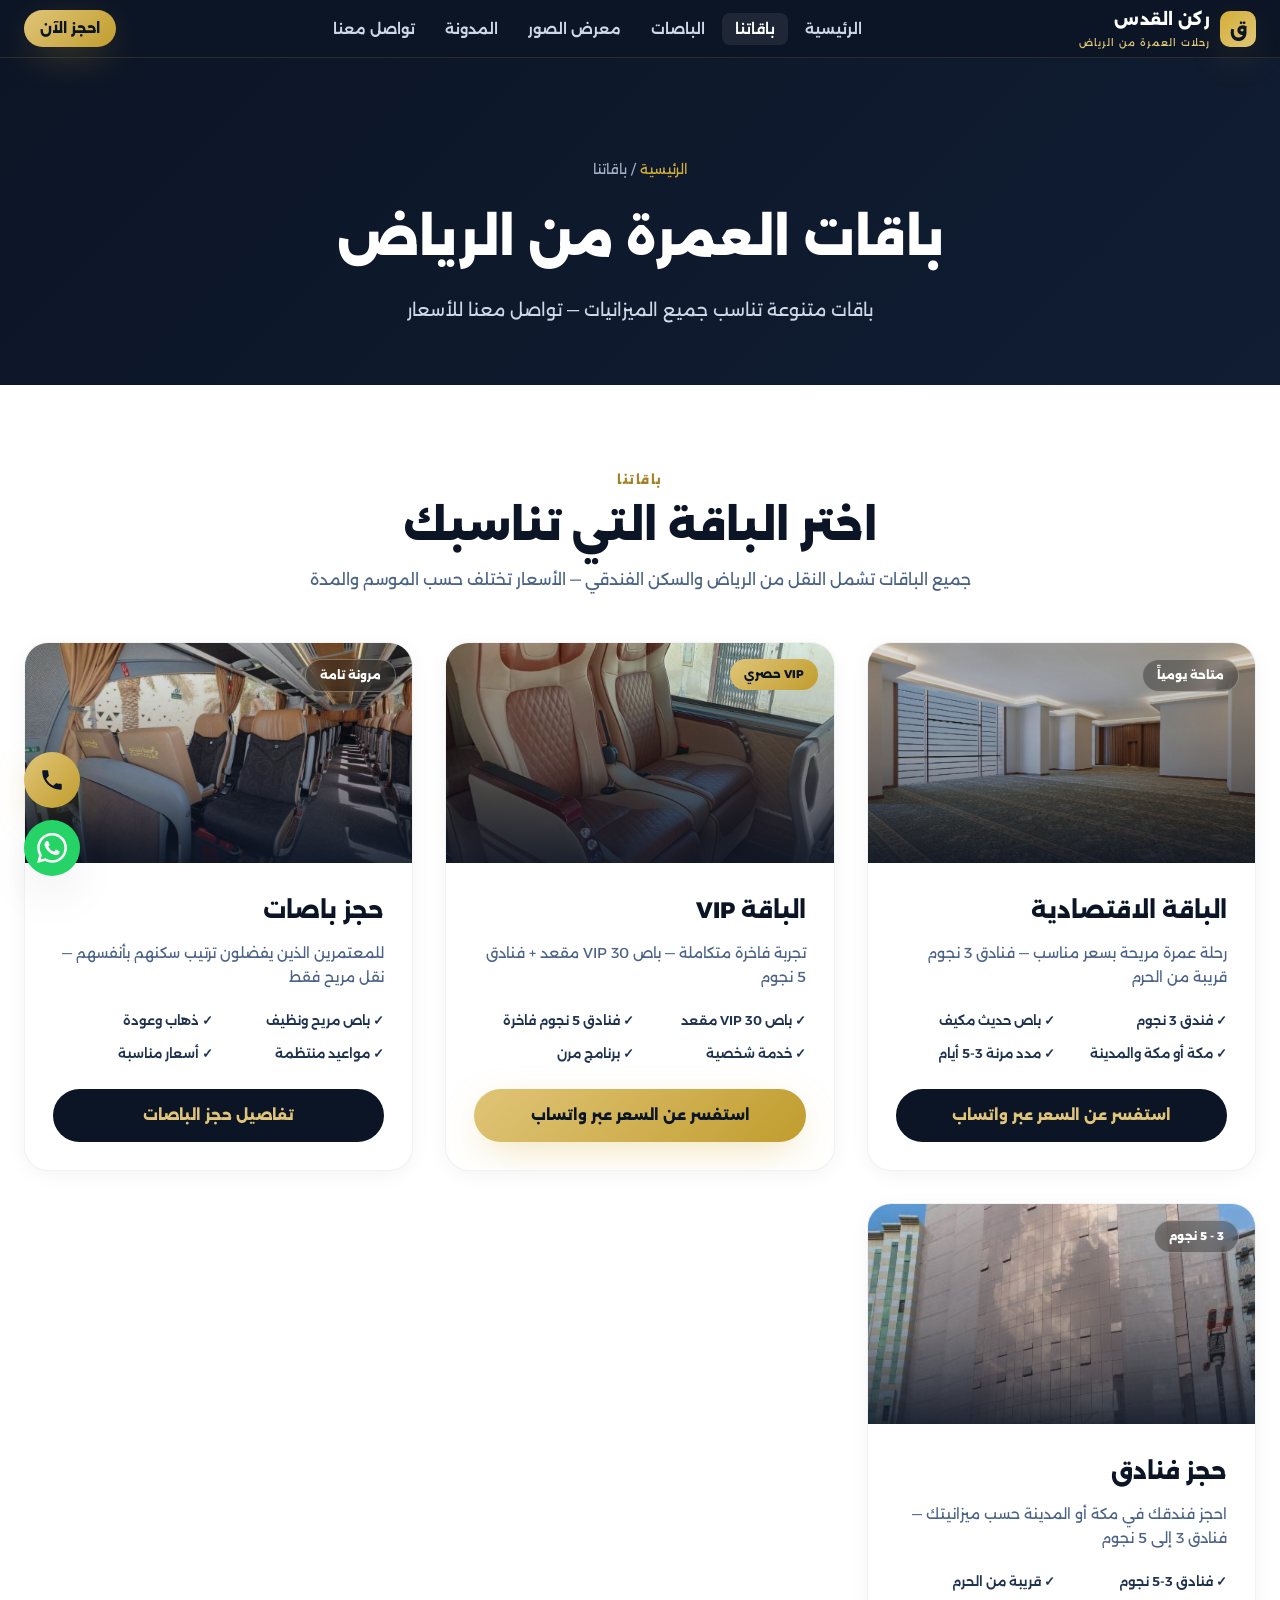
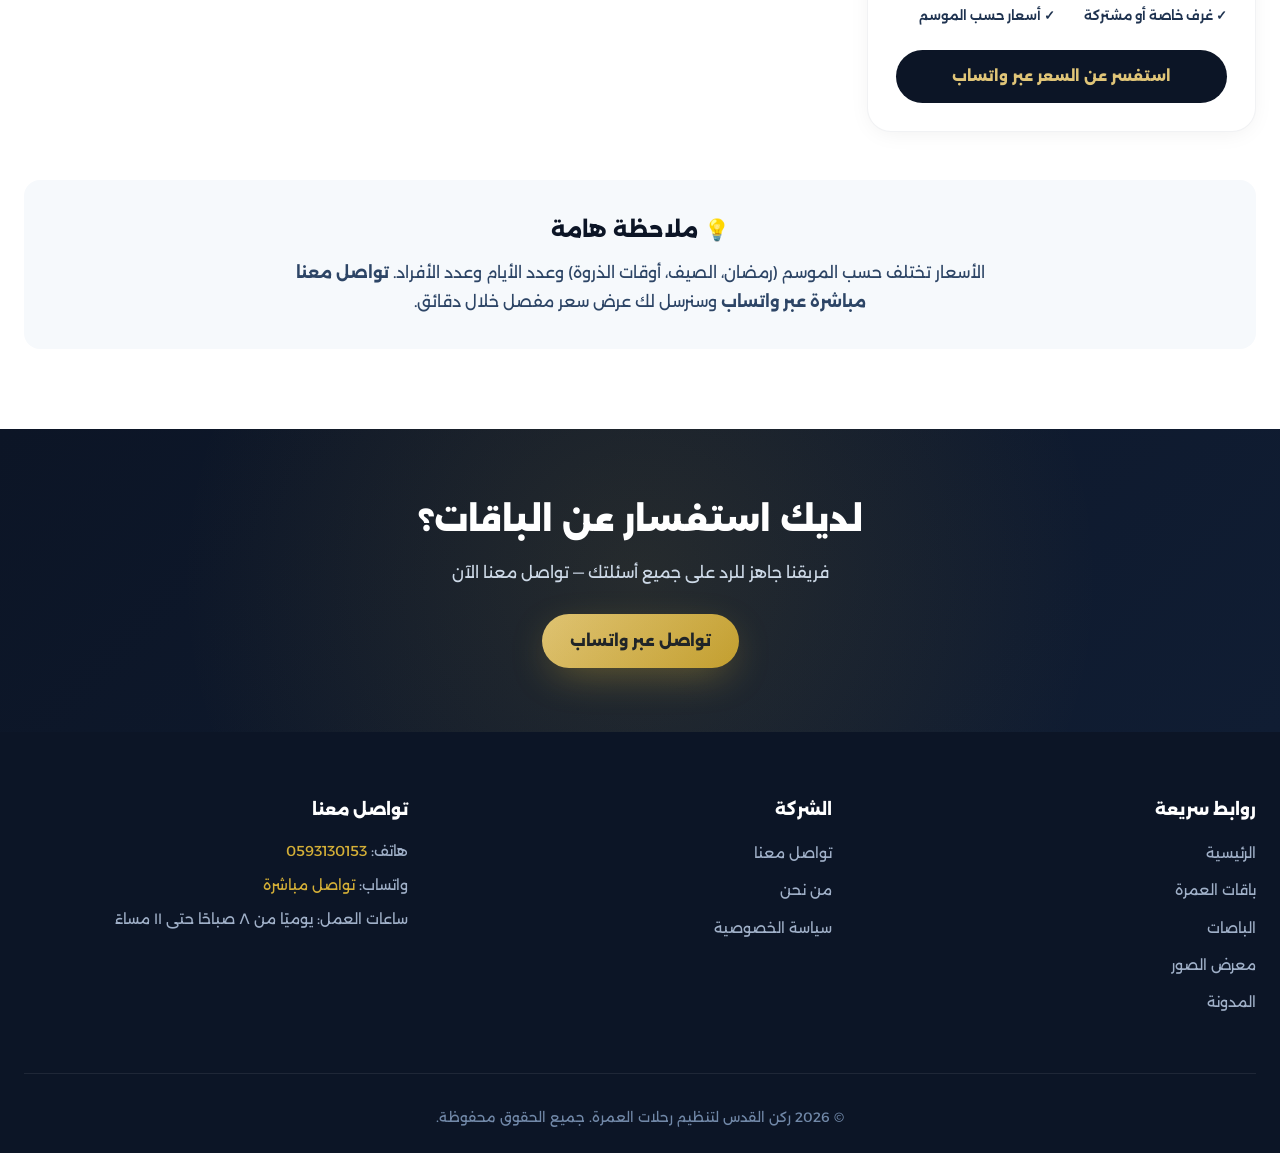
<file: packages.html>
<!DOCTYPE html>
<html lang="ar" dir="rtl">
<head>
<meta charset="UTF-8">
<meta name="viewport" content="width=device-width, initial-scale=1.0">
<title>باقاتنا | ركن القدس</title>
<meta name="description" content="باقات عمرة من الرياض: اقتصادية وVIP، فنادق 3-5 نجوم، مواصلات مريحة">
<link rel="stylesheet" href="style.css">
</head>
<body>

<header class="site">
  <nav class="main">
    <a href="index.html" class="brand">
      <span class="mark">ق</span>
      <span class="name">ركن القدس<span>رحلات العمرة من الرياض</span></span>
    </a>
    <ul>
      <li><a href="index.html">الرئيسية</a></li>
      <li><a href="packages.html" class="active">باقاتنا</a></li>
      <li><a href="buses.html">الباصات</a></li>
      <li><a href="gallery.html">معرض الصور</a></li>
      <li><a href="blog.html">المدونة</a></li>
      <li><a href="contact.html">تواصل معنا</a></li>
    </ul>
    <a class="nav-cta" href="https://wa.me/966593130153" target="_blank" rel="noopener">احجز الآن</a>
    <button class="burger" aria-label="فتح القائمة" aria-expanded="false">☰</button>
  </nav>
</header>

<a class="call-float" href="tel:+966593130153" aria-label="اتصال مباشر"><svg width="26" height="26" viewBox="0 0 24 24" xmlns="http://www.w3.org/2000/svg"><path d="M6.62 10.79c1.44 2.83 3.76 5.14 6.59 6.59l2.2-2.2c.27-.27.67-.36 1.02-.24 1.12.37 2.33.57 3.57.57.55 0 1 .45 1 1V20c0 .55-.45 1-1 1-9.39 0-17-7.61-17-17 0-.55.45-1 1-1h3.5c.55 0 1 .45 1 1 0 1.25.2 2.45.57 3.57.11.35.03.74-.25 1.02l-2.2 2.2z"/></svg></a>
<a class="wa-float" href="https://wa.me/966593130153" target="_blank" rel="noopener" aria-label="تواصل عبر واتساب"><svg width="30" height="30" viewBox="0 0 24 24" xmlns="http://www.w3.org/2000/svg"><path d="M17.472 14.382c-.297-.149-1.758-.867-2.03-.967-.273-.099-.471-.148-.67.15-.197.297-.767.966-.94 1.164-.173.199-.347.223-.644.075-.297-.15-1.255-.463-2.39-1.475-.883-.788-1.48-1.761-1.653-2.059-.173-.297-.018-.458.13-.606.134-.133.298-.347.446-.52.149-.174.198-.298.298-.497.099-.198.05-.371-.025-.52-.075-.149-.669-1.612-.916-2.207-.242-.579-.487-.5-.669-.51-.173-.008-.371-.01-.57-.01-.198 0-.52.074-.792.372-.272.297-1.04 1.016-1.04 2.479 0 1.462 1.065 2.875 1.213 3.074.149.198 2.096 3.2 5.077 4.487.709.306 1.262.489 1.694.625.712.227 1.36.195 1.871.118.571-.085 1.758-.719 2.006-1.413.248-.694.248-1.289.173-1.413-.074-.124-.272-.198-.57-.347m-5.421 7.403h-.004a9.87 9.87 0 01-5.031-1.378l-.361-.214-3.741.982.998-3.648-.235-.374a9.86 9.86 0 01-1.51-5.26c.001-5.45 4.436-9.884 9.888-9.884 2.64 0 5.122 1.03 6.988 2.898a9.825 9.825 0 012.893 6.994c-.003 5.45-4.437 9.884-9.885 9.884m8.413-18.297A11.815 11.815 0 0012.05 0C5.495 0 .16 5.335.157 11.892c0 2.096.547 4.142 1.588 5.945L.057 24l6.305-1.654a11.882 11.882 0 005.683 1.448h.005c6.554 0 11.89-5.335 11.893-11.893a11.821 11.821 0 00-3.48-8.413z"/></svg></a>

<section class="page-hero">
  <div class="wrap">
    <p class="breadcrumb"><a href="index.html">الرئيسية</a> / باقاتنا</p>
    <h1>باقات العمرة من الرياض</h1>
    <p class="hero-subtitle">باقات متنوعة تناسب جميع الميزانيات — تواصل معنا للأسعار</p>
  </div>
</section>

<section style="background:white;">
  <div class="wrap">
    <div class="section-head reveal">
      <span class="section-badge">باقاتنا</span>
      <h2>اختر الباقة التي تناسبك</h2>
      <p>جميع الباقات تشمل النقل من الرياض والسكن الفندقي — الأسعار تختلف حسب الموسم والمدة</p>
    </div>

    <div class="packages-grid">

      <!-- الباقة الاقتصادية -->
      <article class="package-card reveal">
        <div class="package-img">
          <img src="images/hotels/fuko-1.jpg" alt="الباقة الاقتصادية">
          <div class="package-img-overlay"></div>
          <span class="package-badge eco">متاحة يومياً</span>
        </div>
        <div class="package-body">
          <h3 class="package-title">الباقة الاقتصادية</h3>
          <p class="package-desc">رحلة عمرة مريحة بسعر مناسب — فنادق 3 نجوم قريبة من الحرم</p>
          <div class="package-features">
            <span>✓ فندق 3 نجوم</span>
            <span>✓ باص حديث مكيف</span>
            <span>✓ مكة أو مكة والمدينة</span>
            <span>✓ مدد مرنة 3-5 أيام</span>
          </div>
          <a href="https://wa.me/966593130153?text=أريد الاستفسار عن الباقة الاقتصادية" target="_blank" rel="noopener" class="package-cta">
            استفسر عن السعر عبر واتساب
          </a>
        </div>
      </article>

      <!-- باقة VIP -->
      <article class="package-card reveal">
        <div class="package-img">
          <img src="images/vip.jpg" alt="باقة VIP">
          <div class="package-img-overlay"></div>
          <span class="package-badge vip">VIP حصري</span>
        </div>
        <div class="package-body">
          <h3 class="package-title">الباقة VIP</h3>
          <p class="package-desc">تجربة فاخرة متكاملة — باص VIP 30 مقعد + فنادق 5 نجوم</p>
          <div class="package-features">
            <span>✓ باص VIP 30 مقعد</span>
            <span>✓ فنادق 5 نجوم فاخرة</span>
            <span>✓ خدمة شخصية</span>
            <span>✓ برنامج مرن</span>
          </div>
          <a href="https://wa.me/966593130153?text=أريد الاستفسار عن باقة VIP" target="_blank" rel="noopener" class="package-cta gold">
            استفسر عن السعر عبر واتساب
          </a>
        </div>
      </article>

      <!-- حجز باصات -->
      <article class="package-card reveal">
        <div class="package-img">
          <img src="images/buses/باص من الداخل 2.jpg" alt="حجز باصات">
          <div class="package-img-overlay"></div>
          <span class="package-badge eco">مرونة تامة</span>
        </div>
        <div class="package-body">
          <h3 class="package-title">حجز باصات</h3>
          <p class="package-desc">للمعتمرين الذين يفضلون ترتيب سكنهم بأنفسهم — نقل مريح فقط</p>
          <div class="package-features">
            <span>✓ باص مريح ونظيف</span>
            <span>✓ ذهاب وعودة</span>
            <span>✓ مواعيد منتظمة</span>
            <span>✓ أسعار مناسبة</span>
          </div>
          <a href="buses.html" class="package-cta">
            تفاصيل حجز الباصات
          </a>
        </div>
      </article>

      <!-- حجز فنادق -->
      <article class="package-card reveal">
        <div class="package-img">
          <img src="images/hotels/palestine-1.jpg" alt="حجز فنادق">
          <div class="package-img-overlay"></div>
          <span class="package-badge eco">3 - 5 نجوم</span>
        </div>
        <div class="package-body">
          <h3 class="package-title">حجز فنادق</h3>
          <p class="package-desc">احجز فندقك في مكة أو المدينة حسب ميزانيتك — فنادق 3 إلى 5 نجوم</p>
          <div class="package-features">
            <span>✓ فنادق 3-5 نجوم</span>
            <span>✓ قريبة من الحرم</span>
            <span>✓ غرف خاصة أو مشتركة</span>
            <span>✓ أسعار حسب الموسم</span>
          </div>
          <a href="https://wa.me/966593130153?text=أريد الاستفسار عن حجز فنادق" target="_blank" rel="noopener" class="package-cta">
            استفسر عن السعر عبر واتساب
          </a>
        </div>
      </article>

    </div>

    <div style="background:var(--ink-50);border-radius:16px;padding:32px;text-align:center;margin-top:48px;" class="reveal">
      <h3 style="font-size:1.3rem;font-weight:800;color:var(--ink-950);margin-bottom:12px;">💡 ملاحظة هامة</h3>
      <p style="color:var(--ink-600);line-height:1.8;max-width:720px;margin:0 auto;">
        الأسعار تختلف حسب الموسم (رمضان، الصيف، أوقات الذروة) وعدد الأيام وعدد الأفراد.
        <strong>تواصل معنا مباشرة عبر واتساب</strong> وسنرسل لك عرض سعر مفصل خلال دقائق.
      </p>
    </div>
  </div>
</section>

<section class="cta-band">
  <div class="wrap">
    <h2>لديك استفسار عن الباقات؟</h2>
    <p>فريقنا جاهز للرد على جميع أسئلتك — تواصل معنا الآن</p>
    <a class="btn btn-gold" href="https://wa.me/966593130153?text=السلام عليكم، أريد الاستفسار عن باقات العمرة" target="_blank" rel="noopener">تواصل عبر واتساب</a>
  </div>
</section>

<footer class="site-footer">
  <div class="wrap">
    <div class="footer-grid">
      <div class="footer-col">
        <h4>روابط سريعة</h4>
        <ul>
          <li><a href="index.html">الرئيسية</a></li>
          <li><a href="packages.html">باقات العمرة</a></li>
          <li><a href="buses.html">الباصات</a></li>
          <li><a href="gallery.html">معرض الصور</a></li>
          <li><a href="blog.html">المدونة</a></li>
        </ul>
      </div>
      <div class="footer-col">
        <h4>الشركة</h4>
        <ul>
          <li><a href="contact.html">تواصل معنا</a></li>
          <li><a href="#">من نحن</a></li>
          <li><a href="#">سياسة الخصوصية</a></li>
        </ul>
      </div>
      <div class="footer-col">
        <h4>تواصل معنا</h4>
        <p>هاتف: <a href="tel:+966593130153">0593130153</a></p>
        <p>واتساب: <a href="https://wa.me/966593130153" target="_blank" rel="noopener">تواصل مباشرة</a></p>
        <p>ساعات العمل: يوميًا من ٨ صباحًا حتى ١١ مساءً</p>
      </div>
    </div>
    <div class="footer-bottom">
      <p>© 2026 ركن القدس لتنظيم رحلات العمرة. جميع الحقوق محفوظة.</p>
    </div>
  </div>
</footer>

<script src="script.js"></script>
<script>
(function(){
  var observer = new IntersectionObserver(function(entries){
    entries.forEach(function(e){
      if(e.isIntersecting){
        e.target.classList.add('visible');
        observer.unobserve(e.target);
      }
    });
  }, {threshold: 0.1});
  document.querySelectorAll('.reveal').forEach(function(el){
    observer.observe(el);
  });
})();
</script>
</body>
</html>
</file>
<file: style.css>
/* ===== ركن القدس — نظام التصميم الاحترافي =====
   مستوحى من المعارج: أزرق سفير عميق + ذهبي فاخر + أبيض نظيف
   خطوط: Alexandria (Google Fonts)
*/

@import url('https://fonts.googleapis.com/css2?family=Alexandria:wght@300;400;500;600;700;800;900&display=swap');

:root {
  /* الألوان الرئيسية */
  --gold-50: #fbf8ef;
  --gold-100: #f6eed8;
  --gold-200: #ecdcab;
  --gold-300: #e0c578;
  --gold-400: #d4af37;
  --gold-500: #c19d2e;
  --gold-600: #a38226;

  --ink-950: #0c1526;
  --ink-900: #101d33;
  --ink-800: #16263f;
  --ink-700: #1f3350;
  --ink-600: #2d4566;
  --ink-500: #4c6389;
  --ink-400: #7188a8;
  --ink-300: #a0b0c8;
  --ink-200: #ccd8e6;
  --ink-100: #e7edf5;
  --ink-50: #f6f9fc;

  --cream: #f5f9fd;

  /* الظلال */
  --shadow-soft: 0 4px 24px -6px rgba(11,11,13,0.08);
  --shadow-lift: 0 20px 50px -12px rgba(11,11,13,0.18);
  --shadow-gold: 0 12px 40px -10px rgba(212,175,55,0.45);
}

* {
  margin: 0;
  padding: 0;
  box-sizing: border-box;
}

html {
  scroll-behavior: smooth;
  -webkit-font-smoothing: antialiased;
  text-rendering: optimizeLegibility;
}

body {
  font-family: 'Alexandria', sans-serif;
  background: var(--cream);
  color: var(--ink-950);
  direction: rtl;
  line-height: 1.7;
  overflow-x: clip;
}

img {
  max-width: 100%;
  display: block;
}

a {
  color: inherit;
  text-decoration: none;
}

/* ===== الـ Header ===== */
header.site {
  background: var(--ink-950);
  position: sticky;
  top: 0;
  z-index: 50;
  border-bottom: 1px solid rgba(212,175,55,0.15);
}

nav.main {
  display: flex;
  align-items: center;
  justify-content: space-between;
  padding: 6px 24px;
  max-width: 1280px;
  margin: 0 auto;
}

.brand {
  display: flex;
  align-items: center;
  gap: 10px;
  color: white;
}

.brand .mark {
  width: 36px;
  height: 36px;
  background: linear-gradient(135deg, var(--gold-400) 0%, #e0c578 100%);
  border-radius: 10px;
  display: flex;
  align-items: center;
  justify-content: center;
  font-size: 1.1rem;
  font-weight: 800;
  color: var(--ink-950);
  box-shadow: var(--shadow-gold);
}

.brand .name {
  font-size: 1rem;
  font-weight: 800;
  letter-spacing: 0.3px;
}

.brand .name span {
  display: block;
  font-size: 0.6rem;
  font-weight: 500;
  color: var(--gold-300);
  letter-spacing: 1px;
  margin-top: 2px;
}

nav.main ul {
  display: flex;
  gap: 4px;
  list-style: none;
}

nav.main ul li a {
  color: var(--ink-200);
  font-size: 0.9rem;
  font-weight: 600;
  padding: 7px 13px;
  border-radius: 8px;
  transition: all 0.2s;
  position: relative;
}

nav.main ul li a:hover,
nav.main ul li a.active {
  color: white;
  background: rgba(255,255,255,0.08);
}

.nav-cta {
  background: linear-gradient(135deg, var(--gold-300), var(--gold-500));
  color: var(--ink-950);
  padding: 7px 16px;
  border-radius: 999px;
  font-weight: 800;
  font-size: 0.85rem;
  display: flex;
  align-items: center;
  gap: 8px;
  transition: all 0.2s;
  box-shadow: var(--shadow-gold);
}

.nav-cta:hover {
  transform: translateY(-1px);
  box-shadow: 0 16px 50px -12px rgba(212,175,55,0.55);
}

.burger {
  display: none;
  background: none;
  border: none;
  color: white;
  font-size: 1.4rem;
  cursor: pointer;
  line-height: 1;
}

@media (max-width: 900px) {
  nav.main ul {
    position: fixed;
    inset: 48px 0 auto 0;
    background: var(--ink-950);
    flex-direction: column;
    padding: 16px 24px;
    gap: 4px;
    transform: translateY(-8px);
    opacity: 0;
    pointer-events: none;
    transition: 0.25s;
    border-bottom: 1px solid rgba(212,175,55,0.15);
  }
  nav.main ul.open {
    opacity: 1;
    transform: translateY(0);
    pointer-events: auto;
  }
  nav.main ul li a {
    display: block;
    padding: 14px 12px;
  }
  .burger {
    display: block;
  }
  .nav-cta {
    display: none;
  }
}

/* ===== الأزرار العائمة (واتساب + اتصال) ===== */
.wa-float {
  position: fixed;
  bottom: 24px;
  left: 24px;
  width: 56px;
  height: 56px;
  background: #25D366;
  border-radius: 50%;
  display: grid;
  place-items: center;
  box-shadow: var(--shadow-lift);
  z-index: 100;
  transition: transform 0.2s;
  animation: pulse-ring 2.2s cubic-bezier(0.4, 0, 0.6, 1) infinite;
}

.wa-float svg {
  width: 30px;
  height: 30px;
  fill: #fff;
}

.wa-float:hover,
.call-float:hover {
  transform: scale(1.08);
}

.call-float {
  position: fixed;
  bottom: 92px;
  left: 24px;
  width: 56px;
  height: 56px;
  background: linear-gradient(135deg, var(--gold-300), var(--gold-500));
  border-radius: 50%;
  display: grid;
  place-items: center;
  box-shadow: var(--shadow-gold);
  z-index: 100;
  transition: transform 0.2s;
}

.call-float svg {
  width: 26px;
  height: 26px;
  fill: var(--ink-950);
}

@keyframes pulse-ring {
  0% { box-shadow: 0 0 0 0 rgba(37, 211, 102, 0.45); }
  70% { box-shadow: 0 0 0 20px rgba(37, 211, 102, 0); }
  100% { box-shadow: 0 0 0 0 rgba(37, 211, 102, 0); }
}

/* ===== الـ Hero ===== */
.hero {
  position: relative;
  min-height: 85vh;
  display: flex;
  flex-direction: column;
  justify-content: center;
  overflow: hidden;
  padding-top: 80px;
}

.hero-bg {
  position: absolute;
  inset: 0;
  z-index: 0;
}

.hero-bg img {
  position: absolute;
  inset: 0;
  width: 100%;
  height: 100%;
  object-fit: cover;
  object-position: 78% 38%;
}

.hero-bg-overlay {
  position: absolute;
  inset: 0;
  background: linear-gradient(180deg, rgba(12,21,38,0.92) 0%, rgba(12,21,38,0.78) 40%, rgba(12,21,38,0.85) 75%, rgba(12,21,38,0.95) 100%);
}

.hero-bg-glow {
  position: absolute;
  inset: 0;
  background: radial-gradient(ellipse 60% 50% at 50% 15%, rgba(212,175,55,0.14), transparent 65%);
}

.hero-content {
  position: relative;
  z-index: 1;
  max-width: 900px;
  margin: 0 auto;
  padding: 60px 24px;
  text-align: center;
}

.hero-icon {
  width: 72px;
  height: 72px;
  margin: 0 auto 24px;
  background: white;
  border-radius: 50%;
  display: grid;
  place-items: center;
  font-size: 2rem;
  box-shadow: var(--shadow-lift);
  animation: float 6s ease-in-out infinite;
}

@keyframes float {
  0%, 100% { transform: translateY(0); }
  50% { transform: translateY(-12px); }
}

.hero-badge {
  display: inline-flex;
  align-items: center;
  gap: 8px;
  background: rgba(255,255,255,0.1);
  border: 1px solid rgba(212,175,55,0.4);
  backdrop-filter: blur(8px);
  padding: 10px 20px;
  border-radius: 999px;
  font-size: 0.85rem;
  font-weight: 700;
  color: var(--gold-300);
  margin-bottom: 24px;
}

.hero h1 {
  font-size: clamp(2.2rem, 6vw, 4rem);
  font-weight: 900;
  line-height: 1.15;
  color: white;
  margin-bottom: 20px;
}

.hero h1 .accent {
  display: block;
  background: linear-gradient(135deg, var(--gold-300), var(--gold-500));
  -webkit-background-clip: text;
  -webkit-text-fill-color: transparent;
  background-clip: text;
  padding-bottom: 4px;
}

.hero .lead {
  font-size: 1.1rem;
  line-height: 1.7;
  color: var(--ink-100);
  max-width: 680px;
  margin: 0 auto 24px;
}

.hero-features {
  display: flex;
  flex-wrap: wrap;
  justify-content: center;
  gap: 20px 28px;
  font-size: 0.9rem;
  font-weight: 600;
  color: var(--ink-100);
  margin-bottom: 32px;
}

.hero-features span {
  display: flex;
  align-items: center;
  gap: 8px;
}

.hero-actions {
  display: flex;
  flex-wrap: wrap;
  justify-content: center;
  gap: 12px;
  margin-bottom: 40px;
}

.btn {
  display: inline-flex;
  align-items: center;
  justify-content: center;
  gap: 8px;
  padding: 14px 28px;
  border-radius: 999px;
  font-weight: 800;
  font-size: 0.95rem;
  transition: all 0.2s;
  cursor: pointer;
  border: none;
}

.btn-gold {
  background: linear-gradient(135deg, var(--gold-300), var(--gold-500));
  color: var(--ink-950);
  box-shadow: var(--shadow-gold);
}

.btn-gold:hover {
  transform: translateY(-2px);
  box-shadow: 0 16px 50px -12px rgba(212,175,55,0.6);
}

.btn-outline {
  background: rgba(255,255,255,0.1);
  color: white;
  border: 1px solid rgba(255,255,255,0.25);
  backdrop-filter: blur(8px);
}

.btn-outline:hover {
  background: rgba(255,255,255,0.2);
  transform: translateY(-1px);
}

.hero-trust {
  display: flex;
  flex-wrap: wrap;
  justify-content: center;
  gap: 24px 32px;
  padding-top: 24px;
  border-top: 1px solid rgba(255,255,255,0.1);
  font-size: 0.85rem;
  font-weight: 600;
  color: var(--ink-200);
}

.hero-trust span {
  display: flex;
  align-items: center;
  gap: 8px;
}

/* ===== أقسام الصفحة ===== */
.wrap {
  max-width: 1280px;
  margin: 0 auto;
  padding: 0 24px;
}

section {
  padding: 80px 0;
}

.section-head {
  text-align: center;
  margin-bottom: 48px;
}

.section-badge {
  display: inline-block;
  font-size: 0.75rem;
  font-weight: 800;
  text-transform: uppercase;
  letter-spacing: 1.5px;
  color: var(--gold-600);
  margin-bottom: 12px;
}

.section-head h2 {
  font-size: clamp(1.8rem, 4vw, 2.5rem);
  font-weight: 900;
  color: var(--ink-950);
  line-height: 1.2;
  margin-bottom: 16px;
}

.section-head p {
  font-size: 1rem;
  color: var(--ink-500);
  max-width: 680px;
  margin: 0 auto;
  line-height: 1.7;
}

/* ===== الباقات ===== */
.packages-grid {
  display: grid;
  grid-template-columns: repeat(auto-fit, minmax(320px, 1fr));
  gap: 32px;
}

.package-card {
  background: white;
  border-radius: 24px;
  overflow: hidden;
  box-shadow: var(--shadow-soft);
  transition: all 0.3s;
  border: 1px solid rgba(22,41,74,0.06);
}

.package-card:hover {
  transform: translateY(-4px);
  box-shadow: var(--shadow-lift);
}

.package-img {
  position: relative;
  height: 220px;
  overflow: hidden;
}

.package-img img {
  width: 100%;
  height: 100%;
  object-fit: cover;
  transition: transform 0.4s;
}

.package-card:hover .package-img img {
  transform: scale(1.05);
}

.package-img-overlay {
  position: absolute;
  inset: 0;
  background: linear-gradient(to top, rgba(12,21,38,0.88) 0%, rgba(12,21,38,0.35) 45%, rgba(12,21,38,0.08) 100%);
}

.package-badge {
  position: absolute;
  top: 16px;
  right: 16px;
  padding: 6px 14px;
  border-radius: 999px;
  font-size: 0.7rem;
  font-weight: 800;
  backdrop-filter: blur(8px);
}

.package-badge.vip {
  background: linear-gradient(135deg, var(--gold-300), var(--gold-500));
  color: var(--ink-950);
}

.package-badge.eco {
  background: rgba(0,0,0,0.3);
  color: white;
  border: 1px solid rgba(255,255,255,0.3);
}

.package-body {
  padding: 28px;
}

.package-title {
  font-size: 1.4rem;
  font-weight: 800;
  color: var(--ink-950);
  margin-bottom: 12px;
}

.package-desc {
  font-size: 0.9rem;
  color: var(--ink-500);
  line-height: 1.7;
  margin-bottom: 20px;
}

.package-features {
  display: grid;
  grid-template-columns: repeat(2, 1fr);
  gap: 12px;
  margin-bottom: 24px;
}

.package-features span {
  display: flex;
  align-items: center;
  gap: 8px;
  font-size: 0.8rem;
  font-weight: 600;
  color: var(--ink-700);
}

.package-cta {
  width: 100%;
  padding: 14px;
  background: var(--ink-950);
  color: var(--gold-300);
  border-radius: 999px;
  font-weight: 800;
  font-size: 0.9rem;
  display: flex;
  align-items: center;
  justify-content: center;
  gap: 8px;
  transition: all 0.2s;
}

.package-cta:hover {
  background: var(--ink-800);
  transform: translateY(-1px);
}

.package-cta.gold {
  background: linear-gradient(135deg, var(--gold-300), var(--gold-500));
  color: var(--ink-950);
  box-shadow: var(--shadow-gold);
}

.package-cta.gold:hover {
  box-shadow: 0 16px 50px -12px rgba(212,175,55,0.6);
}

/* ===== معرض الصور ===== */
.gallery-grid {
  display: grid;
  grid-template-columns: repeat(auto-fill, minmax(280px, 1fr));
  gap: 24px;
}

.gallery-grid figure {
  position: relative;
  border-radius: 16px;
  overflow: hidden;
  cursor: pointer;
  background: var(--ink-950);
  box-shadow: var(--shadow-soft);
}

.gallery-grid figure img {
  width: 100%;
  height: 240px;
  object-fit: cover;
  transition: transform 0.4s, opacity 0.3s;
}

.gallery-grid figure:hover img {
  transform: scale(1.05);
  opacity: 0.85;
}

.gallery-grid figcaption {
  position: absolute;
  bottom: 0;
  right: 0;
  left: 0;
  padding: 16px;
  background: linear-gradient(to top, rgba(0,0,0,0.8), transparent);
  color: white;
  font-size: 0.85rem;
  font-weight: 600;
  transform: translateY(100%);
  transition: transform 0.3s;
}

.gallery-grid figure:hover figcaption {
  transform: translateY(0);
}

/* ===== CTA Band ===== */
.cta-band {
  background: linear-gradient(135deg, var(--ink-950), var(--ink-900));
  color: white;
  text-align: center;
  padding: 64px 24px;
  position: relative;
  overflow: hidden;
}

.cta-band::before {
  content: '';
  position: absolute;
  inset: 0;
  background: radial-gradient(circle at 50% 50%, rgba(212,175,55,0.12), transparent 70%);
  pointer-events: none;
}

.cta-band h2 {
  font-size: 2rem;
  font-weight: 900;
  margin-bottom: 12px;
  position: relative;
}

.cta-band p {
  font-size: 1rem;
  color: var(--ink-200);
  margin-bottom: 28px;
  position: relative;
}

/* ===== Footer ===== */
.site-footer {
  background: var(--ink-950);
  color: var(--ink-300);
  padding: 64px 0 24px;
}

.footer-grid {
  display: grid;
  grid-template-columns: repeat(auto-fit, minmax(220px, 1fr));
  gap: 40px;
  margin-bottom: 48px;
}

.footer-col h4 {
  color: white;
  font-size: 1rem;
  font-weight: 800;
  margin-bottom: 16px;
}

.footer-col ul {
  list-style: none;
}

.footer-col ul li {
  margin-bottom: 10px;
}

.footer-col ul li a {
  color: var(--ink-300);
  font-size: 0.9rem;
  transition: color 0.2s;
}

.footer-col ul li a:hover {
  color: var(--gold-400);
}

.footer-col p {
  font-size: 0.9rem;
  line-height: 1.8;
  margin-bottom: 8px;
}

.footer-col a {
  color: var(--gold-400);
  transition: color 0.2s;
}

.footer-col a:hover {
  color: var(--gold-300);
}

.footer-bottom {
  text-align: center;
  padding-top: 32px;
  border-top: 1px solid rgba(255,255,255,0.08);
  font-size: 0.85rem;
  color: var(--ink-400);
}

/* ===== صفحات داخلية ===== */
.page-hero {
  background: linear-gradient(135deg, var(--ink-950), var(--ink-900));
  color: white;
  padding: 100px 24px 60px;
  text-align: center;
}

.breadcrumb {
  font-size: 0.85rem;
  color: var(--ink-300);
  margin-bottom: 16px;
}

.breadcrumb a {
  color: var(--gold-400);
  transition: color 0.2s;
}

.breadcrumb a:hover {
  color: var(--gold-300);
}

.page-hero h1 {
  font-size: clamp(2rem, 5vw, 3rem);
  font-weight: 900;
  margin-bottom: 16px;
}

.hero-subtitle {
  font-size: 1.1rem;
  color: var(--ink-200);
  max-width: 680px;
  margin: 0 auto;
}

/* ===== أنيميشن Reveal ===== */
.reveal {
  opacity: 0;
  transform: translateY(24px);
  transition: opacity 0.6s ease, transform 0.6s ease;
}

.reveal.visible {
  opacity: 1;
  transform: translateY(0);
}

/* ===== الـ Responsive ===== */
@media (max-width: 768px) {
  .hero h1 {
    font-size: 2rem;
  }
  .hero .lead {
    font-size: 1rem;
  }
  .hero-actions {
    flex-direction: column;
    width: 100%;
  }
  .btn {
    width: 100%;
  }
  .packages-grid {
    grid-template-columns: 1fr;
  }
  .gallery-grid {
    grid-template-columns: repeat(auto-fill, minmax(240px, 1fr));
  }
  section {
    padding: 60px 0;
  }
}

@media (prefers-reduced-motion: reduce) {
  * {
    animation-duration: 0.01ms !important;
    animation-iteration-count: 1 !important;
    transition-duration: 0.01ms !important;
    scroll-behavior: auto !important;
  }
}
</file>
